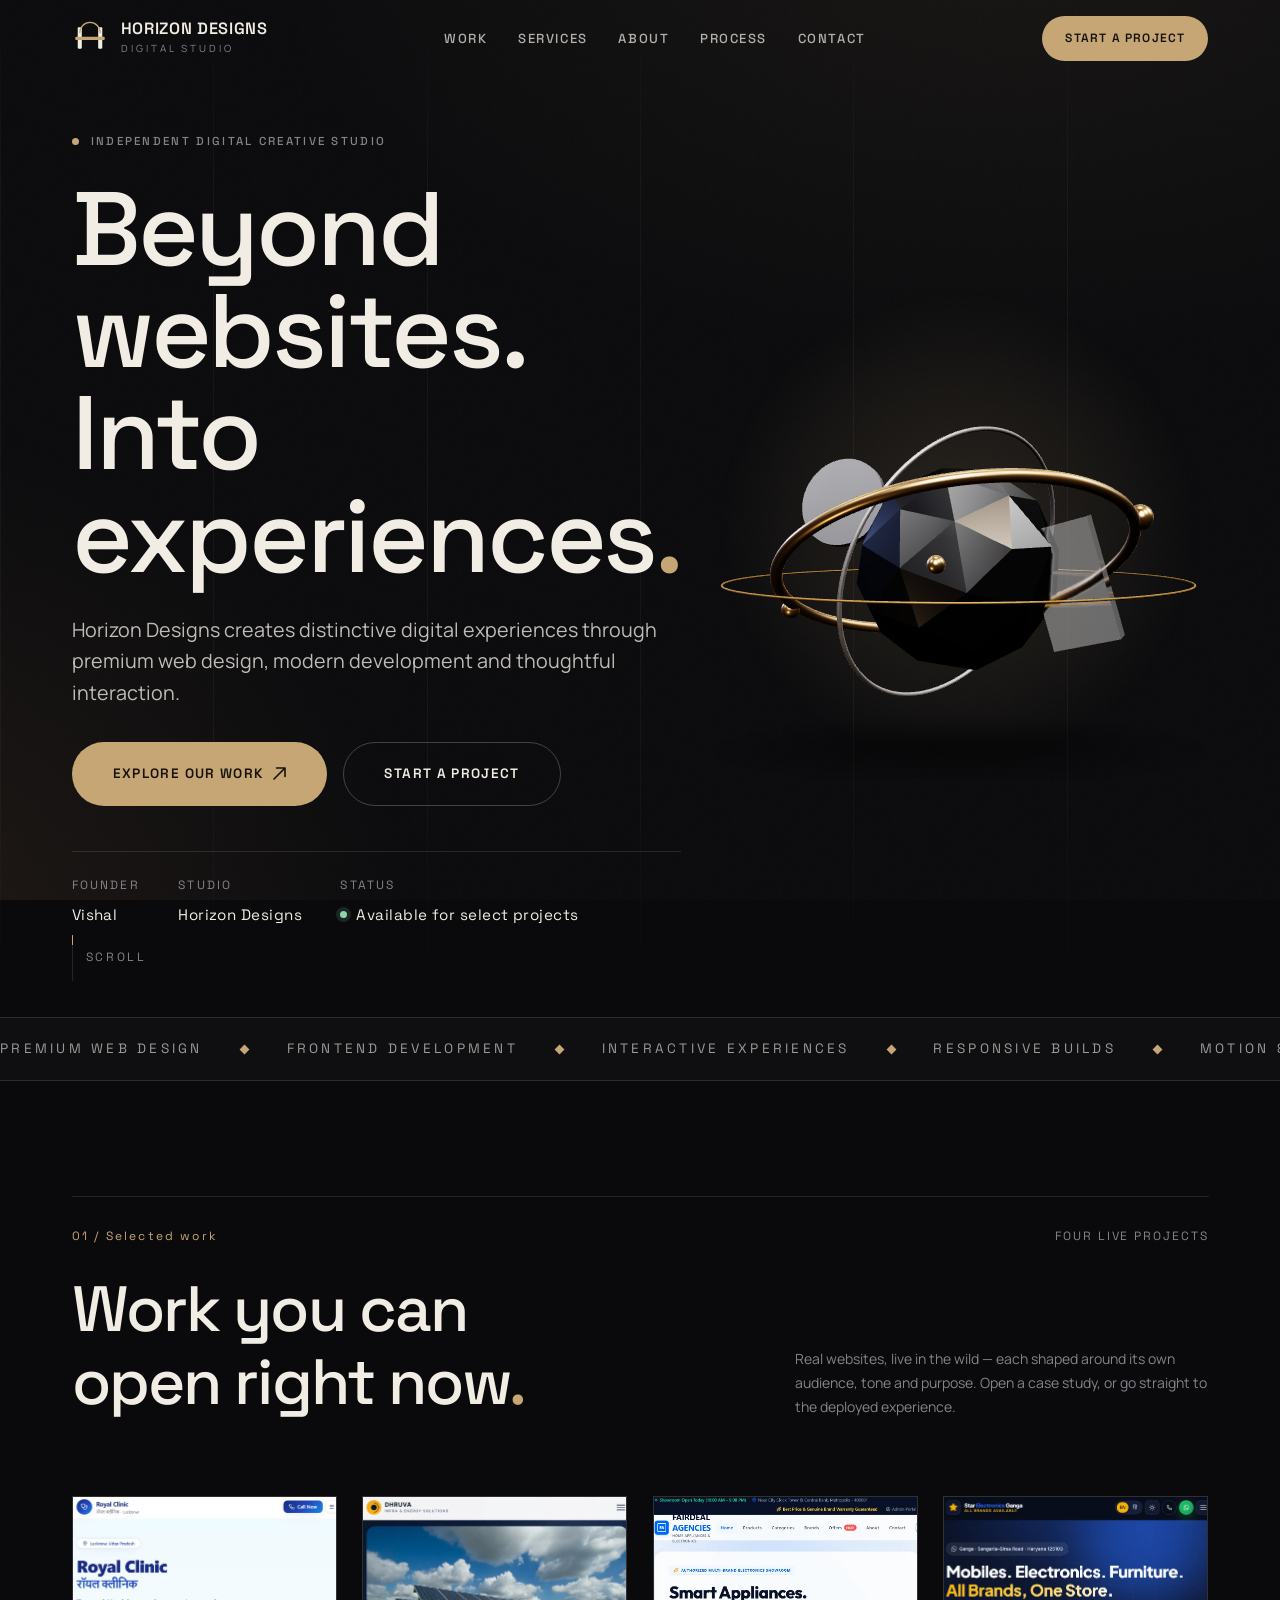
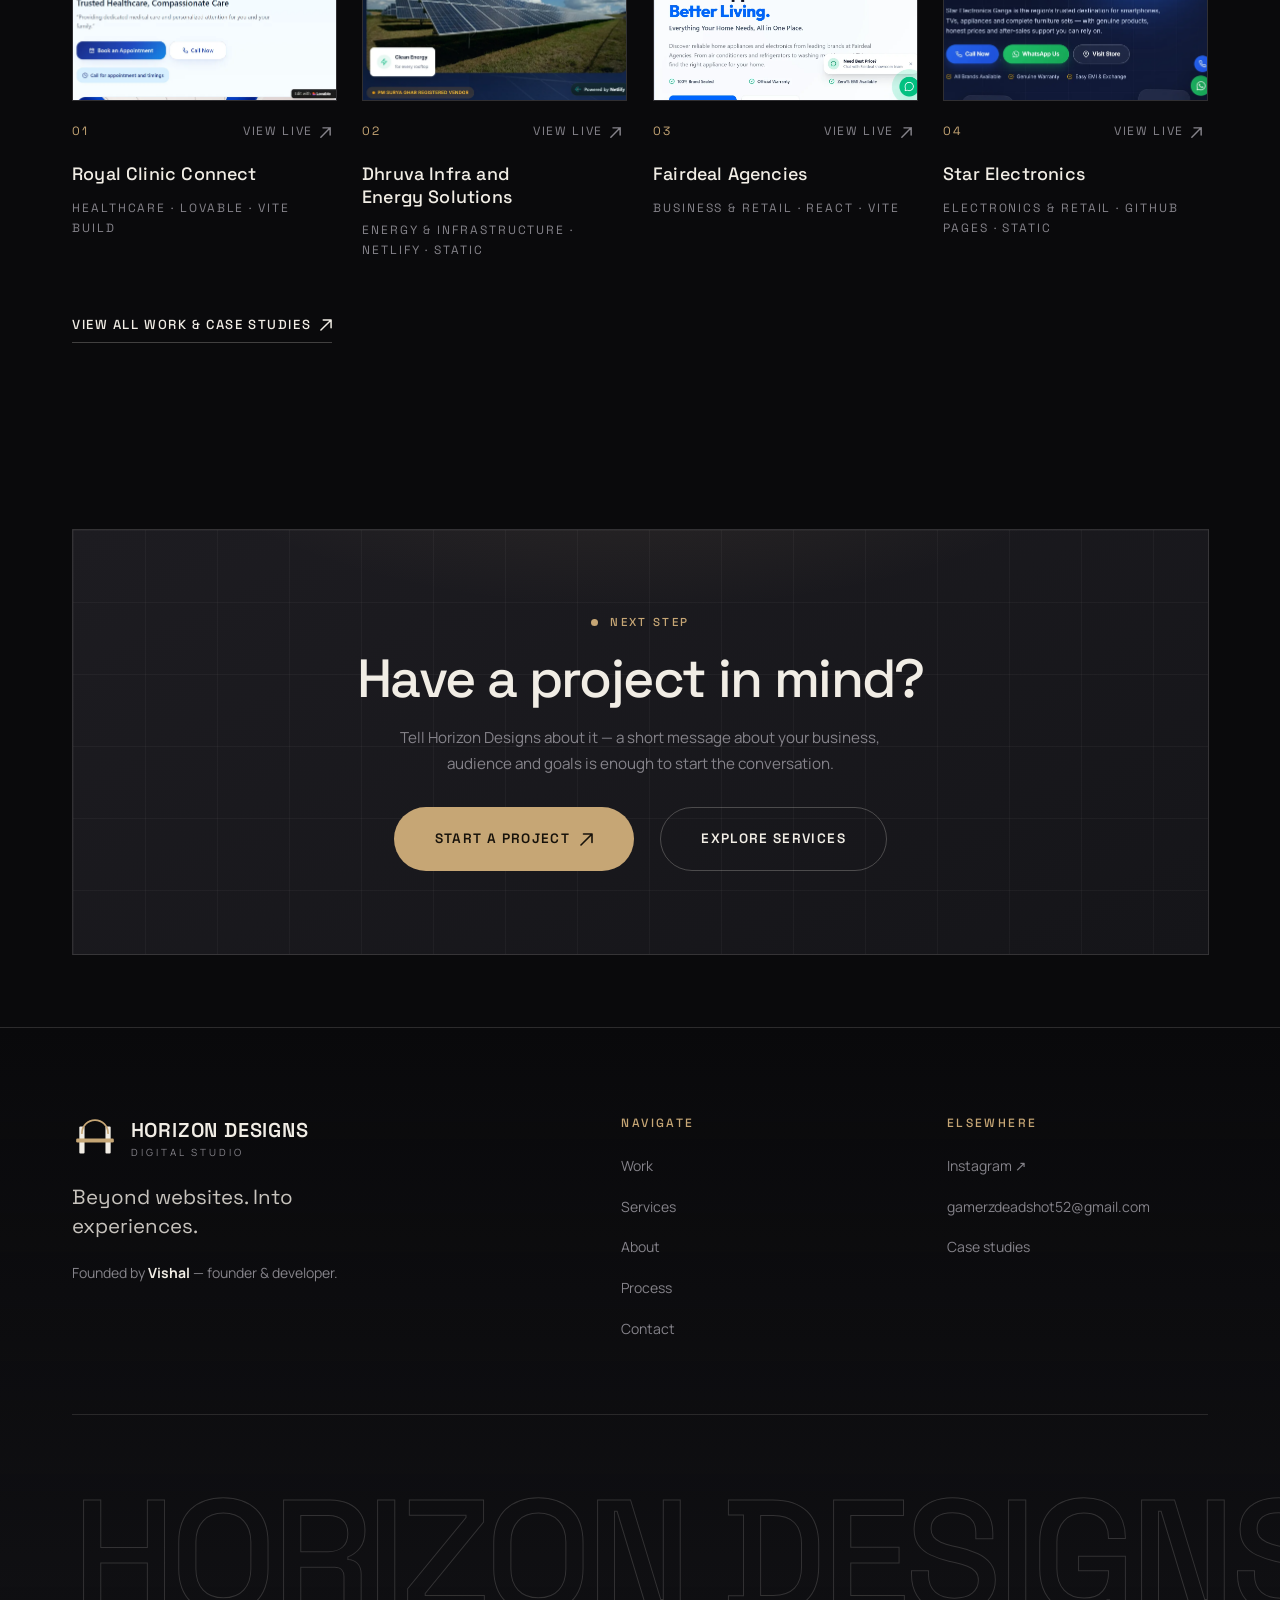
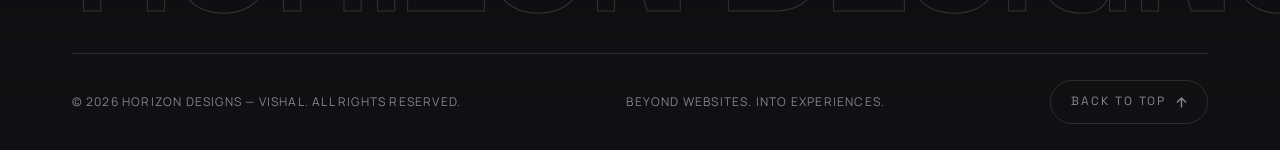
<file: portfolio web/index.html>
<!DOCTYPE html>
<html lang="en" class="no-js">
<head>
  <meta charset="UTF-8">
  <meta name="viewport" content="width=device-width, initial-scale=1">

  <!-- ============================================================
       HORIZON DESIGNS — Beyond websites. Into experiences.
       Independent digital creative studio by Vishal.
       ============================================================ -->
  <title>Horizon Designs — Beyond websites. Into experiences.</title>
  <meta name="description" content="Horizon Designs creates distinctive digital experiences through premium web design, modern development and thoughtful interaction. Founded by Vishal.">
  <meta name="author" content="Horizon Designs — Vishal">
  <meta name="theme-color" content="#0A0A0C">
  <!-- Add <link rel="canonical" href="https://your-domain.com/"> once the production domain is known. -->

  <!-- Open Graph / social sharing -->
  <meta property="og:type" content="website">
  <meta property="og:site_name" content="Horizon Designs">
  <meta property="og:title" content="Horizon Designs — Beyond websites. Into experiences.">
  <meta property="og:description" content="Premium web design, modern development and thoughtful interaction. Selected work by Horizon Designs, founded by Vishal.">
  <meta property="og:image" content="assets/images/og-cover.png">
  <meta property="og:image:alt" content="Horizon Designs — Beyond websites. Into experiences.">
  <meta name="twitter:card" content="summary_large_image">
  <meta name="twitter:title" content="Horizon Designs — Beyond websites. Into experiences.">
  <meta name="twitter:description" content="Premium web design, modern development and thoughtful interaction. Selected work by Horizon Designs.">
  <meta name="twitter:image" content="assets/images/og-cover.png">

  <!-- Icons -->
  <link rel="icon" href="assets/icons/favicon.svg" type="image/svg+xml">
  <link rel="mask-icon" href="assets/icons/favicon.svg" color="#C6A675">

  <!-- Self-hosted fonts — preloaded for fast first paint -->
  <link rel="preload" href="assets/fonts/SpaceGrotesk-var-latin.woff2" as="font" type="font/woff2" crossorigin>
  <link rel="preload" href="assets/fonts/Manrope-var-latin.woff2" as="font" type="font/woff2" crossorigin>

  <!-- Stylesheets -->
  <link rel="stylesheet" href="css/variables.css">
  <link rel="stylesheet" href="css/reset.css">
  <link rel="stylesheet" href="css/typography.css">
  <link rel="stylesheet" href="css/layout.css">
  <link rel="stylesheet" href="css/components.css">
  <link rel="stylesheet" href="css/animations.css">
  <link rel="stylesheet" href="css/responsive.css">

  <!-- Boot: swap no-js → js immediately; watchdog reverts if the bundle never boots. -->
  <script>
    (function () {
      var d = document.documentElement;
      d.classList.remove('no-js');
      setTimeout(function () {
        if (!window.__hdBooted) { d.classList.add('no-js'); d.classList.remove('js'); }
      }, 4000);
    })();
  </script>

  <!-- Three.js import map (only used by the hero, loaded lazily) -->
  <script type="importmap">
    { "imports": { "three": "./assets/vendor/three.module.min.js" } }
  </script>

  <!-- Structured data: verified information only -->
  <script type="application/ld+json">
  {
    "@context": "https://schema.org",
    "@type": "Organization",
    "name": "Horizon Designs",
    "description": "Horizon Designs creates distinctive digital experiences through premium web design, modern development and thoughtful interaction.",
    "email": "gamerzdeadshot52@gmail.com",
    "founder": { "@type": "Person", "name": "Vishal" },
    "sameAs": ["https://www.instagram.com/horizon___designs/"]
  }
  </script>
</head>

<body>
  <a class="skip-link" href="#main">Skip to content</a>

  <!-- Ambient background -->
  <div class="ambient" aria-hidden="true"></div>

  <!-- ====================================================================
       PRELOADER (home only — interior pages load instantly)
       ==================================================================== -->
  <div class="preloader" id="preloader" aria-hidden="true">
    <div class="preloader__inner">
      <svg class="preloader__mark" viewBox="0 0 44 44" fill="none" aria-hidden="true">
        <rect x="7" y="9" width="5" height="26" rx="1" fill="#F1EDE5"/>
        <rect x="32" y="9" width="5" height="26" rx="1" fill="#F1EDE5"/>
        <path d="M9.5 15.5A12.5 12.5 0 0 1 34.5 15.5" stroke="#C6A675" stroke-width="1.6" stroke-linecap="round"/>
        <rect x="4" y="20.5" width="36" height="4" rx="1.2" fill="#C6A675"/>
      </svg>
      <span class="preloader__word">Horizon Designs</span>
      <span class="preloader__bar"><span class="preloader__progress"></span></span>
    </div>
  </div>

  <!-- ====================================================================
       HEADER / NAVIGATION
       ==================================================================== -->
  <header class="site-header" id="site-header">
    <div class="container site-header__inner">
      <a class="brand" href="index.html" aria-label="Horizon Designs Digital Studio — home">
        <svg class="brand__mark" viewBox="0 0 44 44" fill="none" aria-hidden="true">
          <rect x="7" y="9" width="5" height="26" rx="1" fill="currentColor"/>
          <rect x="32" y="9" width="5" height="26" rx="1" fill="currentColor"/>
          <path d="M9.5 15.5A12.5 12.5 0 0 1 34.5 15.5" stroke="#C6A675" stroke-width="1.6" stroke-linecap="round"/>
          <rect x="4" y="20.5" width="36" height="4" rx="1.2" fill="#C6A675"/>
        </svg>
        <span>
          <span class="brand__name">Horizon Designs</span>
          <span class="brand__sub">Digital Studio</span>
        </span>
      </a>

      <nav class="nav-desktop" aria-label="Primary">
        <a class="nav-link" href="work.html">Work</a>
        <a class="nav-link" href="services.html">Services</a>
        <a class="nav-link" href="about.html">About</a>
        <a class="nav-link" href="process.html">Process</a>
        <a class="nav-link" href="contact.html">Contact</a>
      </nav>

      <div class="site-header__actions">
        <a class="btn btn--primary btn--sm" href="contact.html">Start a Project</a>
        <button class="nav-toggle" type="button" aria-expanded="false" aria-controls="mobile-menu" aria-label="Open menu">
          <span class="nav-toggle__lines" aria-hidden="true"><span></span><span></span></span>
        </button>
      </div>
    </div>

    <!-- Mobile menu -->
    <div class="mobile-menu" id="mobile-menu" aria-hidden="true">
      <nav class="container mobile-menu__inner" aria-label="Mobile">
        <ul class="mobile-menu__list">
          <li><a class="mobile-menu__link" href="work.html" style="--mm-delay: 60ms">Work</a></li>
          <li><a class="mobile-menu__link" href="services.html" style="--mm-delay: 120ms">Services</a></li>
          <li><a class="mobile-menu__link" href="about.html" style="--mm-delay: 180ms">About</a></li>
          <li><a class="mobile-menu__link" href="process.html" style="--mm-delay: 240ms">Process</a></li>
          <li><a class="mobile-menu__link" href="contact.html" style="--mm-delay: 300ms">Contact</a></li>
        </ul>
        <div class="mobile-menu__foot">
          <a class="btn btn--primary" href="contact.html" style="margin-bottom: 6px;">Start a Project</a>
          <a href="mailto:gamerzdeadshot52@gmail.com">gamerzdeadshot52@gmail.com</a>
          <a href="https://www.instagram.com/horizon___designs/" target="_blank" rel="noopener noreferrer">Instagram — horizon___designs</a>
        </div>
      </nav>
    </div>
  </header>

  <main id="main">

    <!-- ==================================================================
         HERO
         ================================================================== -->
    <section class="hero" id="top" aria-labelledby="hero-title">
      <div class="container hero__grid">

        <div class="hero__copy">
          <p class="eyebrow" data-hero-item style="--hero-delay: 900ms">Independent digital creative studio</p>

          <h1 class="hero-title" id="hero-title">
            <span class="line-mask" style="--line-delay: 760ms"><span>Beyond websites.</span></span>
            <span class="line-mask" style="--line-delay: 880ms"><span>Into experiences<span class="accent">.</span></span></span>
          </h1>

          <p class="lead hero__lead" data-hero-item style="--hero-delay: 1060ms">
            Horizon Designs creates distinctive digital experiences through premium web design,
            modern development and thoughtful interaction.
          </p>

          <div class="hero__ctas" data-hero-item style="--hero-delay: 1180ms">
            <a class="btn btn--primary btn--lg" href="work.html">
              Explore Our Work
              <span class="btn__arrow" aria-hidden="true">
                <svg width="13" height="13" viewBox="0 0 13 13" fill="none"><path d="M1 12L12 1M12 1H3.5M12 1v8.5" stroke="currentColor" stroke-width="1.6" stroke-linecap="round" stroke-linejoin="round"/></svg>
              </span>
            </a>
            <a class="btn btn--ghost btn--lg" href="contact.html">Start a Project</a>
          </div>

          <dl class="hero__meta" data-hero-item style="--hero-delay: 1300ms">
            <div class="hero__meta-item">
              <dt>Founder</dt>
              <dd>Vishal</dd>
            </div>
            <div class="hero__meta-item">
              <dt>Studio</dt>
              <dd>Horizon Designs</dd>
            </div>
            <div class="hero__meta-item">
              <dt>Status</dt>
              <dd class="availability">
                <span class="availability-dot" aria-hidden="true"></span>
                Available for select projects
              </dd>
            </div>
          </dl>
        </div>

        <div class="hero__visual" data-hero-item style="--hero-delay: 480ms">
          <div class="hero__glow" aria-hidden="true"></div>

          <!-- 3D sculpture — enhanced progressively via Three.js -->
          <canvas id="hero-canvas" aria-hidden="true"></canvas>

          <!-- CSS sculpture fallback (no WebGL / JS failure / static reveal) -->
          <div class="hero-fallback" aria-hidden="true">
            <div class="hero-fallback__stage">
              <span class="hero-fallback__ring"></span>
              <span class="hero-fallback__ring"></span>
              <span class="hero-fallback__ring"></span>
              <span class="hero-fallback__core"></span>
            </div>
          </div>

          <p class="visually-hidden">
            An abstract sculpture of brushed metal and bronze rings around a dark faceted core,
            with a translucent glass slab — the Horizon Designs visual signature.
          </p>
        </div>
      </div>

      <div class="scroll-cue" aria-hidden="true">
        <span class="scroll-cue__rail"><span class="scroll-cue__dot"></span></span>
        <span>Scroll</span>
      </div>
    </section>

    <!-- ==================================================================
         CAPABILITY MARQUEE
         ================================================================== -->
    <div class="marquee" aria-hidden="true">
      <div class="marquee__track">
        <div class="marquee__group">
          <span class="marquee__item">Premium Web Design</span>
          <span class="marquee__item">Frontend Development</span>
          <span class="marquee__item">Interactive Experiences</span>
          <span class="marquee__item">Responsive Builds</span>
          <span class="marquee__item">Motion &amp; Interaction</span>
          <span class="marquee__item">Deployment &amp; Optimization</span>
        </div>
        <div class="marquee__group">
          <span class="marquee__item">Premium Web Design</span>
          <span class="marquee__item">Frontend Development</span>
          <span class="marquee__item">Interactive Experiences</span>
          <span class="marquee__item">Responsive Builds</span>
          <span class="marquee__item">Motion &amp; Interaction</span>
          <span class="marquee__item">Deployment &amp; Optimization</span>
        </div>
      </div>
    </div>

    <!-- ==================================================================
         SELECTED WORK (teaser — full showcase on the Work page)
         ================================================================== -->
    <section class="section" id="work" aria-labelledby="work-title">
      <div class="container">
        <header class="section-head" data-reveal>
          <div class="section-head__top">
            <span class="index-label">01 / Selected work</span>
            <span class="meta-text">Four live projects</span>
          </div>
          <div class="section-head__grid">
            <h2 class="section-title" id="work-title">Work you can open right now<span class="dot-accent"></span></h2>
            <p class="section-head__intro">
              Real websites, live in the wild — each shaped around its own audience, tone and
              purpose. Open a case study, or go straight to the deployed experience.
            </p>
          </div>
        </header>

        <div class="work-teaser">

          <article class="teaser-card" data-reveal>
            <a class="teaser-card__media" href="projects/royal-clinic-connect.html"
               aria-label="Open the Royal Clinic Connect case study">
              <img src="assets/images/royal-clinic-connect.webp"
                   width="1090" height="830" decoding="async"
                   alt="Screenshot of the Royal Clinic Connect website: the Royal Clinic homepage with bilingual heading and appointment buttons">
            </a>
            <div class="teaser-card__top">
              <span class="index-label">01</span>
              <a class="teaser-card__live" href="https://royal-clinic-connect.lovable.app/" target="_blank" rel="noopener noreferrer">
                View live
                <svg width="11" height="11" viewBox="0 0 13 13" fill="none" aria-hidden="true"><path d="M1 12L12 1M12 1H3.5M12 1v8.5" stroke="currentColor" stroke-width="1.7" stroke-linecap="round" stroke-linejoin="round"/></svg>
              </a>
            </div>
            <h3 class="teaser-card__title">
              <a href="projects/royal-clinic-connect.html">Royal Clinic Connect</a>
            </h3>
            <p class="teaser-card__cat meta-text">Healthcare · Lovable · Vite build</p>
          </article>

          <article class="teaser-card" data-reveal style="--reveal-delay: 70ms">
            <a class="teaser-card__media" href="projects/dhruva-infra.html"
               aria-label="Open the Dhruva Infra and Energy Solutions case study">
              <img src="assets/images/dhruva-infra.webp" loading="lazy"
                   width="1090" height="830" decoding="async"
                   alt="Screenshot of the Dhruva Infra and Energy Solutions website homepage showing a solar panel field hero image">
            </a>
            <div class="teaser-card__top">
              <span class="index-label">02</span>
              <a class="teaser-card__live" href="https://vermillion-crepe-007be0.netlify.app/" target="_blank" rel="noopener noreferrer">
                View live
                <svg width="11" height="11" viewBox="0 0 13 13" fill="none" aria-hidden="true"><path d="M1 12L12 1M12 1H3.5M12 1v8.5" stroke="currentColor" stroke-width="1.7" stroke-linecap="round" stroke-linejoin="round"/></svg>
              </a>
            </div>
            <h3 class="teaser-card__title">
              <a href="projects/dhruva-infra.html">Dhruva Infra and Energy Solutions</a>
            </h3>
            <p class="teaser-card__cat meta-text">Energy &amp; Infrastructure · Netlify · Static</p>
          </article>

          <article class="teaser-card" data-reveal style="--reveal-delay: 140ms">
            <a class="teaser-card__media" href="projects/fairdeal-agencies.html"
               aria-label="Open the Fairdeal Agencies case study">
              <img src="assets/images/fairdeal-agencies.webp" loading="lazy"
                   width="1101" height="819" decoding="async"
                   alt="Screenshot of the Fairdeal Agencies website homepage with the headline Smart Appliances. Better Living.">
            </a>
            <div class="teaser-card__top">
              <span class="index-label">03</span>
              <a class="teaser-card__live" href="https://fairdeal-agencies.ai.studio/" target="_blank" rel="noopener noreferrer">
                View live
                <svg width="11" height="11" viewBox="0 0 13 13" fill="none" aria-hidden="true"><path d="M1 12L12 1M12 1H3.5M12 1v8.5" stroke="currentColor" stroke-width="1.7" stroke-linecap="round" stroke-linejoin="round"/></svg>
              </a>
            </div>
            <h3 class="teaser-card__title">
              <a href="projects/fairdeal-agencies.html">Fairdeal Agencies</a>
            </h3>
            <p class="teaser-card__cat meta-text">Business &amp; Retail · React · Vite</p>
          </article>

          <article class="teaser-card" data-reveal style="--reveal-delay: 210ms">
            <a class="teaser-card__media" href="projects/star-electronics.html"
               aria-label="Open the Star Electronics case study">
              <img src="assets/images/star-electronics.webp" loading="lazy"
                   width="1090" height="830" decoding="async"
                   alt="Screenshot of the Star Electronics website homepage with the headline Mobiles. Electronics. Furniture. All Brands, One Store.">
            </a>
            <div class="teaser-card__top">
              <span class="index-label">04</span>
              <a class="teaser-card__live" href="https://gamerzdeadshot52-beep.github.io/Star-electronics-4/" target="_blank" rel="noopener noreferrer">
                View live
                <svg width="11" height="11" viewBox="0 0 13 13" fill="none" aria-hidden="true"><path d="M1 12L12 1M12 1H3.5M12 1v8.5" stroke="currentColor" stroke-width="1.7" stroke-linecap="round" stroke-linejoin="round"/></svg>
              </a>
            </div>
            <h3 class="teaser-card__title">
              <a href="projects/star-electronics.html">Star Electronics</a>
            </h3>
            <p class="teaser-card__cat meta-text">Electronics &amp; Retail · GitHub Pages · Static</p>
          </article>

        </div>

        <p style="margin-top: clamp(30px, 4vw, 48px);" data-reveal>
          <a class="link-arrow" href="work.html">
            View all work &amp; case studies
            <svg width="12" height="12" viewBox="0 0 13 13" fill="none" aria-hidden="true"><path d="M1 12L12 1M12 1H3.5M12 1v8.5" stroke="currentColor" stroke-width="1.6" stroke-linecap="round" stroke-linejoin="round"/></svg>
          </a>
        </p>
      </div>
    </section>

    <!-- ==================================================================
         CTA BAND
         ================================================================== -->
    <section class="section section--tight" aria-label="Start a project">
      <div class="container">
        <div class="cta-band" data-reveal>
          <p class="eyebrow">Next step</p>
          <h2 class="cta-band__title">Have a project in mind?</h2>
          <p class="cta-band__lead">
            Tell Horizon Designs about it — a short message about your business, audience and
            goals is enough to start the conversation.
          </p>
          <div class="cta-band__actions">
            <a class="btn btn--primary btn--lg" href="contact.html">
              Start a Project
              <span class="btn__arrow" aria-hidden="true">
                <svg width="13" height="13" viewBox="0 0 13 13" fill="none"><path d="M1 12L12 1M12 1H3.5M12 1v8.5" stroke="currentColor" stroke-width="1.6" stroke-linecap="round" stroke-linejoin="round"/></svg>
              </span>
            </a>
            <a class="btn btn--ghost btn--lg" href="services.html">Explore Services</a>
          </div>
        </div>
      </div>
    </section>

  </main>

  <!-- ====================================================================
       FOOTER
       ==================================================================== -->
  <footer class="site-footer">
    <div class="container">
      <div class="footer__top">
        <div class="footer__brand">
          <a class="brand brand--footer" href="index.html" aria-label="Horizon Designs Digital Studio — home">
            <svg class="brand__mark" viewBox="0 0 44 44" fill="none" aria-hidden="true">
              <rect x="7" y="9" width="5" height="26" rx="1" fill="currentColor"/>
              <rect x="32" y="9" width="5" height="26" rx="1" fill="currentColor"/>
              <path d="M9.5 15.5A12.5 12.5 0 0 1 34.5 15.5" stroke="#C6A675" stroke-width="1.6" stroke-linecap="round"/>
              <rect x="4" y="20.5" width="36" height="4" rx="1.2" fill="#C6A675"/>
            </svg>
            <span>
              <span class="brand__name">Horizon Designs</span>
              <span class="brand__sub">Digital Studio</span>
            </span>
          </a>
          <p class="footer__tagline">Beyond websites. Into experiences.</p>
          <p class="muted" style="font-size: var(--fs-small);">
            Founded by <strong style="color: var(--c-ivory);">Vishal</strong> — founder &amp; developer.
          </p>
        </div>

        <nav aria-label="Footer">
          <h2 class="footer__col-title">Navigate</h2>
          <ul class="footer__links">
            <li><a href="work.html">Work</a></li>
            <li><a href="services.html">Services</a></li>
            <li><a href="about.html">About</a></li>
            <li><a href="process.html">Process</a></li>
            <li><a href="contact.html">Contact</a></li>
          </ul>
        </nav>

        <div>
          <h2 class="footer__col-title">Elsewhere</h2>
          <ul class="footer__links">
            <li><a href="https://www.instagram.com/horizon___designs/" target="_blank" rel="noopener noreferrer">Instagram ↗</a></li>
            <li><a href="mailto:gamerzdeadshot52@gmail.com">gamerzdeadshot52@gmail.com</a></li>
            <li><a href="work.html">Case studies</a></li>
          </ul>
        </div>
      </div>

      <p class="footer__wordmark" aria-hidden="true">Horizon Designs</p>

      <div class="footer__bottom">
        <span>© <span id="year">2026</span> Horizon Designs — Vishal. All rights reserved.</span>
        <span>Beyond websites. Into experiences.</span>
        <a class="back-to-top" href="#top">
          Back to top
          <svg width="11" height="11" viewBox="0 0 12 12" fill="none" aria-hidden="true"><path d="M6 11V1M1.5 5.5 6 1l4.5 4.5" stroke="currentColor" stroke-width="1.6" stroke-linecap="round" stroke-linejoin="round"/></svg>
        </a>
      </div>
    </div>
  </footer>

  <script type="module" src="js/main.js"></script>
</body>
</html>
</file>
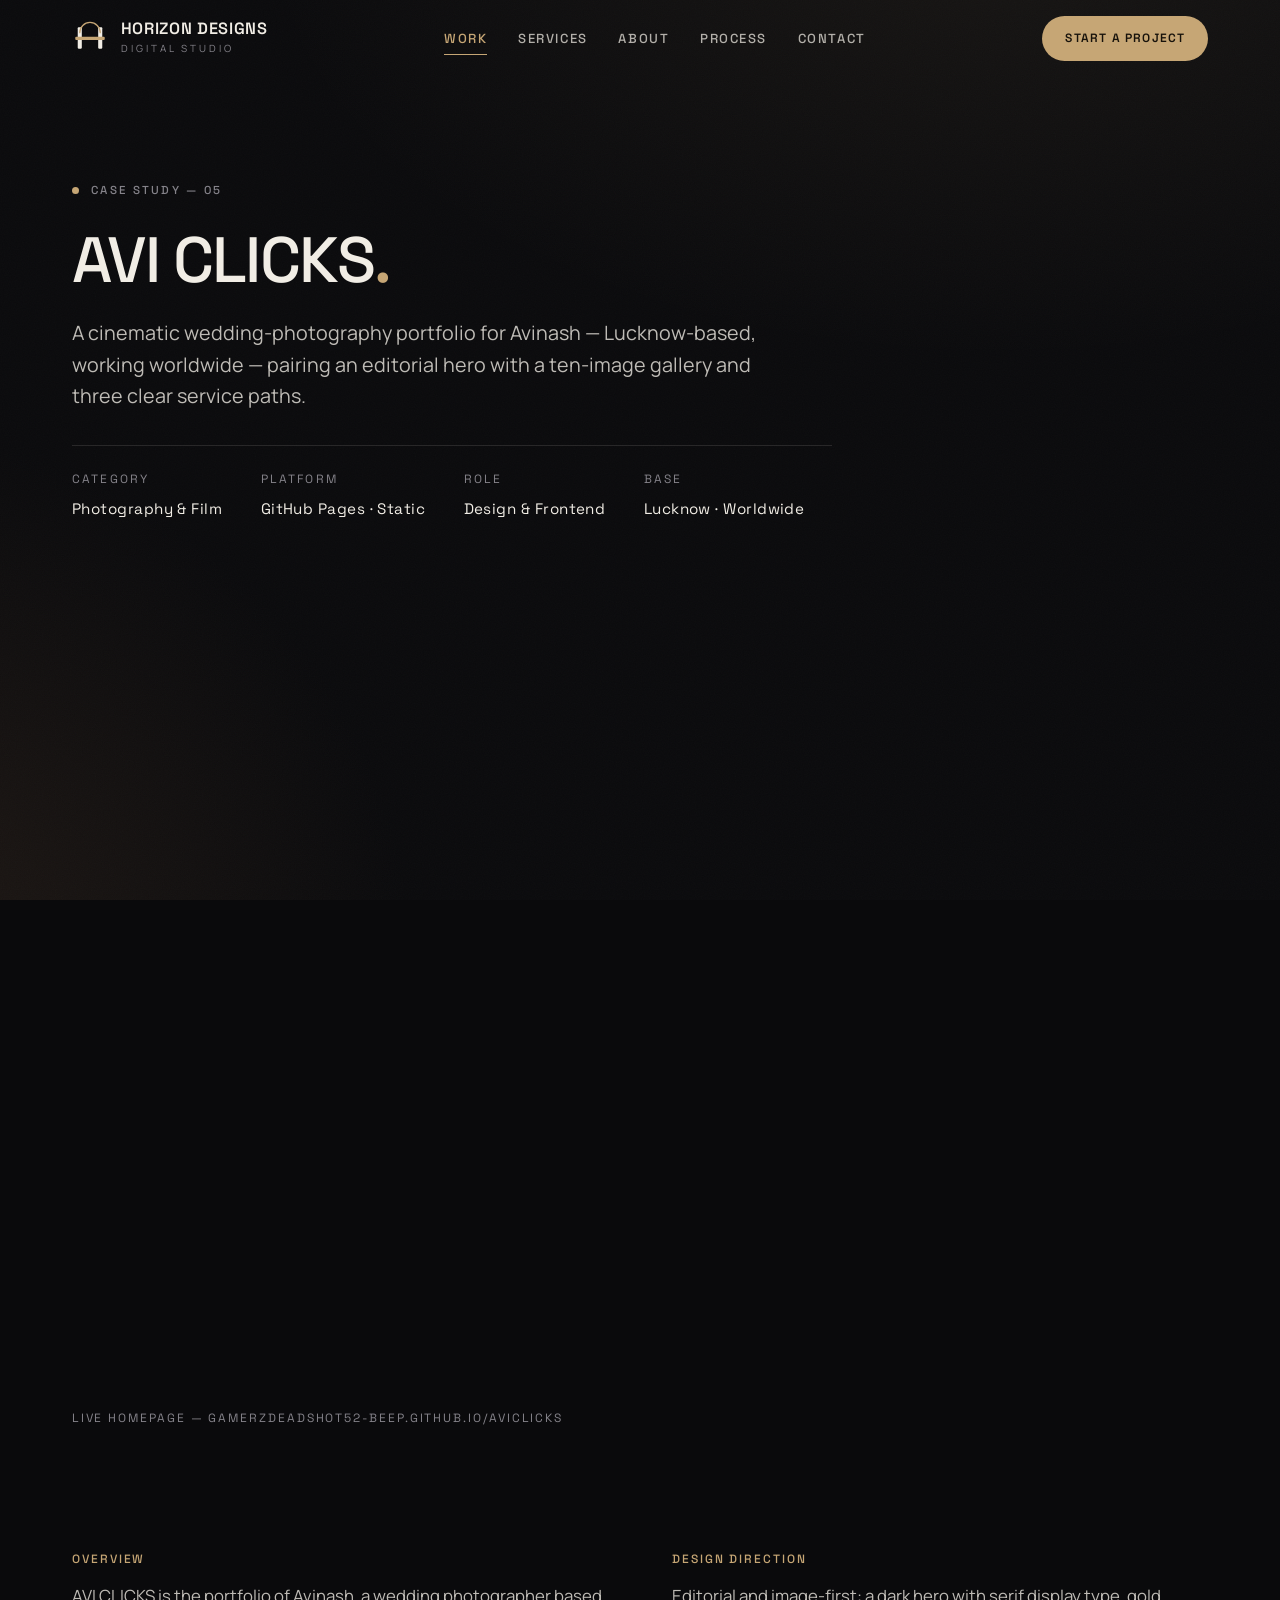
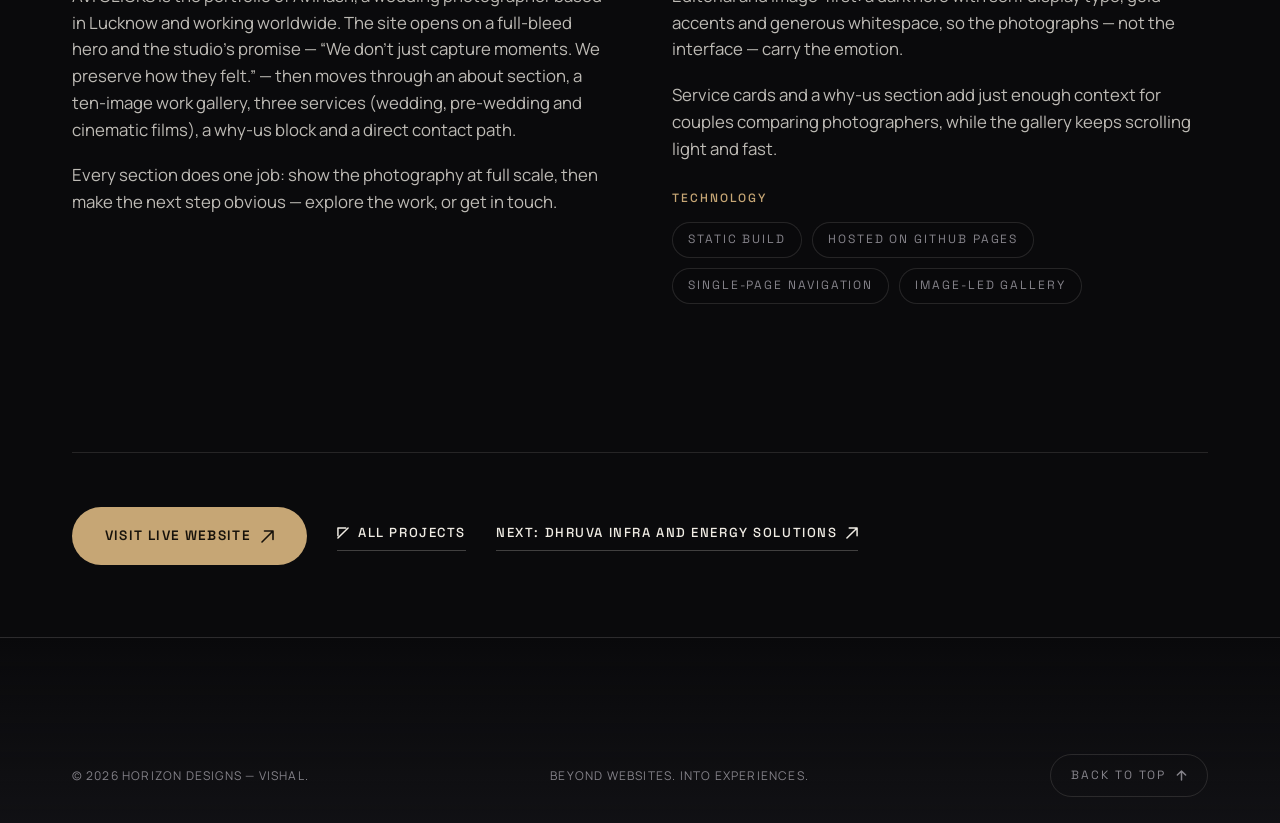
<file: aviclicks.html>
<!DOCTYPE html>
<html lang="en" class="no-js">
<head>
  <meta charset="UTF-8">
  <meta name="viewport" content="width=device-width, initial-scale=1">
  <title>AVI CLICKS — Case Study | Horizon Designs</title>
  <meta name="description" content="Case study: AVI CLICKS — a cinematic wedding-photography portfolio for Avinash in Lucknow, working worldwide, designed and built by Horizon Designs.">
  <meta name="theme-color" content="#0A0A0C">
  <meta property="og:type" content="article">
  <meta property="og:site_name" content="Horizon Designs">
  <meta property="og:title" content="AVI CLICKS — Case Study | Horizon Designs">
  <meta property="og:description" content="A cinematic wedding-photography portfolio — editorial hero, ten-image gallery and three service paths from first look to enquiry.">
  <meta property="og:image" content="../assets/images/og-cover.png">
  <meta name="twitter:card" content="summary_large_image">
  <link rel="icon" href="../assets/icons/favicon.svg" type="image/svg+xml">
  <link rel="preload" href="../assets/fonts/SpaceGrotesk-var-latin.woff2" as="font" type="font/woff2" crossorigin>
  <link rel="preload" href="../assets/fonts/Manrope-var-latin.woff2" as="font" type="font/woff2" crossorigin>
  <link rel="stylesheet" href="../css/variables.css">
  <link rel="stylesheet" href="../css/reset.css">
  <link rel="stylesheet" href="../css/typography.css">
  <link rel="stylesheet" href="../css/layout.css">
  <link rel="stylesheet" href="../css/components.css">
  <link rel="stylesheet" href="../css/animations.css">
  <link rel="stylesheet" href="../css/responsive.css">
  <script>
    (function () {
      var d = document.documentElement;
      d.classList.remove('no-js');
      setTimeout(function () {
        if (!window.__hdBooted) { d.classList.add('no-js'); d.classList.remove('js'); }
      }, 4000);
    })();
  </script>
</head>

<body>
  <a class="skip-link" href="#main">Skip to content</a>
  <div class="ambient" aria-hidden="true"></div>

  <header class="site-header is-scrolled" id="site-header">
    <div class="container site-header__inner">
      <a class="brand" href="../index.html" aria-label="Horizon Designs Digital Studio — home">
        <svg class="brand__mark" viewBox="0 0 44 44" fill="none" aria-hidden="true">
          <rect x="7" y="9" width="5" height="26" rx="1" fill="currentColor"/>
          <rect x="32" y="9" width="5" height="26" rx="1" fill="currentColor"/>
          <path d="M9.5 15.5A12.5 12.5 0 0 1 34.5 15.5" stroke="#C6A675" stroke-width="1.6" stroke-linecap="round"/>
          <rect x="4" y="20.5" width="36" height="4" rx="1.2" fill="#C6A675"/>
        </svg>
        <span>
          <span class="brand__name">Horizon Designs</span>
          <span class="brand__sub">Digital Studio</span>
        </span>
      </a>

      <nav class="nav-desktop" aria-label="Primary">
        <a class="nav-link is-active" href="../work.html">Work</a>
        <a class="nav-link" href="../services.html">Services</a>
        <a class="nav-link" href="../about.html">About</a>
        <a class="nav-link" href="../process.html">Process</a>
        <a class="nav-link" href="../contact.html">Contact</a>
      </nav>

      <div class="site-header__actions">
        <a class="btn btn--primary btn--sm" href="../contact.html">Start a Project</a>
        <button class="nav-toggle" type="button" aria-expanded="false" aria-controls="mobile-menu" aria-label="Open menu">
          <span class="nav-toggle__lines" aria-hidden="true"><span></span><span></span></span>
        </button>
      </div>
    </div>

    <div class="mobile-menu" id="mobile-menu" aria-hidden="true">
      <nav class="container mobile-menu__inner" aria-label="Mobile">
        <ul class="mobile-menu__list">
          <li><a class="mobile-menu__link" href="../work.html" style="--mm-delay: 60ms">Work</a></li>
          <li><a class="mobile-menu__link" href="../services.html" style="--mm-delay: 120ms">Services</a></li>
          <li><a class="mobile-menu__link" href="../about.html" style="--mm-delay: 180ms">About</a></li>
          <li><a class="mobile-menu__link" href="../process.html" style="--mm-delay: 240ms">Process</a></li>
          <li><a class="mobile-menu__link" href="../contact.html" style="--mm-delay: 300ms">Contact</a></li>
        </ul>
        <div class="mobile-menu__foot">
          <a class="btn btn--primary" href="../contact.html" style="margin-bottom: 6px;">Start a Project</a>
          <a href="mailto:gamerzdeadshot52@gmail.com">gamerzdeadshot52@gmail.com</a>
        </div>
      </nav>
    </div>
  </header>

  <main id="main">
    <section class="section" style="padding-top: calc(var(--header-h) + clamp(48px, 8vw, 96px));" aria-labelledby="case-title">
      <div class="container">
        <p class="eyebrow" data-reveal>Case study — 05</p>

        <h1 class="section-title" id="case-title" data-reveal style="margin-top: 22px;">
          AVI CLICKS<span class="dot-accent"></span>
        </h1>

        <p class="lead" data-reveal style="margin-top: 20px; max-width: 60ch;">
          A cinematic wedding-photography portfolio for Avinash — Lucknow-based, working
          worldwide — pairing an editorial hero with a ten-image gallery and three clear
          service paths.
        </p>

        <dl class="hero__meta" data-reveal style="margin-top: 34px; max-width: 760px;">
          <div class="hero__meta-item"><dt>Category</dt><dd>Photography &amp; Film</dd></div>
          <div class="hero__meta-item"><dt>Platform</dt><dd>GitHub Pages · Static</dd></div>
          <div class="hero__meta-item"><dt>Role</dt><dd>Design &amp; Frontend</dd></div>
          <div class="hero__meta-item"><dt>Base</dt><dd>Lucknow · Worldwide</dd></div>
        </dl>
      </div>
    </section>

    <section class="section" style="padding-block: clamp(24px, 4vw, 48px);" aria-label="Project screenshot">
      <div class="container">
        <figure class="project__media" data-reveal="mask" style="border-color: var(--c-bronze-line);">
          <img src="../assets/images/aviclicks.webp"
               width="1090" height="830" decoding="async"
               alt="Screenshot of the live AVI CLICKS website: a wedding-photography homepage with the headline AVI Clicks and the quote We don’t just capture moments. We preserve how they felt.">
        </figure>
        <figcaption class="meta-text" style="margin-top: 14px; display: block;">
          Live homepage — gamerzdeadshot52-beep.github.io/Aviclicks
        </figcaption>
      </div>
    </section>

    <section class="section" style="padding-block: clamp(40px, 6vw, 80px);" aria-label="Case study details">
      <div class="container split">
        <div data-reveal>
          <h2 class="meta-text" style="color: var(--c-bronze); margin-bottom: 16px;">Overview</h2>
          <div class="prose lead" style="font-size: var(--fs-body);">
            <p>
              AVI CLICKS is the portfolio of Avinash, a wedding photographer based in
              Lucknow and working worldwide. The site opens on a full-bleed hero and the
              studio’s promise — “We don’t just capture moments. We preserve how they
              felt.” — then moves through an about section, a ten-image work gallery,
              three services (wedding, pre-wedding and cinematic films), a why-us block
              and a direct contact path.
            </p>
            <p>
              Every section does one job: show the photography at full scale, then make
              the next step obvious — explore the work, or get in touch.
            </p>
          </div>
        </div>

        <div data-reveal style="--reveal-delay: 80ms;">
          <h2 class="meta-text" style="color: var(--c-bronze); margin-bottom: 16px;">Design direction</h2>
          <div class="prose lead" style="font-size: var(--fs-body);">
            <p>
              Editorial and image-first: a dark hero with serif display type, gold accents
              and generous whitespace, so the photographs — not the interface — carry the
              emotion.
            </p>
            <p>
              Service cards and a why-us section add just enough context for couples
              comparing photographers, while the gallery keeps scrolling light and fast.
            </p>
          </div>

          <h2 class="meta-text" style="color: var(--c-bronze); margin: 30px 0 16px;">Technology</h2>
          <div class="about__skills">
            <span class="chip">Static build</span>
            <span class="chip">Hosted on GitHub Pages</span>
            <span class="chip">Single-page navigation</span>
            <span class="chip">Image-led gallery</span>
          </div>
        </div>
      </div>
    </section>

    <section class="section section--tight" aria-label="Project links">
      <div class="container" data-reveal>
        <hr class="rule" style="margin-bottom: clamp(30px, 5vw, 54px);">
        <div style="display: flex; flex-wrap: wrap; gap: 18px 30px; align-items: center;">
          <a class="btn btn--primary" href="https://gamerzdeadshot52-beep.github.io/Aviclicks/#portfolio" target="_blank" rel="noopener noreferrer">
            Visit Live Website
            <span class="btn__arrow" aria-hidden="true">
              <svg width="13" height="13" viewBox="0 0 13 13" fill="none"><path d="M1 12L12 1M12 1H3.5M12 1v8.5" stroke="currentColor" stroke-width="1.6" stroke-linecap="round" stroke-linejoin="round"/></svg>
            </span>
          </a>
          <a class="link-arrow" href="../work.html">
            <svg width="12" height="12" viewBox="0 0 13 13" fill="none" aria-hidden="true"><path d="M12 1 1 12M1 1h8.5M1 1v8.5" stroke="currentColor" stroke-width="1.6" stroke-linecap="round" stroke-linejoin="round"/></svg>
            All projects
          </a>
          <a class="link-arrow" href="dhruva-infra.html">
            Next: Dhruva Infra and Energy Solutions
            <svg width="12" height="12" viewBox="0 0 13 13" fill="none" aria-hidden="true"><path d="M1 12L12 1M12 1H3.5M12 1v8.5" stroke="currentColor" stroke-width="1.6" stroke-linecap="round" stroke-linejoin="round"/></svg>
          </a>
        </div>
      </div>
    </section>
  </main>

  <footer class="site-footer">
    <div class="container">
      <div class="footer__bottom" style="border-top: none;">
        <span>© <span id="year">2026</span> Horizon Designs — Vishal.</span>
        <span>Beyond websites. Into experiences.</span>
        <a class="back-to-top" href="#main">
          Back to top
          <svg width="11" height="11" viewBox="0 0 12 12" fill="none" aria-hidden="true"><path d="M6 11V1M1.5 5.5 6 1l4.5 4.5" stroke="currentColor" stroke-width="1.6" stroke-linecap="round" stroke-linejoin="round"/></svg>
        </a>
      </div>
    </div>
  </footer>

  <script type="module" src="../js/main.js"></script>
</body>
</html>
</file>
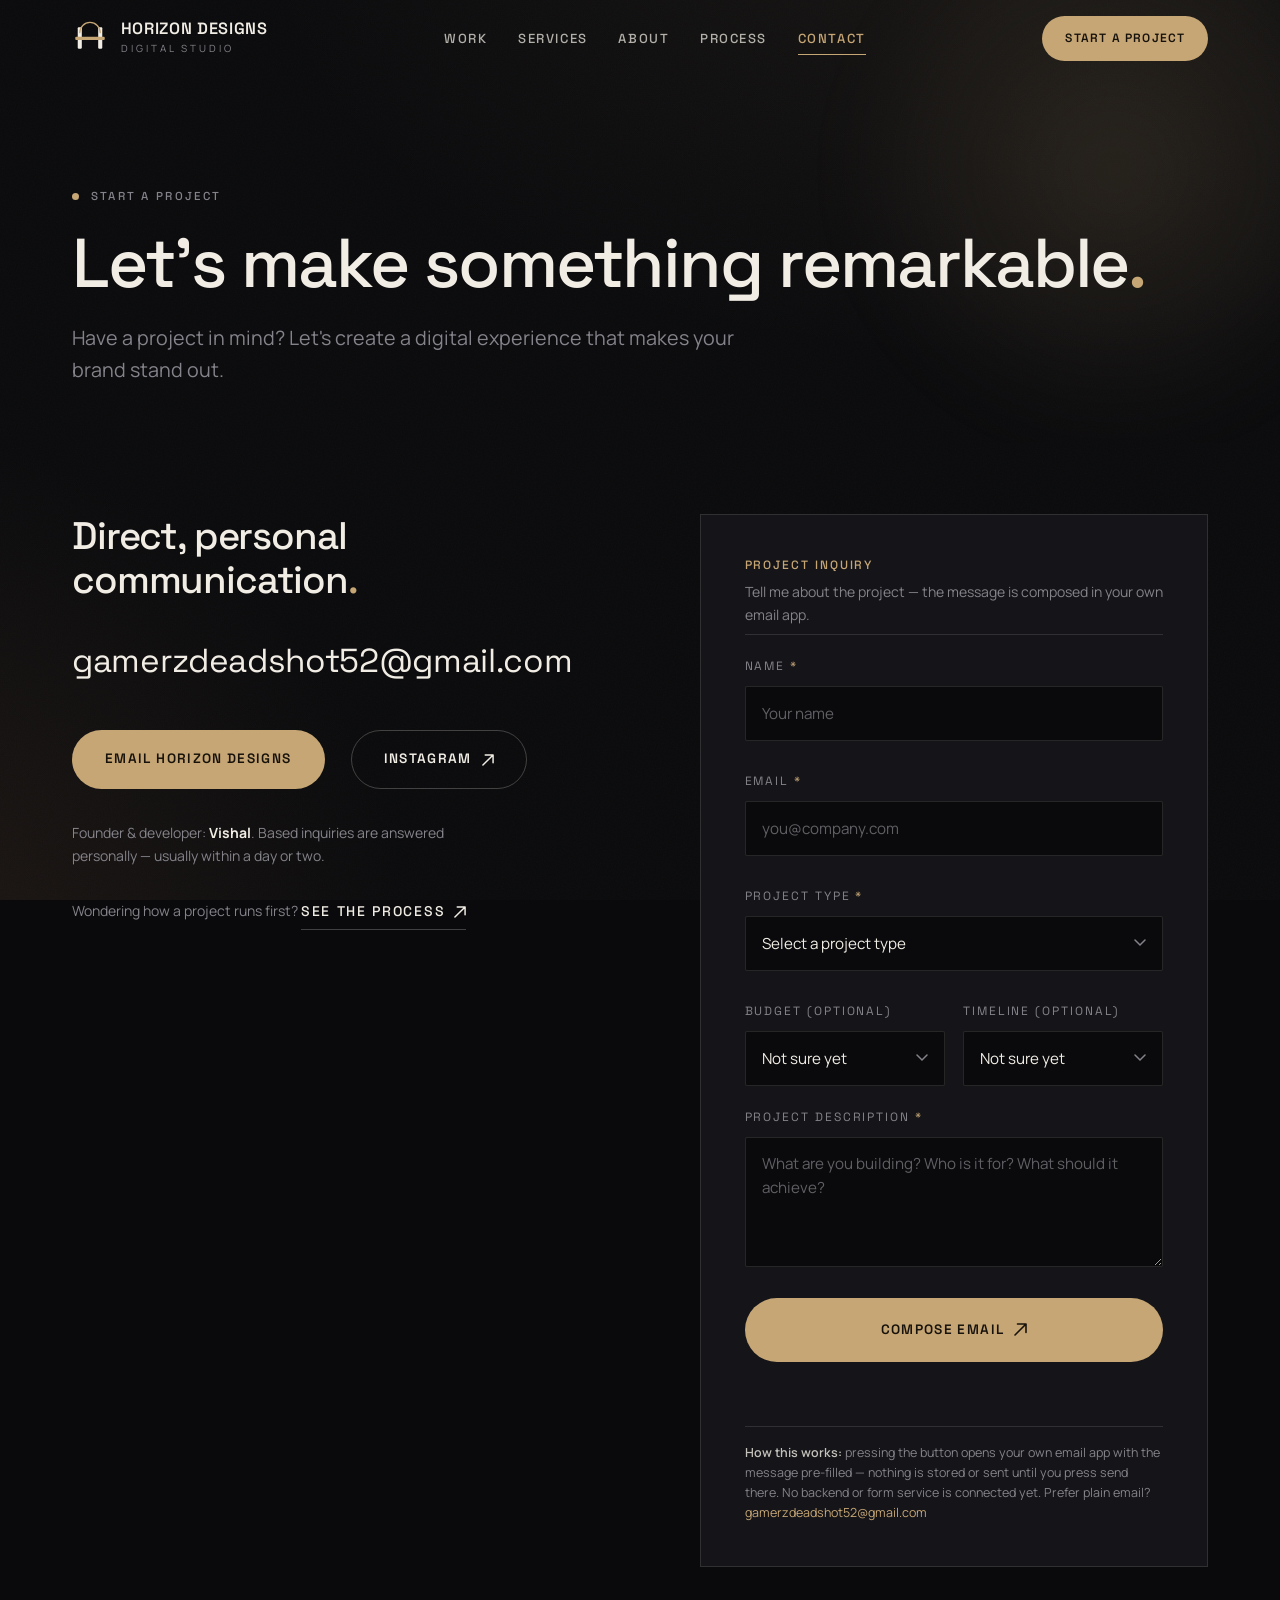
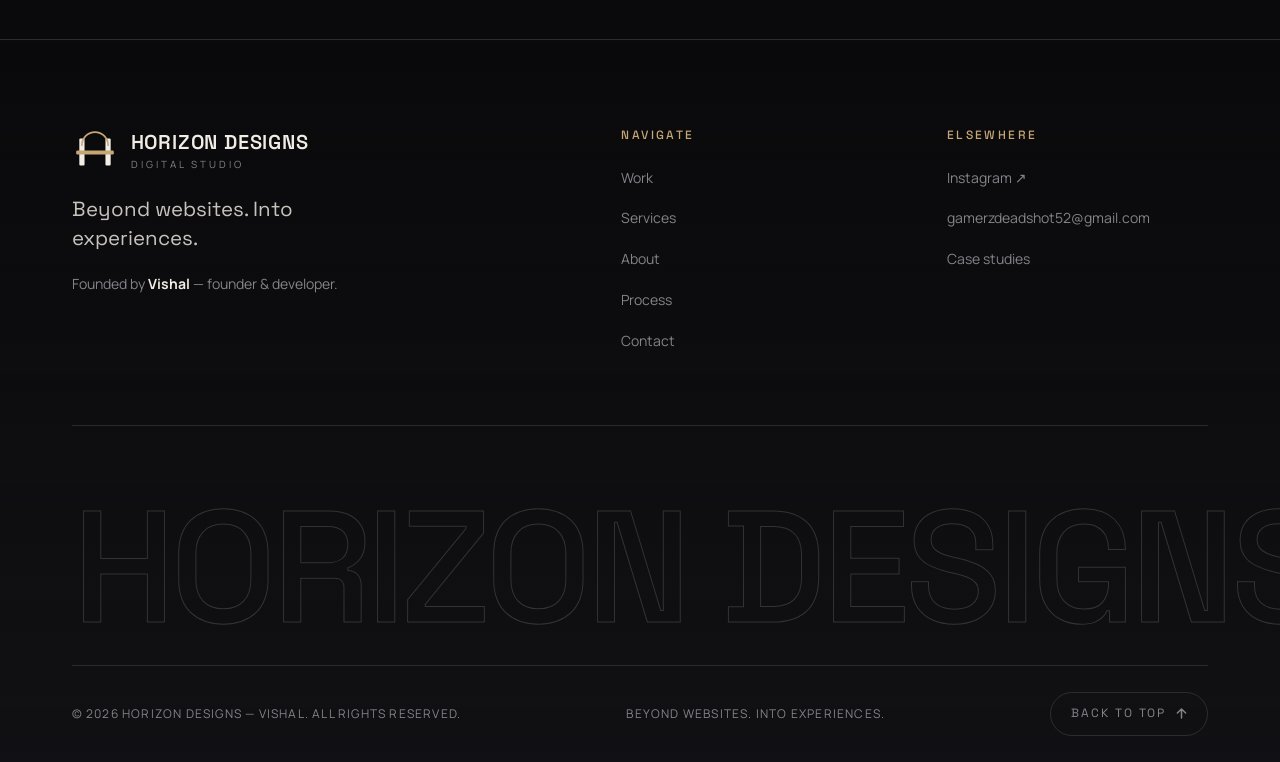
<file: contact.html>
<!DOCTYPE html>
<html lang="en" class="no-js">
<head>
  <meta charset="UTF-8">
  <meta name="viewport" content="width=device-width, initial-scale=1">
  <title>Contact — Horizon Designs</title>
  <meta name="description" content="Start a project with Horizon Designs — email gamerzdeadshot52@gmail.com or use the project inquiry form. Founder & developer: Vishal.">
  <meta name="author" content="Horizon Designs — Vishal">
  <meta name="theme-color" content="#0A0A0C">
  <!-- Add <link rel="canonical" href="https://your-domain.com/contact.html" once the production domain is known. -->

  <meta property="og:type" content="website">
  <meta property="og:site_name" content="Horizon Designs">
  <meta property="og:title" content="Contact — Horizon Designs">
  <meta property="og:description" content="Have a project in mind? Let's create a digital experience that makes your brand stand out.">
  <meta property="og:image" content="assets/images/og-cover.png">
  <meta name="twitter:card" content="summary_large_image">

  <link rel="icon" href="assets/icons/favicon.svg" type="image/svg+xml">
  <link rel="mask-icon" href="assets/icons/favicon.svg" color="#C6A675">
  <link rel="preload" href="assets/fonts/SpaceGrotesk-var-latin.woff2" as="font" type="font/woff2" crossorigin>
  <link rel="preload" href="assets/fonts/Manrope-var-latin.woff2" as="font" type="font/woff2" crossorigin>

  <link rel="stylesheet" href="css/variables.css">
  <link rel="stylesheet" href="css/reset.css">
  <link rel="stylesheet" href="css/typography.css">
  <link rel="stylesheet" href="css/layout.css">
  <link rel="stylesheet" href="css/components.css">
  <link rel="stylesheet" href="css/animations.css">
  <link rel="stylesheet" href="css/responsive.css">

  <script>
    (function () {
      var d = document.documentElement;
      d.classList.remove('no-js');
      setTimeout(function () {
        if (!window.__hdBooted) { d.classList.add('no-js'); d.classList.remove('js'); }
      }, 4000);
    })();
  </script>
</head>

<body>
  <a class="skip-link" href="#main">Skip to content</a>
  <div class="ambient" aria-hidden="true"></div>

  <!-- Header -->
  <header class="site-header" id="site-header">
    <div class="container site-header__inner">
      <a class="brand" href="index.html" aria-label="Horizon Designs Digital Studio — home">
        <svg class="brand__mark" viewBox="0 0 44 44" fill="none" aria-hidden="true">
          <rect x="7" y="9" width="5" height="26" rx="1" fill="currentColor"/>
          <rect x="32" y="9" width="5" height="26" rx="1" fill="currentColor"/>
          <path d="M9.5 15.5A12.5 12.5 0 0 1 34.5 15.5" stroke="#C6A675" stroke-width="1.6" stroke-linecap="round"/>
          <rect x="4" y="20.5" width="36" height="4" rx="1.2" fill="#C6A675"/>
        </svg>
        <span>
          <span class="brand__name">Horizon Designs</span>
          <span class="brand__sub">Digital Studio</span>
        </span>
      </a>

      <nav class="nav-desktop" aria-label="Primary">
        <a class="nav-link" href="work.html">Work</a>
        <a class="nav-link" href="services.html">Services</a>
        <a class="nav-link" href="about.html">About</a>
        <a class="nav-link" href="process.html">Process</a>
        <a class="nav-link is-active" href="contact.html" aria-current="page">Contact</a>
      </nav>

      <div class="site-header__actions">
        <a class="btn btn--primary btn--sm" href="contact.html" aria-current="page">Start a Project</a>
        <button class="nav-toggle" type="button" aria-expanded="false" aria-controls="mobile-menu" aria-label="Open menu">
          <span class="nav-toggle__lines" aria-hidden="true"><span></span><span></span></span>
        </button>
      </div>
    </div>

    <div class="mobile-menu" id="mobile-menu" aria-hidden="true">
      <nav class="container mobile-menu__inner" aria-label="Mobile">
        <ul class="mobile-menu__list">
          <li><a class="mobile-menu__link" href="work.html" style="--mm-delay: 60ms">Work</a></li>
          <li><a class="mobile-menu__link" href="services.html" style="--mm-delay: 120ms">Services</a></li>
          <li><a class="mobile-menu__link" href="about.html" style="--mm-delay: 180ms">About</a></li>
          <li><a class="mobile-menu__link" href="process.html" style="--mm-delay: 240ms">Process</a></li>
          <li><a class="mobile-menu__link" href="contact.html" style="--mm-delay: 300ms">Contact</a></li>
        </ul>
        <div class="mobile-menu__foot">
          <a class="btn btn--primary" href="contact.html" style="margin-bottom: 6px;">Start a Project</a>
          <a href="mailto:gamerzdeadshot52@gmail.com">gamerzdeadshot52@gmail.com</a>
          <a href="https://www.instagram.com/horizon___designs/" target="_blank" rel="noopener noreferrer">Instagram — horizon___designs</a>
        </div>
      </nav>
    </div>
  </header>

  <main id="main">

    <!-- Page hero -->
    <section class="page-hero" id="top" aria-labelledby="page-title">
      <div class="container">
        <p class="eyebrow" data-page-item style="--pd: 60ms">Start a project</p>
        <h1 class="page-hero__title" id="page-title" data-page-item style="--pd: 140ms">
          Let's make something remarkable<span class="dot-accent"></span>
        </h1>
        <p class="lead page-hero__lead" data-page-item style="--pd: 240ms">
          Have a project in mind? Let's create a digital experience that makes your brand
          stand out.
        </p>
      </div>
    </section>

    <!-- Contact -->
    <section class="section section--tight" aria-label="Contact details and inquiry form">
      <div class="container">
        <div class="contact__grid">
          <div class="contact__copy" data-reveal>
            <h2 class="section-title" style="font-size: clamp(1.7rem, 3vw, 2.6rem);">
              Direct, personal communication<span class="dot-accent"></span>
            </h2>

            <a class="contact__email" href="mailto:gamerzdeadshot52@gmail.com">gamerzdeadshot52@gmail.com</a>

            <div class="contact__social">
              <a class="btn btn--primary" href="mailto:gamerzdeadshot52@gmail.com">
                Email Horizon Designs
              </a>
              <a class="btn btn--ghost" href="https://www.instagram.com/horizon___designs/" target="_blank" rel="noopener noreferrer">
                Instagram
                <span class="btn__arrow" aria-hidden="true">
                  <svg width="12" height="12" viewBox="0 0 13 13" fill="none"><path d="M1 12L12 1M12 1H3.5M12 1v8.5" stroke="currentColor" stroke-width="1.6" stroke-linecap="round" stroke-linejoin="round"/></svg>
                </span>
              </a>
            </div>

            <p class="muted" style="font-size: var(--fs-small); max-width: 46ch;">
              Founder &amp; developer: <strong style="color: var(--c-ivory);">Vishal</strong>.
              Based inquiries are answered personally — usually within a day or two.
            </p>

            <p class="muted" style="font-size: var(--fs-small); max-width: 46ch;">
              Wondering how a project runs first?
              <a class="link-arrow" href="process.html" style="font-size: inherit;">
                See the process
                <svg width="12" height="12" viewBox="0 0 13 13" fill="none" aria-hidden="true"><path d="M1 12L12 1M12 1H3.5M12 1v8.5" stroke="currentColor" stroke-width="1.6" stroke-linecap="round" stroke-linejoin="round"/></svg>
              </a>
            </p>
          </div>

          <form class="inquiry-form" id="inquiry-form" data-reveal="right"
                action="mailto:gamerzdeadshot52@gmail.com" method="post" enctype="text/plain"
                novalidate>
            <div class="inquiry-form__head">
              <h3 class="meta-text" style="color: var(--c-bronze);">Project inquiry</h3>
              <p class="muted" style="font-size: var(--fs-small);">
                Tell me about the project — the message is composed in your own email app.
              </p>
            </div>

            <div class="field" data-field>
              <label for="f-name">Name <span class="req" aria-hidden="true">*</span></label>
              <input type="text" id="f-name" name="name" autocomplete="name" required
                     placeholder="Your name" aria-describedby="e-name">
              <span class="field__error" id="e-name" role="alert"></span>
            </div>

            <div class="field" data-field>
              <label for="f-email">Email <span class="req" aria-hidden="true">*</span></label>
              <input type="email" id="f-email" name="email" autocomplete="email" required
                     placeholder="you@company.com" aria-describedby="e-email">
              <span class="field__error" id="e-email" role="alert"></span>
            </div>

            <div class="field" data-field>
              <label for="f-type">Project type <span class="req" aria-hidden="true">*</span></label>
              <select id="f-type" name="projectType" required aria-describedby="e-type">
                <option value="">Select a project type</option>
                <option value="Website design &amp; UI">Website design &amp; UI</option>
                <option value="Frontend development">Frontend development</option>
                <option value="Interactive web experience">Interactive web experience</option>
                <option value="Website redesign">Website redesign</option>
                <option value="Something else">Something else</option>
              </select>
              <span class="field__error" id="e-type" role="alert"></span>
            </div>

            <div class="field-row">
              <div class="field" data-field>
                <label for="f-budget">Budget <span class="muted">(optional)</span></label>
                <select id="f-budget" name="budget">
                  <option value="">Not sure yet</option>
                  <option value="Under $1,000">Under $1,000</option>
                  <option value="$1,000 – $3,000">$1,000 – $3,000</option>
                  <option value="$3,000 – $10,000">$3,000 – $10,000</option>
                  <option value="$10,000+">$10,000+</option>
                </select>
              </div>
              <div class="field" data-field>
                <label for="f-timeline">Timeline <span class="muted">(optional)</span></label>
                <select id="f-timeline" name="timeline">
                  <option value="">Not sure yet</option>
                  <option value="ASAP">As soon as possible</option>
                  <option value="2–4 weeks">2–4 weeks</option>
                  <option value="1–2 months">1–2 months</option>
                  <option value="Exploring for later">Exploring for later</option>
                </select>
              </div>
            </div>

            <div class="field" data-field>
              <label for="f-desc">Project description <span class="req" aria-hidden="true">*</span></label>
              <textarea id="f-desc" name="description" required minlength="20"
                        placeholder="What are you building? Who is it for? What should it achieve?"
                        aria-describedby="e-desc"></textarea>
              <span class="field__error" id="e-desc" role="alert"></span>
            </div>

            <!-- Spam protection: honeypot + time trap (no backend configured) -->
            <div class="field field--hp" aria-hidden="true">
              <label for="f-website">Website</label>
              <input type="text" id="f-website" name="website" tabindex="-1" autocomplete="off">
            </div>

            <button class="btn btn--primary btn--lg" type="submit" id="form-submit">
              Compose Email
              <span class="btn__arrow" aria-hidden="true">
                <svg width="13" height="13" viewBox="0 0 13 13" fill="none"><path d="M1 12L12 1M12 1H3.5M12 1v8.5" stroke="currentColor" stroke-width="1.6" stroke-linecap="round" stroke-linejoin="round"/></svg>
              </span>
            </button>

            <p class="form-status" id="form-status" role="status" aria-live="polite"></p>

            <p class="form-note">
              <strong>How this works:</strong> pressing the button opens your own email app with
              the message pre-filled — nothing is stored or sent until you press send there.
              No backend or form service is connected yet. Prefer plain email?
              <a href="mailto:gamerzdeadshot52@gmail.com" style="color: var(--c-bronze);">gamerzdeadshot52@gmail.com</a>
            </p>
          </form>
        </div>
      </div>
    </section>

  </main>

  <!-- Footer -->
  <footer class="site-footer">
    <div class="container">
      <div class="footer__top">
        <div class="footer__brand">
          <a class="brand brand--footer" href="index.html" aria-label="Horizon Designs Digital Studio — home">
            <svg class="brand__mark" viewBox="0 0 44 44" fill="none" aria-hidden="true">
              <rect x="7" y="9" width="5" height="26" rx="1" fill="currentColor"/>
              <rect x="32" y="9" width="5" height="26" rx="1" fill="currentColor"/>
              <path d="M9.5 15.5A12.5 12.5 0 0 1 34.5 15.5" stroke="#C6A675" stroke-width="1.6" stroke-linecap="round"/>
              <rect x="4" y="20.5" width="36" height="4" rx="1.2" fill="#C6A675"/>
            </svg>
            <span>
              <span class="brand__name">Horizon Designs</span>
              <span class="brand__sub">Digital Studio</span>
            </span>
          </a>
          <p class="footer__tagline">Beyond websites. Into experiences.</p>
          <p class="muted" style="font-size: var(--fs-small);">
            Founded by <strong style="color: var(--c-ivory);">Vishal</strong> — founder &amp; developer.
          </p>
        </div>

        <nav aria-label="Footer">
          <h2 class="footer__col-title">Navigate</h2>
          <ul class="footer__links">
            <li><a href="work.html">Work</a></li>
            <li><a href="services.html">Services</a></li>
            <li><a href="about.html">About</a></li>
            <li><a href="process.html">Process</a></li>
            <li><a href="contact.html">Contact</a></li>
          </ul>
        </nav>

        <div>
          <h2 class="footer__col-title">Elsewhere</h2>
          <ul class="footer__links">
            <li><a href="https://www.instagram.com/horizon___designs/" target="_blank" rel="noopener noreferrer">Instagram ↗</a></li>
            <li><a href="mailto:gamerzdeadshot52@gmail.com">gamerzdeadshot52@gmail.com</a></li>
            <li><a href="work.html">Case studies</a></li>
          </ul>
        </div>
      </div>

      <p class="footer__wordmark" aria-hidden="true">Horizon Designs</p>

      <div class="footer__bottom">
        <span>© <span id="year">2026</span> Horizon Designs — Vishal. All rights reserved.</span>
        <span>Beyond websites. Into experiences.</span>
        <a class="back-to-top" href="#top">
          Back to top
          <svg width="11" height="11" viewBox="0 0 12 12" fill="none" aria-hidden="true"><path d="M6 11V1M1.5 5.5 6 1l4.5 4.5" stroke="currentColor" stroke-width="1.6" stroke-linecap="round" stroke-linejoin="round"/></svg>
        </a>
      </div>
    </div>
  </footer>

  <script type="module" src="js/main.js"></script>
</body>
</html>
</file>
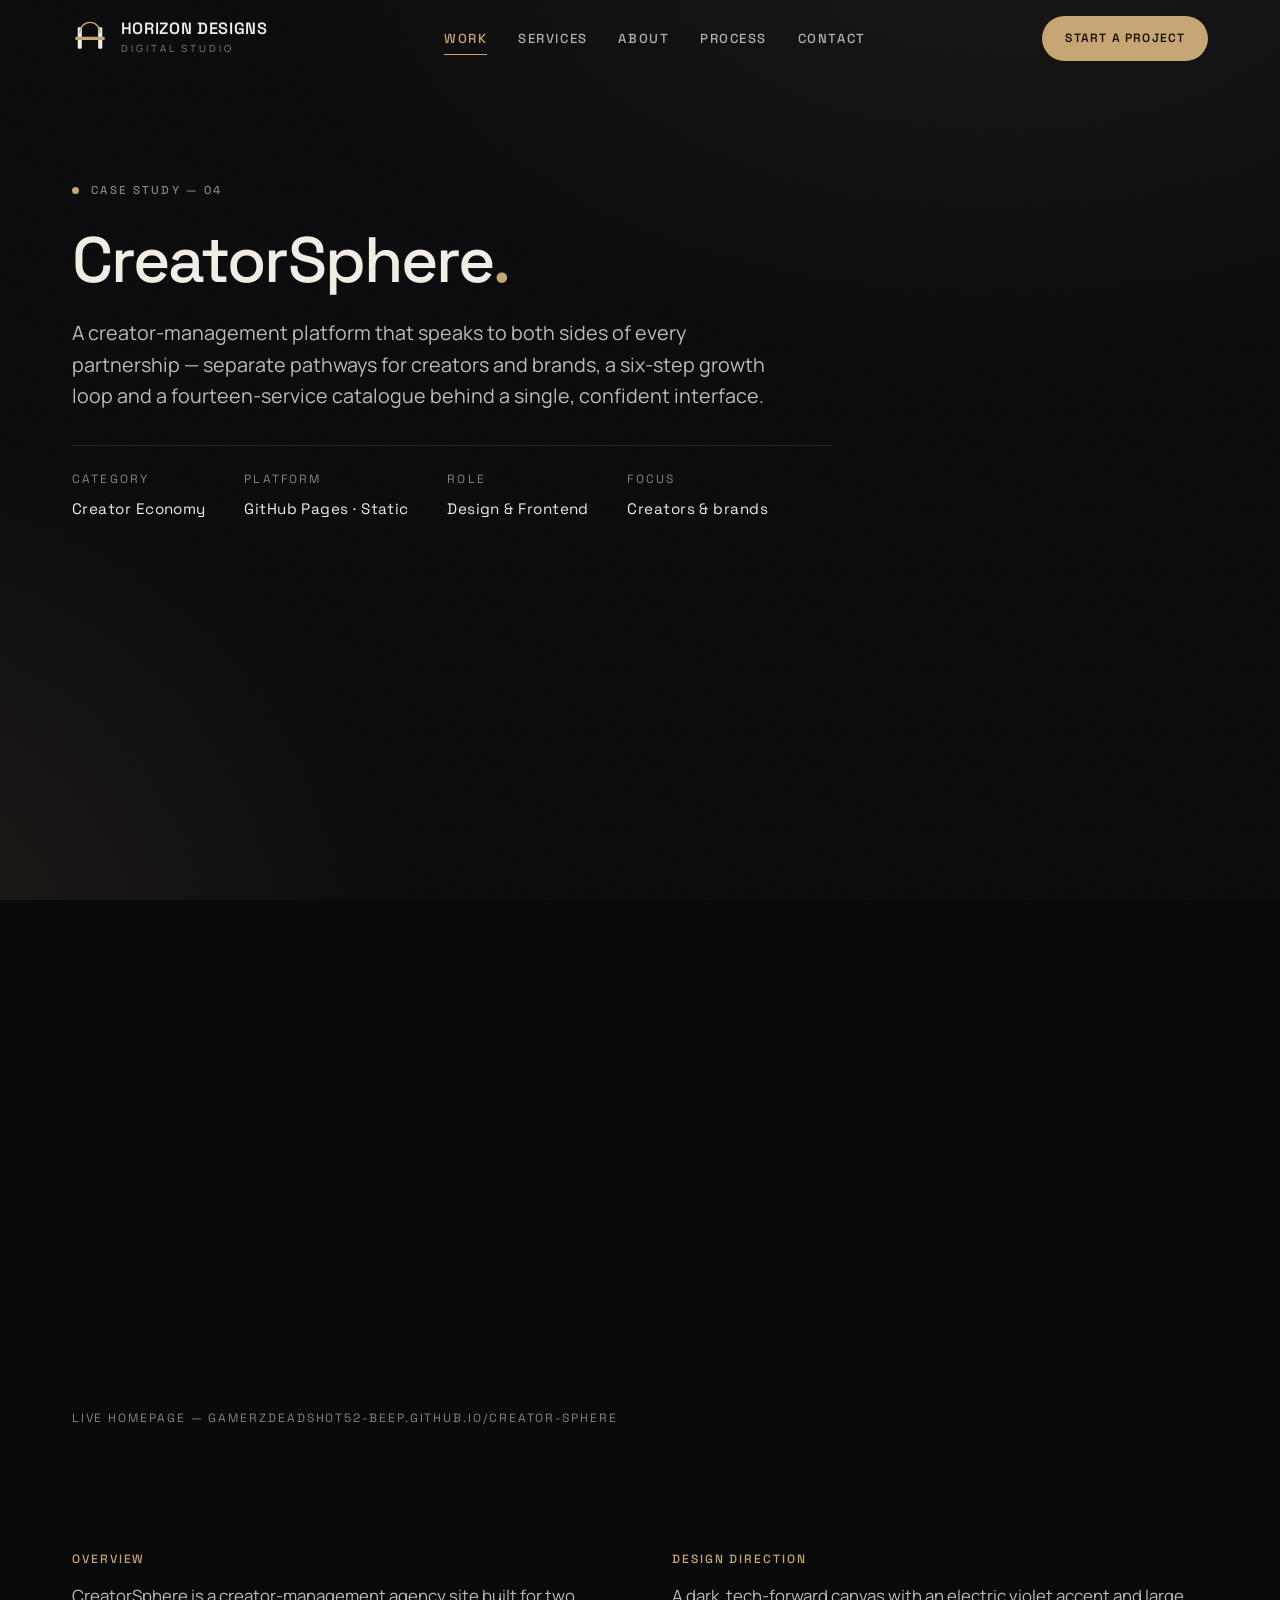
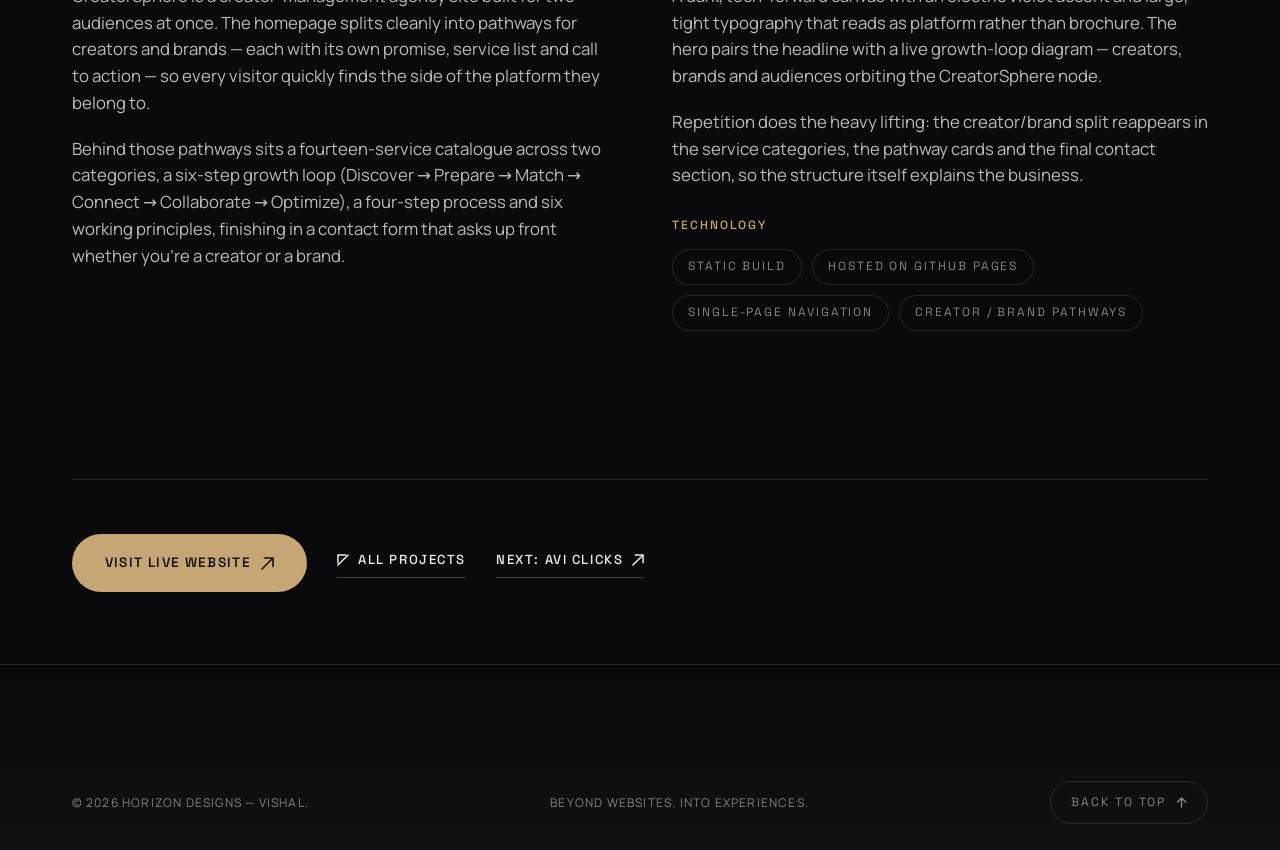
<file: creator-sphere.html>
<!DOCTYPE html>
<html lang="en" class="no-js">
<head>
  <meta charset="UTF-8">
  <meta name="viewport" content="width=device-width, initial-scale=1">
  <title>CreatorSphere — Case Study | Horizon Designs</title>
  <meta name="description" content="Case study: CreatorSphere — a creator-management and brand-partnership platform for creators and brands, designed and built by Horizon Designs.">
  <meta name="theme-color" content="#0A0A0C">
  <meta property="og:type" content="article">
  <meta property="og:site_name" content="Horizon Designs">
  <meta property="og:title" content="CreatorSphere — Case Study | Horizon Designs">
  <meta property="og:description" content="A creator-management platform — dual service tracks for creators and brands, a six-step growth loop and a fourteen-service catalogue.">
  <meta property="og:image" content="../assets/images/og-cover.png">
  <meta name="twitter:card" content="summary_large_image">
  <link rel="icon" href="../assets/icons/favicon.svg" type="image/svg+xml">
  <link rel="preload" href="../assets/fonts/SpaceGrotesk-var-latin.woff2" as="font" type="font/woff2" crossorigin>
  <link rel="preload" href="../assets/fonts/Manrope-var-latin.woff2" as="font" type="font/woff2" crossorigin>
  <link rel="stylesheet" href="../css/variables.css">
  <link rel="stylesheet" href="../css/reset.css">
  <link rel="stylesheet" href="../css/typography.css">
  <link rel="stylesheet" href="../css/layout.css">
  <link rel="stylesheet" href="../css/components.css">
  <link rel="stylesheet" href="../css/animations.css">
  <link rel="stylesheet" href="../css/responsive.css">
  <script>
    (function () {
      var d = document.documentElement;
      d.classList.remove('no-js');
      setTimeout(function () {
        if (!window.__hdBooted) { d.classList.add('no-js'); d.classList.remove('js'); }
      }, 4000);
    })();
  </script>
</head>

<body>
  <a class="skip-link" href="#main">Skip to content</a>
  <div class="ambient" aria-hidden="true"></div>

  <header class="site-header is-scrolled" id="site-header">
    <div class="container site-header__inner">
      <a class="brand" href="../index.html" aria-label="Horizon Designs Digital Studio — home">
        <svg class="brand__mark" viewBox="0 0 44 44" fill="none" aria-hidden="true">
          <rect x="7" y="9" width="5" height="26" rx="1" fill="currentColor"/>
          <rect x="32" y="9" width="5" height="26" rx="1" fill="currentColor"/>
          <path d="M9.5 15.5A12.5 12.5 0 0 1 34.5 15.5" stroke="#C6A675" stroke-width="1.6" stroke-linecap="round"/>
          <rect x="4" y="20.5" width="36" height="4" rx="1.2" fill="#C6A675"/>
        </svg>
        <span>
          <span class="brand__name">Horizon Designs</span>
          <span class="brand__sub">Digital Studio</span>
        </span>
      </a>

      <nav class="nav-desktop" aria-label="Primary">
        <a class="nav-link is-active" href="../work.html">Work</a>
        <a class="nav-link" href="../services.html">Services</a>
        <a class="nav-link" href="../about.html">About</a>
        <a class="nav-link" href="../process.html">Process</a>
        <a class="nav-link" href="../contact.html">Contact</a>
      </nav>

      <div class="site-header__actions">
        <a class="btn btn--primary btn--sm" href="../contact.html">Start a Project</a>
        <button class="nav-toggle" type="button" aria-expanded="false" aria-controls="mobile-menu" aria-label="Open menu">
          <span class="nav-toggle__lines" aria-hidden="true"><span></span><span></span></span>
        </button>
      </div>
    </div>

    <div class="mobile-menu" id="mobile-menu" aria-hidden="true">
      <nav class="container mobile-menu__inner" aria-label="Mobile">
        <ul class="mobile-menu__list">
          <li><a class="mobile-menu__link" href="../work.html" style="--mm-delay: 60ms">Work</a></li>
          <li><a class="mobile-menu__link" href="../services.html" style="--mm-delay: 120ms">Services</a></li>
          <li><a class="mobile-menu__link" href="../about.html" style="--mm-delay: 180ms">About</a></li>
          <li><a class="mobile-menu__link" href="../process.html" style="--mm-delay: 240ms">Process</a></li>
          <li><a class="mobile-menu__link" href="../contact.html" style="--mm-delay: 300ms">Contact</a></li>
        </ul>
        <div class="mobile-menu__foot">
          <a class="btn btn--primary" href="../contact.html" style="margin-bottom: 6px;">Start a Project</a>
          <a href="mailto:gamerzdeadshot52@gmail.com">gamerzdeadshot52@gmail.com</a>
        </div>
      </nav>
    </div>
  </header>

  <main id="main">
    <section class="section" style="padding-top: calc(var(--header-h) + clamp(48px, 8vw, 96px));" aria-labelledby="case-title">
      <div class="container">
        <p class="eyebrow" data-reveal>Case study — 04</p>

        <h1 class="section-title" id="case-title" data-reveal style="margin-top: 22px;">
          CreatorSphere<span class="dot-accent"></span>
        </h1>

        <p class="lead" data-reveal style="margin-top: 20px; max-width: 60ch;">
          A creator-management platform that speaks to both sides of every partnership —
          separate pathways for creators and brands, a six-step growth loop and a
          fourteen-service catalogue behind a single, confident interface.
        </p>

        <dl class="hero__meta" data-reveal style="margin-top: 34px; max-width: 760px;">
          <div class="hero__meta-item"><dt>Category</dt><dd>Creator Economy</dd></div>
          <div class="hero__meta-item"><dt>Platform</dt><dd>GitHub Pages · Static</dd></div>
          <div class="hero__meta-item"><dt>Role</dt><dd>Design &amp; Frontend</dd></div>
          <div class="hero__meta-item"><dt>Focus</dt><dd>Creators &amp; brands</dd></div>
        </dl>
      </div>
    </section>

    <section class="section" style="padding-block: clamp(24px, 4vw, 48px);" aria-label="Project screenshot">
      <div class="container">
        <figure class="project__media" data-reveal="mask" style="border-color: var(--c-bronze-line);">
          <img src="../assets/images/creator-sphere.webp"
               width="1090" height="830" decoding="async"
               alt="Screenshot of the live CreatorSphere website: a dark homepage with the headline Where Creators Grow and Brands Connect beside a creator-brand growth-loop diagram">
        </figure>
        <figcaption class="meta-text" style="margin-top: 14px; display: block;">
          Live homepage — gamerzdeadshot52-beep.github.io/Creator-sphere
        </figcaption>
      </div>
    </section>

    <section class="section" style="padding-block: clamp(40px, 6vw, 80px);" aria-label="Case study details">
      <div class="container split">
        <div data-reveal>
          <h2 class="meta-text" style="color: var(--c-bronze); margin-bottom: 16px;">Overview</h2>
          <div class="prose lead" style="font-size: var(--fs-body);">
            <p>
              CreatorSphere is a creator-management agency site built for two audiences
              at once. The homepage splits cleanly into pathways for creators and brands —
              each with its own promise, service list and call to action — so every visitor
              quickly finds the side of the platform they belong to.
            </p>
            <p>
              Behind those pathways sits a fourteen-service catalogue across two categories,
              a six-step growth loop (Discover → Prepare → Match → Connect → Collaborate →
              Optimize), a four-step process and six working principles, finishing in a
              contact form that asks up front whether you’re a creator or a brand.
            </p>
          </div>
        </div>

        <div data-reveal style="--reveal-delay: 80ms;">
          <h2 class="meta-text" style="color: var(--c-bronze); margin-bottom: 16px;">Design direction</h2>
          <div class="prose lead" style="font-size: var(--fs-body);">
            <p>
              A dark, tech-forward canvas with an electric violet accent and large, tight
              typography that reads as platform rather than brochure. The hero pairs the
              headline with a live growth-loop diagram — creators, brands and audiences
              orbiting the CreatorSphere node.
            </p>
            <p>
              Repetition does the heavy lifting: the creator/brand split reappears in the
              service categories, the pathway cards and the final contact section, so the
              structure itself explains the business.
            </p>
          </div>

          <h2 class="meta-text" style="color: var(--c-bronze); margin: 30px 0 16px;">Technology</h2>
          <div class="about__skills">
            <span class="chip">Static build</span>
            <span class="chip">Hosted on GitHub Pages</span>
            <span class="chip">Single-page navigation</span>
            <span class="chip">Creator / brand pathways</span>
          </div>
        </div>
      </div>
    </section>

    <section class="section section--tight" aria-label="Project links">
      <div class="container" data-reveal>
        <hr class="rule" style="margin-bottom: clamp(30px, 5vw, 54px);">
        <div style="display: flex; flex-wrap: wrap; gap: 18px 30px; align-items: center;">
          <a class="btn btn--primary" href="https://gamerzdeadshot52-beep.github.io/Creator-sphere/" target="_blank" rel="noopener noreferrer">
            Visit Live Website
            <span class="btn__arrow" aria-hidden="true">
              <svg width="13" height="13" viewBox="0 0 13 13" fill="none"><path d="M1 12L12 1M12 1H3.5M12 1v8.5" stroke="currentColor" stroke-width="1.6" stroke-linecap="round" stroke-linejoin="round"/></svg>
            </span>
          </a>
          <a class="link-arrow" href="../work.html">
            <svg width="12" height="12" viewBox="0 0 13 13" fill="none" aria-hidden="true"><path d="M12 1 1 12M1 1h8.5M1 1v8.5" stroke="currentColor" stroke-width="1.6" stroke-linecap="round" stroke-linejoin="round"/></svg>
            All projects
          </a>
          <a class="link-arrow" href="aviclicks.html">
            Next: AVI CLICKS
            <svg width="12" height="12" viewBox="0 0 13 13" fill="none" aria-hidden="true"><path d="M1 12L12 1M12 1H3.5M12 1v8.5" stroke="currentColor" stroke-width="1.6" stroke-linecap="round" stroke-linejoin="round"/></svg>
          </a>
        </div>
      </div>
    </section>
  </main>

  <footer class="site-footer">
    <div class="container">
      <div class="footer__bottom" style="border-top: none;">
        <span>© <span id="year">2026</span> Horizon Designs — Vishal.</span>
        <span>Beyond websites. Into experiences.</span>
        <a class="back-to-top" href="#main">
          Back to top
          <svg width="11" height="11" viewBox="0 0 12 12" fill="none" aria-hidden="true"><path d="M6 11V1M1.5 5.5 6 1l4.5 4.5" stroke="currentColor" stroke-width="1.6" stroke-linecap="round" stroke-linejoin="round"/></svg>
        </a>
      </div>
    </div>
  </footer>

  <script type="module" src="../js/main.js"></script>
</body>
</html>
</file>
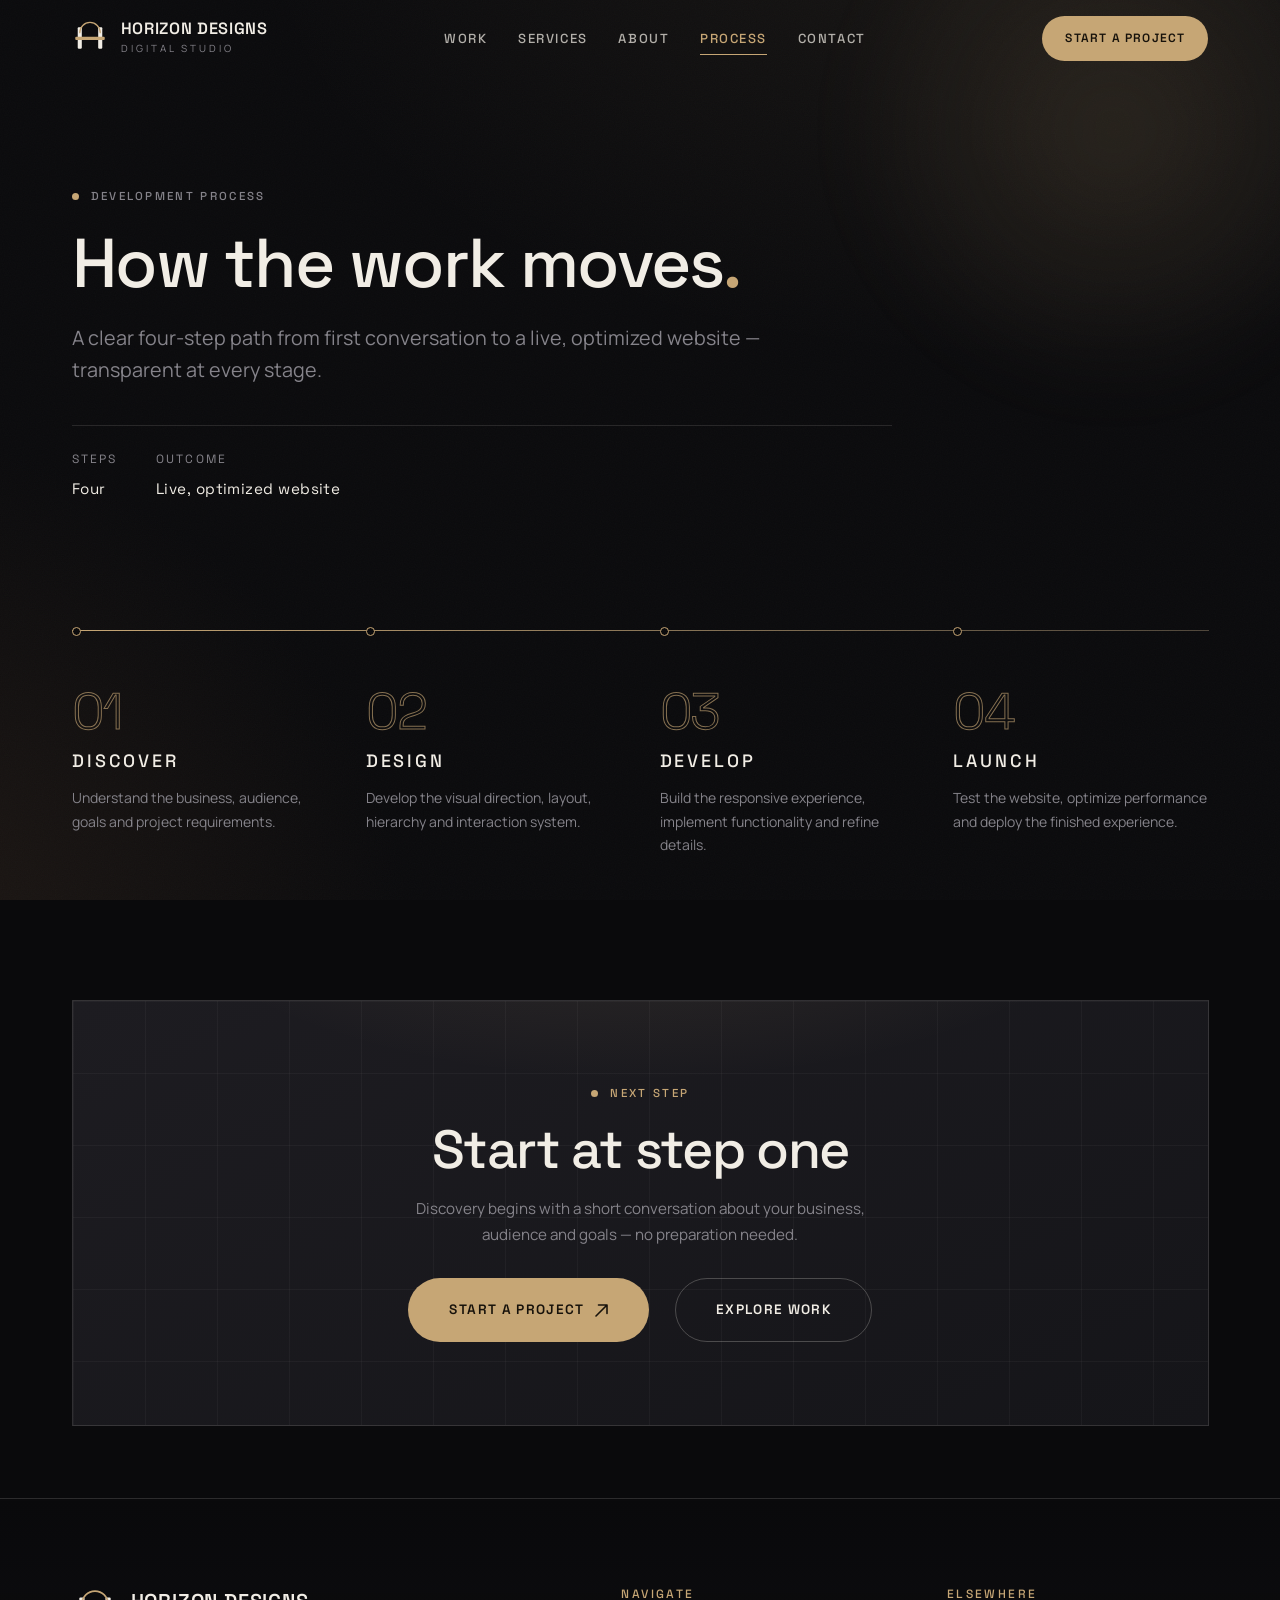
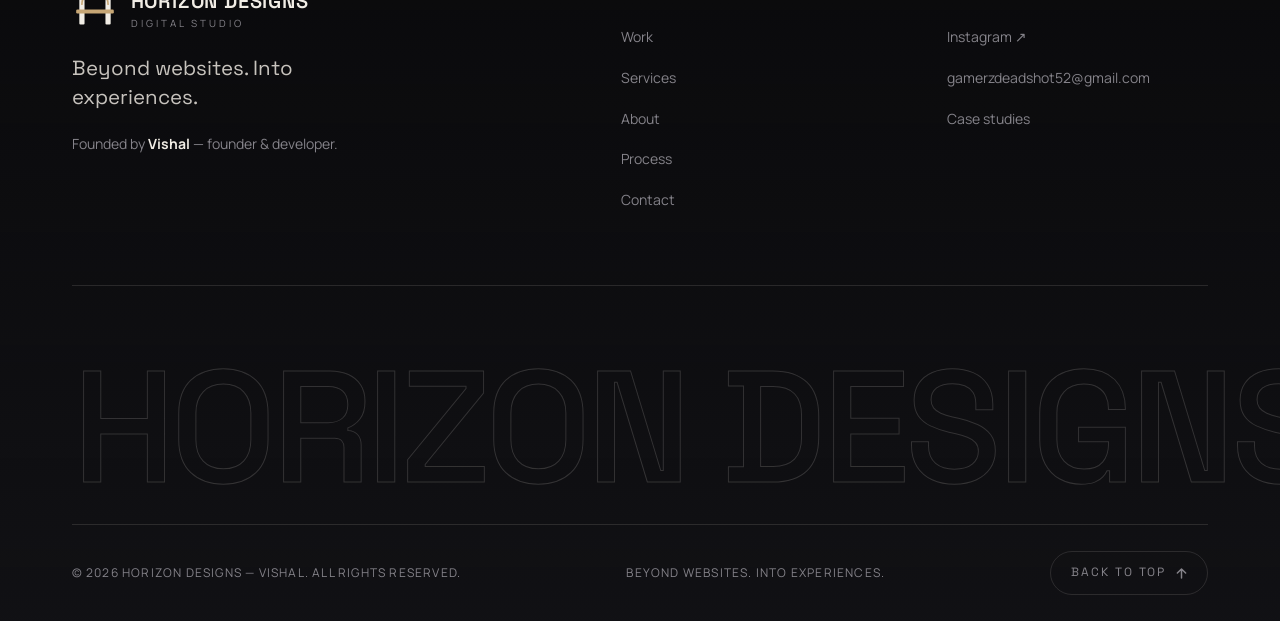
<file: process.html>
<!DOCTYPE html>
<html lang="en" class="no-js">
<head>
  <meta charset="UTF-8">
  <meta name="viewport" content="width=device-width, initial-scale=1">
  <title>Process — Horizon Designs</title>
  <meta name="description" content="How Horizon Designs works: a clear four-step path from first conversation to a live, optimized website — discover, design, develop, launch.">
  <meta name="author" content="Horizon Designs — Vishal">
  <meta name="theme-color" content="#0A0A0C">
  <!-- Add <link rel="canonical" href="https://your-domain.com/process.html" once the production domain is known. -->

  <meta property="og:type" content="website">
  <meta property="og:site_name" content="Horizon Designs">
  <meta property="og:title" content="Process — Horizon Designs">
  <meta property="og:description" content="A clear four-step path from first conversation to a live, optimized website.">
  <meta property="og:image" content="assets/images/og-cover.png">
  <meta name="twitter:card" content="summary_large_image">

  <link rel="icon" href="assets/icons/favicon.svg" type="image/svg+xml">
  <link rel="mask-icon" href="assets/icons/favicon.svg" color="#C6A675">
  <link rel="preload" href="assets/fonts/SpaceGrotesk-var-latin.woff2" as="font" type="font/woff2" crossorigin>
  <link rel="preload" href="assets/fonts/Manrope-var-latin.woff2" as="font" type="font/woff2" crossorigin>

  <link rel="stylesheet" href="css/variables.css">
  <link rel="stylesheet" href="css/reset.css">
  <link rel="stylesheet" href="css/typography.css">
  <link rel="stylesheet" href="css/layout.css">
  <link rel="stylesheet" href="css/components.css">
  <link rel="stylesheet" href="css/animations.css">
  <link rel="stylesheet" href="css/responsive.css">

  <script>
    (function () {
      var d = document.documentElement;
      d.classList.remove('no-js');
      setTimeout(function () {
        if (!window.__hdBooted) { d.classList.add('no-js'); d.classList.remove('js'); }
      }, 4000);
    })();
  </script>
</head>

<body>
  <a class="skip-link" href="#main">Skip to content</a>
  <div class="ambient" aria-hidden="true"></div>

  <!-- Header -->
  <header class="site-header" id="site-header">
    <div class="container site-header__inner">
      <a class="brand" href="index.html" aria-label="Horizon Designs Digital Studio — home">
        <svg class="brand__mark" viewBox="0 0 44 44" fill="none" aria-hidden="true">
          <rect x="7" y="9" width="5" height="26" rx="1" fill="currentColor"/>
          <rect x="32" y="9" width="5" height="26" rx="1" fill="currentColor"/>
          <path d="M9.5 15.5A12.5 12.5 0 0 1 34.5 15.5" stroke="#C6A675" stroke-width="1.6" stroke-linecap="round"/>
          <rect x="4" y="20.5" width="36" height="4" rx="1.2" fill="#C6A675"/>
        </svg>
        <span>
          <span class="brand__name">Horizon Designs</span>
          <span class="brand__sub">Digital Studio</span>
        </span>
      </a>

      <nav class="nav-desktop" aria-label="Primary">
        <a class="nav-link" href="work.html">Work</a>
        <a class="nav-link" href="services.html">Services</a>
        <a class="nav-link" href="about.html">About</a>
        <a class="nav-link is-active" href="process.html" aria-current="page">Process</a>
        <a class="nav-link" href="contact.html">Contact</a>
      </nav>

      <div class="site-header__actions">
        <a class="btn btn--primary btn--sm" href="contact.html">Start a Project</a>
        <button class="nav-toggle" type="button" aria-expanded="false" aria-controls="mobile-menu" aria-label="Open menu">
          <span class="nav-toggle__lines" aria-hidden="true"><span></span><span></span></span>
        </button>
      </div>
    </div>

    <div class="mobile-menu" id="mobile-menu" aria-hidden="true">
      <nav class="container mobile-menu__inner" aria-label="Mobile">
        <ul class="mobile-menu__list">
          <li><a class="mobile-menu__link" href="work.html" style="--mm-delay: 60ms">Work</a></li>
          <li><a class="mobile-menu__link" href="services.html" style="--mm-delay: 120ms">Services</a></li>
          <li><a class="mobile-menu__link" href="about.html" style="--mm-delay: 180ms">About</a></li>
          <li><a class="mobile-menu__link" href="process.html" style="--mm-delay: 240ms">Process</a></li>
          <li><a class="mobile-menu__link" href="contact.html" style="--mm-delay: 300ms">Contact</a></li>
        </ul>
        <div class="mobile-menu__foot">
          <a class="btn btn--primary" href="contact.html" style="margin-bottom: 6px;">Start a Project</a>
          <a href="mailto:gamerzdeadshot52@gmail.com">gamerzdeadshot52@gmail.com</a>
          <a href="https://www.instagram.com/horizon___designs/" target="_blank" rel="noopener noreferrer">Instagram — horizon___designs</a>
        </div>
      </nav>
    </div>
  </header>

  <main id="main">

    <!-- Page hero -->
    <section class="page-hero" id="top" aria-labelledby="page-title">
      <div class="container">
        <p class="eyebrow" data-page-item style="--pd: 60ms">Development process</p>
        <h1 class="page-hero__title" id="page-title" data-page-item style="--pd: 140ms">
          How the work moves<span class="dot-accent"></span>
        </h1>
        <p class="lead page-hero__lead" data-page-item style="--pd: 240ms">
          A clear four-step path from first conversation to a live, optimized website —
          transparent at every stage.
        </p>
        <dl class="hero__meta" data-page-item style="--pd: 340ms">
          <div class="hero__meta-item"><dt>Steps</dt><dd>Four</dd></div>
          <div class="hero__meta-item"><dt>Outcome</dt><dd>Live, optimized website</dd></div>
        </dl>
      </div>
    </section>

    <!-- Process steps -->
    <section class="section section--tight" aria-label="Process steps">
      <div class="container">
        <div class="process" data-reveal>
          <div class="process__rail" aria-hidden="true">
            <span class="process__line-fill"></span>
          </div>
          <ol class="process__steps">
            <li class="process-step">
              <span class="process-step__index" aria-hidden="true">01</span>
              <h2 class="process-step__title">Discover</h2>
              <p class="process-step__desc">
                Understand the business, audience, goals and project requirements.
              </p>
            </li>
            <li class="process-step">
              <span class="process-step__index" aria-hidden="true">02</span>
              <h2 class="process-step__title">Design</h2>
              <p class="process-step__desc">
                Develop the visual direction, layout, hierarchy and interaction system.
              </p>
            </li>
            <li class="process-step">
              <span class="process-step__index" aria-hidden="true">03</span>
              <h2 class="process-step__title">Develop</h2>
              <p class="process-step__desc">
                Build the responsive experience, implement functionality and refine details.
              </p>
            </li>
            <li class="process-step">
              <span class="process-step__index" aria-hidden="true">04</span>
              <h2 class="process-step__title">Launch</h2>
              <p class="process-step__desc">
                Test the website, optimize performance and deploy the finished experience.
              </p>
            </li>
          </ol>
        </div>
      </div>
    </section>

    <!-- CTA band -->
    <section class="section section--tight" aria-label="Start a project">
      <div class="container">
        <div class="cta-band" data-reveal>
          <p class="eyebrow">Next step</p>
          <h2 class="cta-band__title">Start at step one</h2>
          <p class="cta-band__lead">
            Discovery begins with a short conversation about your business, audience and goals —
            no preparation needed.
          </p>
          <div class="cta-band__actions">
            <a class="btn btn--primary btn--lg" href="contact.html">
              Start a Project
              <span class="btn__arrow" aria-hidden="true">
                <svg width="13" height="13" viewBox="0 0 13 13" fill="none"><path d="M1 12L12 1M12 1H3.5M12 1v8.5" stroke="currentColor" stroke-width="1.6" stroke-linecap="round" stroke-linejoin="round"/></svg>
              </span>
            </a>
            <a class="btn btn--ghost btn--lg" href="work.html">Explore Work</a>
          </div>
        </div>
      </div>
    </section>

  </main>

  <!-- Footer -->
  <footer class="site-footer">
    <div class="container">
      <div class="footer__top">
        <div class="footer__brand">
          <a class="brand brand--footer" href="index.html" aria-label="Horizon Designs Digital Studio — home">
            <svg class="brand__mark" viewBox="0 0 44 44" fill="none" aria-hidden="true">
              <rect x="7" y="9" width="5" height="26" rx="1" fill="currentColor"/>
              <rect x="32" y="9" width="5" height="26" rx="1" fill="currentColor"/>
              <path d="M9.5 15.5A12.5 12.5 0 0 1 34.5 15.5" stroke="#C6A675" stroke-width="1.6" stroke-linecap="round"/>
              <rect x="4" y="20.5" width="36" height="4" rx="1.2" fill="#C6A675"/>
            </svg>
            <span>
              <span class="brand__name">Horizon Designs</span>
              <span class="brand__sub">Digital Studio</span>
            </span>
          </a>
          <p class="footer__tagline">Beyond websites. Into experiences.</p>
          <p class="muted" style="font-size: var(--fs-small);">
            Founded by <strong style="color: var(--c-ivory);">Vishal</strong> — founder &amp; developer.
          </p>
        </div>

        <nav aria-label="Footer">
          <h2 class="footer__col-title">Navigate</h2>
          <ul class="footer__links">
            <li><a href="work.html">Work</a></li>
            <li><a href="services.html">Services</a></li>
            <li><a href="about.html">About</a></li>
            <li><a href="process.html">Process</a></li>
            <li><a href="contact.html">Contact</a></li>
          </ul>
        </nav>

        <div>
          <h2 class="footer__col-title">Elsewhere</h2>
          <ul class="footer__links">
            <li><a href="https://www.instagram.com/horizon___designs/" target="_blank" rel="noopener noreferrer">Instagram ↗</a></li>
            <li><a href="mailto:gamerzdeadshot52@gmail.com">gamerzdeadshot52@gmail.com</a></li>
            <li><a href="work.html">Case studies</a></li>
          </ul>
        </div>
      </div>

      <p class="footer__wordmark" aria-hidden="true">Horizon Designs</p>

      <div class="footer__bottom">
        <span>© <span id="year">2026</span> Horizon Designs — Vishal. All rights reserved.</span>
        <span>Beyond websites. Into experiences.</span>
        <a class="back-to-top" href="#top">
          Back to top
          <svg width="11" height="11" viewBox="0 0 12 12" fill="none" aria-hidden="true"><path d="M6 11V1M1.5 5.5 6 1l4.5 4.5" stroke="currentColor" stroke-width="1.6" stroke-linecap="round" stroke-linejoin="round"/></svg>
        </a>
      </div>
    </div>
  </footer>

  <script type="module" src="js/main.js"></script>
</body>
</html>
</file>
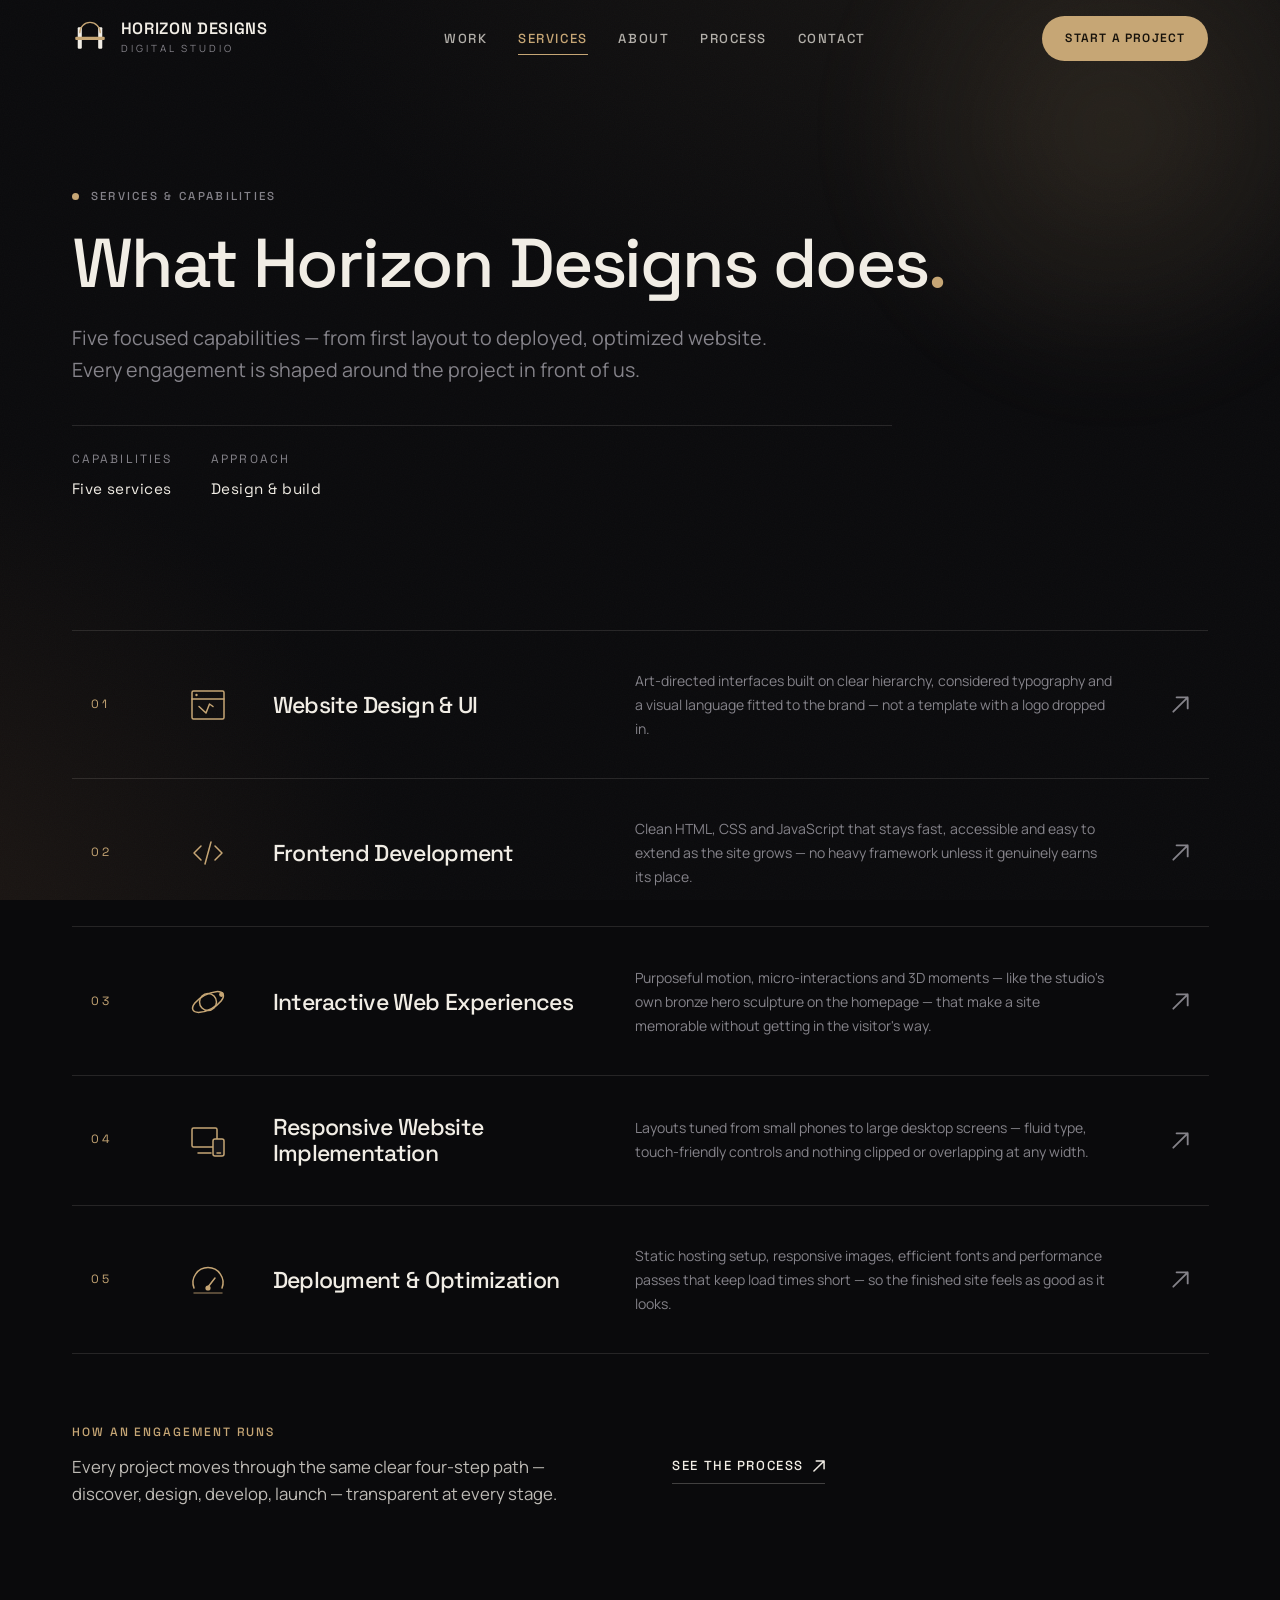
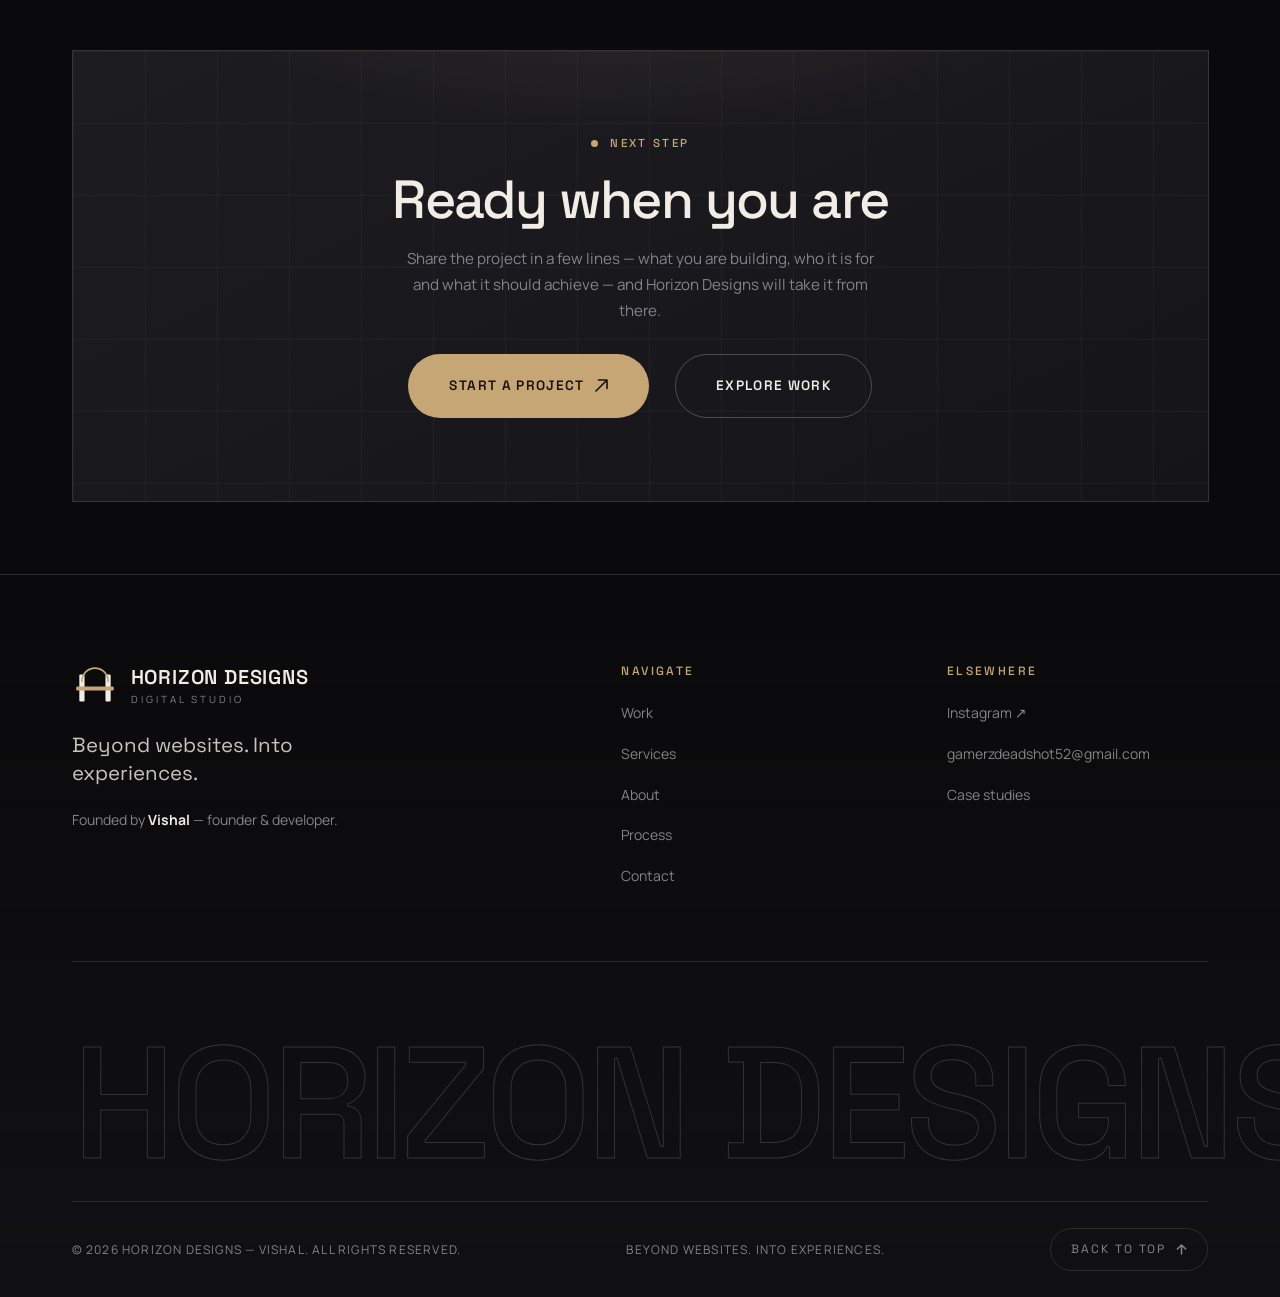
<file: services.html>
<!DOCTYPE html>
<html lang="en" class="no-js">
<head>
  <meta charset="UTF-8">
  <meta name="viewport" content="width=device-width, initial-scale=1">
  <title>Services — Horizon Designs</title>
  <meta name="description" content="Horizon Designs services: website design & UI, frontend development, interactive web experiences, responsive implementation, and deployment & optimization.">
  <meta name="author" content="Horizon Designs — Vishal">
  <meta name="theme-color" content="#0A0A0C">
  <!-- Add <link rel="canonical" href="https://your-domain.com/services.html" once the production domain is known. -->

  <meta property="og:type" content="website">
  <meta property="og:site_name" content="Horizon Designs">
  <meta property="og:title" content="Services — Horizon Designs">
  <meta property="og:description" content="Five focused capabilities — from first layout to deployed, optimized website.">
  <meta property="og:image" content="assets/images/og-cover.png">
  <meta name="twitter:card" content="summary_large_image">

  <link rel="icon" href="assets/icons/favicon.svg" type="image/svg+xml">
  <link rel="mask-icon" href="assets/icons/favicon.svg" color="#C6A675">
  <link rel="preload" href="assets/fonts/SpaceGrotesk-var-latin.woff2" as="font" type="font/woff2" crossorigin>
  <link rel="preload" href="assets/fonts/Manrope-var-latin.woff2" as="font" type="font/woff2" crossorigin>

  <link rel="stylesheet" href="css/variables.css">
  <link rel="stylesheet" href="css/reset.css">
  <link rel="stylesheet" href="css/typography.css">
  <link rel="stylesheet" href="css/layout.css">
  <link rel="stylesheet" href="css/components.css">
  <link rel="stylesheet" href="css/animations.css">
  <link rel="stylesheet" href="css/responsive.css">

  <script>
    (function () {
      var d = document.documentElement;
      d.classList.remove('no-js');
      setTimeout(function () {
        if (!window.__hdBooted) { d.classList.add('no-js'); d.classList.remove('js'); }
      }, 4000);
    })();
  </script>
</head>

<body>
  <a class="skip-link" href="#main">Skip to content</a>
  <div class="ambient" aria-hidden="true"></div>

  <!-- Header -->
  <header class="site-header" id="site-header">
    <div class="container site-header__inner">
      <a class="brand" href="index.html" aria-label="Horizon Designs Digital Studio — home">
        <svg class="brand__mark" viewBox="0 0 44 44" fill="none" aria-hidden="true">
          <rect x="7" y="9" width="5" height="26" rx="1" fill="currentColor"/>
          <rect x="32" y="9" width="5" height="26" rx="1" fill="currentColor"/>
          <path d="M9.5 15.5A12.5 12.5 0 0 1 34.5 15.5" stroke="#C6A675" stroke-width="1.6" stroke-linecap="round"/>
          <rect x="4" y="20.5" width="36" height="4" rx="1.2" fill="#C6A675"/>
        </svg>
        <span>
          <span class="brand__name">Horizon Designs</span>
          <span class="brand__sub">Digital Studio</span>
        </span>
      </a>

      <nav class="nav-desktop" aria-label="Primary">
        <a class="nav-link" href="work.html">Work</a>
        <a class="nav-link is-active" href="services.html" aria-current="page">Services</a>
        <a class="nav-link" href="about.html">About</a>
        <a class="nav-link" href="process.html">Process</a>
        <a class="nav-link" href="contact.html">Contact</a>
      </nav>

      <div class="site-header__actions">
        <a class="btn btn--primary btn--sm" href="contact.html">Start a Project</a>
        <button class="nav-toggle" type="button" aria-expanded="false" aria-controls="mobile-menu" aria-label="Open menu">
          <span class="nav-toggle__lines" aria-hidden="true"><span></span><span></span></span>
        </button>
      </div>
    </div>

    <div class="mobile-menu" id="mobile-menu" aria-hidden="true">
      <nav class="container mobile-menu__inner" aria-label="Mobile">
        <ul class="mobile-menu__list">
          <li><a class="mobile-menu__link" href="work.html" style="--mm-delay: 60ms">Work</a></li>
          <li><a class="mobile-menu__link" href="services.html" style="--mm-delay: 120ms">Services</a></li>
          <li><a class="mobile-menu__link" href="about.html" style="--mm-delay: 180ms">About</a></li>
          <li><a class="mobile-menu__link" href="process.html" style="--mm-delay: 240ms">Process</a></li>
          <li><a class="mobile-menu__link" href="contact.html" style="--mm-delay: 300ms">Contact</a></li>
        </ul>
        <div class="mobile-menu__foot">
          <a class="btn btn--primary" href="contact.html" style="margin-bottom: 6px;">Start a Project</a>
          <a href="mailto:gamerzdeadshot52@gmail.com">gamerzdeadshot52@gmail.com</a>
          <a href="https://www.instagram.com/horizon___designs/" target="_blank" rel="noopener noreferrer">Instagram — horizon___designs</a>
        </div>
      </nav>
    </div>
  </header>

  <main id="main">

    <!-- Page hero -->
    <section class="page-hero" id="top" aria-labelledby="page-title">
      <div class="container">
        <p class="eyebrow" data-page-item style="--pd: 60ms">Services &amp; capabilities</p>
        <h1 class="page-hero__title" id="page-title" data-page-item style="--pd: 140ms">
          What Horizon Designs does<span class="dot-accent"></span>
        </h1>
        <p class="lead page-hero__lead" data-page-item style="--pd: 240ms">
          Five focused capabilities — from first layout to deployed, optimized website.
          Every engagement is shaped around the project in front of us.
        </p>
        <dl class="hero__meta" data-page-item style="--pd: 340ms">
          <div class="hero__meta-item"><dt>Capabilities</dt><dd>Five services</dd></div>
          <div class="hero__meta-item"><dt>Approach</dt><dd>Design &amp; build</dd></div>
        </dl>
      </div>
    </section>

    <!-- Services list -->
    <section class="section section--tight" aria-label="Service details">
      <div class="container">
        <div class="service-list">

          <article class="service-row" data-reveal>
            <span class="service-row__index">01</span>
            <svg class="service-row__icon" viewBox="0 0 44 44" fill="none" stroke="currentColor" stroke-width="1.5" aria-hidden="true">
              <rect x="6" y="8" width="32" height="28" rx="1.5"/>
              <path d="M6 16h32" stroke-linecap="round"/>
              <path d="M13 23.5 20 30l3.5-9L27 23.5" stroke-linecap="round" stroke-linejoin="round"/>
              <circle cx="10.5" cy="12" r="1.2" fill="currentColor" stroke="none"/>
            </svg>
            <h2 class="service-row__title">Website Design &amp; UI</h2>
            <p class="service-row__desc">
              Art-directed interfaces built on clear hierarchy, considered typography and a visual
              language fitted to the brand — not a template with a logo dropped in.
            </p>
            <span class="service-row__arrow" aria-hidden="true">
              <svg width="17" height="17" viewBox="0 0 13 13" fill="none"><path d="M1 12L12 1M12 1H3.5M12 1v8.5" stroke="currentColor" stroke-width="1.4" stroke-linecap="round" stroke-linejoin="round"/></svg>
            </span>
          </article>

          <article class="service-row" data-reveal style="--reveal-delay: 60ms">
            <span class="service-row__index">02</span>
            <svg class="service-row__icon" viewBox="0 0 44 44" fill="none" stroke="currentColor" stroke-width="1.5" aria-hidden="true">
              <path d="M15 15 8 22l7 7M29 15l7 7-7 7" stroke-linecap="round" stroke-linejoin="round"/>
              <path d="M25 11l-6 22" stroke-linecap="round"/>
            </svg>
            <h2 class="service-row__title">Frontend Development</h2>
            <p class="service-row__desc">
              Clean HTML, CSS and JavaScript that stays fast, accessible and easy to extend as the
              site grows — no heavy framework unless it genuinely earns its place.
            </p>
            <span class="service-row__arrow" aria-hidden="true">
              <svg width="17" height="17" viewBox="0 0 13 13" fill="none"><path d="M1 12L12 1M12 1H3.5M12 1v8.5" stroke="currentColor" stroke-width="1.4" stroke-linecap="round" stroke-linejoin="round"/></svg>
            </span>
          </article>

          <article class="service-row" data-reveal style="--reveal-delay: 120ms">
            <span class="service-row__index">03</span>
            <svg class="service-row__icon" viewBox="0 0 44 44" fill="none" stroke="currentColor" stroke-width="1.5" aria-hidden="true">
              <circle cx="22" cy="22" r="8.5"/>
              <ellipse cx="22" cy="22" rx="17" ry="7.5" transform="rotate(-28 22 22)"/>
              <circle cx="35.5" cy="14.5" r="2.4" fill="currentColor" stroke="none"/>
            </svg>
            <h2 class="service-row__title">Interactive Web Experiences</h2>
            <p class="service-row__desc">
              Purposeful motion, micro-interactions and 3D moments — like the studio's own bronze
              hero sculpture on the homepage — that make a site memorable without getting in the
              visitor's way.
            </p>
            <span class="service-row__arrow" aria-hidden="true">
              <svg width="17" height="17" viewBox="0 0 13 13" fill="none"><path d="M1 12L12 1M12 1H3.5M12 1v8.5" stroke="currentColor" stroke-width="1.4" stroke-linecap="round" stroke-linejoin="round"/></svg>
            </span>
          </article>

          <article class="service-row" data-reveal style="--reveal-delay: 180ms">
            <span class="service-row__index">04</span>
            <svg class="service-row__icon" viewBox="0 0 44 44" fill="none" stroke="currentColor" stroke-width="1.5" aria-hidden="true">
              <rect x="6" y="10" width="25" height="19" rx="1.5"/>
              <path d="M12 35h13" stroke-linecap="round"/>
              <rect x="27" y="21" width="11" height="17" rx="2" fill="var(--c-graphite)"/>
              <path d="M31 35h3.5" stroke-linecap="round"/>
            </svg>
            <h2 class="service-row__title">Responsive Website Implementation</h2>
            <p class="service-row__desc">
              Layouts tuned from small phones to large desktop screens — fluid type, touch-friendly
              controls and nothing clipped or overlapping at any width.
            </p>
            <span class="service-row__arrow" aria-hidden="true">
              <svg width="17" height="17" viewBox="0 0 13 13" fill="none"><path d="M1 12L12 1M12 1H3.5M12 1v8.5" stroke="currentColor" stroke-width="1.4" stroke-linecap="round" stroke-linejoin="round"/></svg>
            </span>
          </article>

          <article class="service-row" data-reveal style="--reveal-delay: 240ms">
            <span class="service-row__index">05</span>
            <svg class="service-row__icon" viewBox="0 0 44 44" fill="none" stroke="currentColor" stroke-width="1.5" aria-hidden="true">
              <path d="M8 30a15 15 0 1 1 28 0" stroke-linecap="round"/>
              <path d="M22 29l7-9" stroke-linecap="round"/>
              <circle cx="22" cy="30" r="2.6" fill="currentColor" stroke="none"/>
              <path d="M8 35h28" stroke-linecap="round" opacity=".55"/>
            </svg>
            <h2 class="service-row__title">Deployment &amp; Optimization</h2>
            <p class="service-row__desc">
              Static hosting setup, responsive images, efficient fonts and performance passes that
              keep load times short — so the finished site feels as good as it looks.
            </p>
            <span class="service-row__arrow" aria-hidden="true">
              <svg width="17" height="17" viewBox="0 0 13 13" fill="none"><path d="M1 12L12 1M12 1H3.5M12 1v8.5" stroke="currentColor" stroke-width="1.4" stroke-linecap="round" stroke-linejoin="round"/></svg>
            </span>
          </article>

        </div>

        <!-- Bridge to process -->
        <div class="split" style="margin-top: clamp(40px, 6vw, 72px);" data-reveal>
          <div>
            <h2 class="meta-text" style="color: var(--c-bronze); margin-bottom: 14px;">How an engagement runs</h2>
            <p class="lead" style="font-size: var(--fs-body); max-width: 52ch;">
              Every project moves through the same clear four-step path — discover, design,
              develop, launch — transparent at every stage.
            </p>
          </div>
          <div style="align-self: center;">
            <a class="link-arrow" href="process.html">
              See the process
              <svg width="12" height="12" viewBox="0 0 13 13" fill="none" aria-hidden="true"><path d="M1 12L12 1M12 1H3.5M12 1v8.5" stroke="currentColor" stroke-width="1.6" stroke-linecap="round" stroke-linejoin="round"/></svg>
            </a>
          </div>
        </div>
      </div>
    </section>

    <!-- CTA band -->
    <section class="section section--tight" aria-label="Start a project">
      <div class="container">
        <div class="cta-band" data-reveal>
          <p class="eyebrow">Next step</p>
          <h2 class="cta-band__title">Ready when you are</h2>
          <p class="cta-band__lead">
            Share the project in a few lines — what you are building, who it is for and what it
            should achieve — and Horizon Designs will take it from there.
          </p>
          <div class="cta-band__actions">
            <a class="btn btn--primary btn--lg" href="contact.html">
              Start a Project
              <span class="btn__arrow" aria-hidden="true">
                <svg width="13" height="13" viewBox="0 0 13 13" fill="none"><path d="M1 12L12 1M12 1H3.5M12 1v8.5" stroke="currentColor" stroke-width="1.6" stroke-linecap="round" stroke-linejoin="round"/></svg>
              </span>
            </a>
            <a class="btn btn--ghost btn--lg" href="work.html">Explore Work</a>
          </div>
        </div>
      </div>
    </section>

  </main>

  <!-- Footer -->
  <footer class="site-footer">
    <div class="container">
      <div class="footer__top">
        <div class="footer__brand">
          <a class="brand brand--footer" href="index.html" aria-label="Horizon Designs Digital Studio — home">
            <svg class="brand__mark" viewBox="0 0 44 44" fill="none" aria-hidden="true">
              <rect x="7" y="9" width="5" height="26" rx="1" fill="currentColor"/>
              <rect x="32" y="9" width="5" height="26" rx="1" fill="currentColor"/>
              <path d="M9.5 15.5A12.5 12.5 0 0 1 34.5 15.5" stroke="#C6A675" stroke-width="1.6" stroke-linecap="round"/>
              <rect x="4" y="20.5" width="36" height="4" rx="1.2" fill="#C6A675"/>
            </svg>
            <span>
              <span class="brand__name">Horizon Designs</span>
              <span class="brand__sub">Digital Studio</span>
            </span>
          </a>
          <p class="footer__tagline">Beyond websites. Into experiences.</p>
          <p class="muted" style="font-size: var(--fs-small);">
            Founded by <strong style="color: var(--c-ivory);">Vishal</strong> — founder &amp; developer.
          </p>
        </div>

        <nav aria-label="Footer">
          <h2 class="footer__col-title">Navigate</h2>
          <ul class="footer__links">
            <li><a href="work.html">Work</a></li>
            <li><a href="services.html">Services</a></li>
            <li><a href="about.html">About</a></li>
            <li><a href="process.html">Process</a></li>
            <li><a href="contact.html">Contact</a></li>
          </ul>
        </nav>

        <div>
          <h2 class="footer__col-title">Elsewhere</h2>
          <ul class="footer__links">
            <li><a href="https://www.instagram.com/horizon___designs/" target="_blank" rel="noopener noreferrer">Instagram ↗</a></li>
            <li><a href="mailto:gamerzdeadshot52@gmail.com">gamerzdeadshot52@gmail.com</a></li>
            <li><a href="work.html">Case studies</a></li>
          </ul>
        </div>
      </div>

      <p class="footer__wordmark" aria-hidden="true">Horizon Designs</p>

      <div class="footer__bottom">
        <span>© <span id="year">2026</span> Horizon Designs — Vishal. All rights reserved.</span>
        <span>Beyond websites. Into experiences.</span>
        <a class="back-to-top" href="#top">
          Back to top
          <svg width="11" height="11" viewBox="0 0 12 12" fill="none" aria-hidden="true"><path d="M6 11V1M1.5 5.5 6 1l4.5 4.5" stroke="currentColor" stroke-width="1.6" stroke-linecap="round" stroke-linejoin="round"/></svg>
        </a>
      </div>
    </div>
  </footer>

  <script type="module" src="js/main.js"></script>
</body>
</html>
</file>
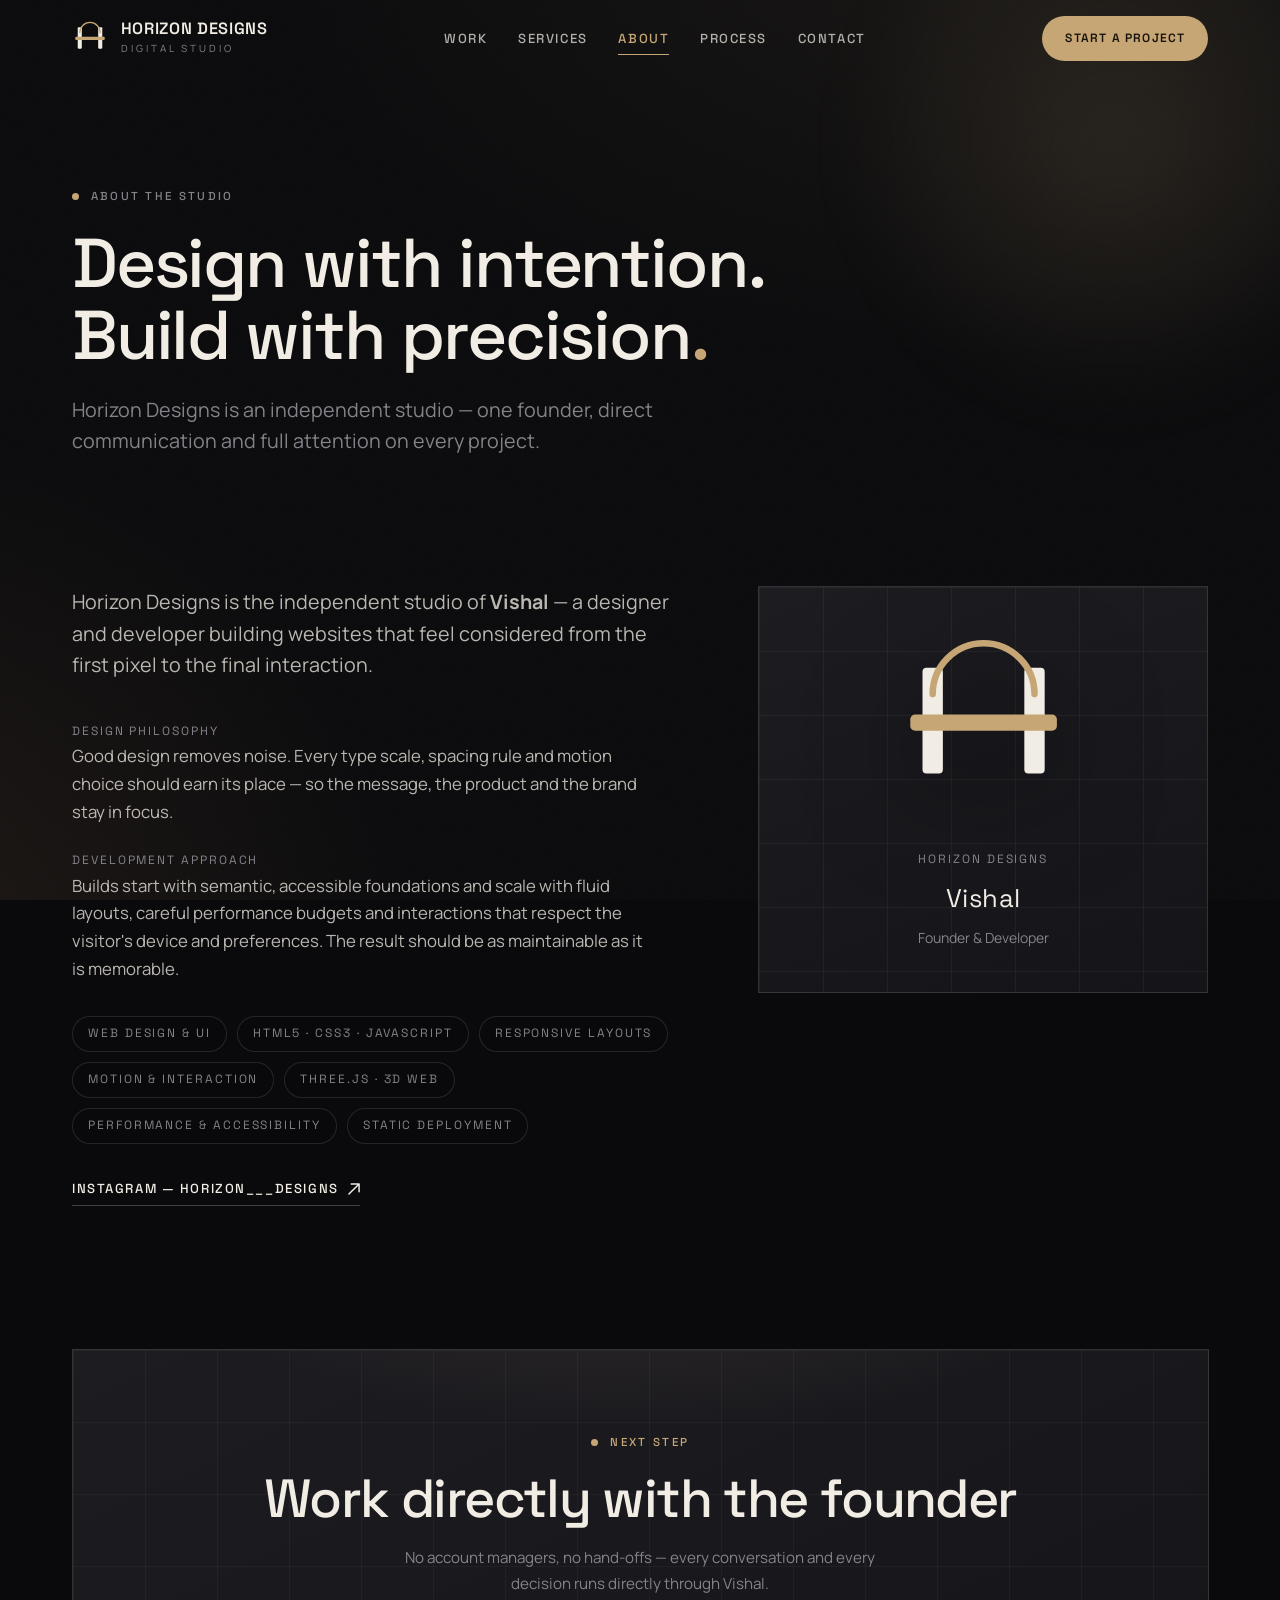
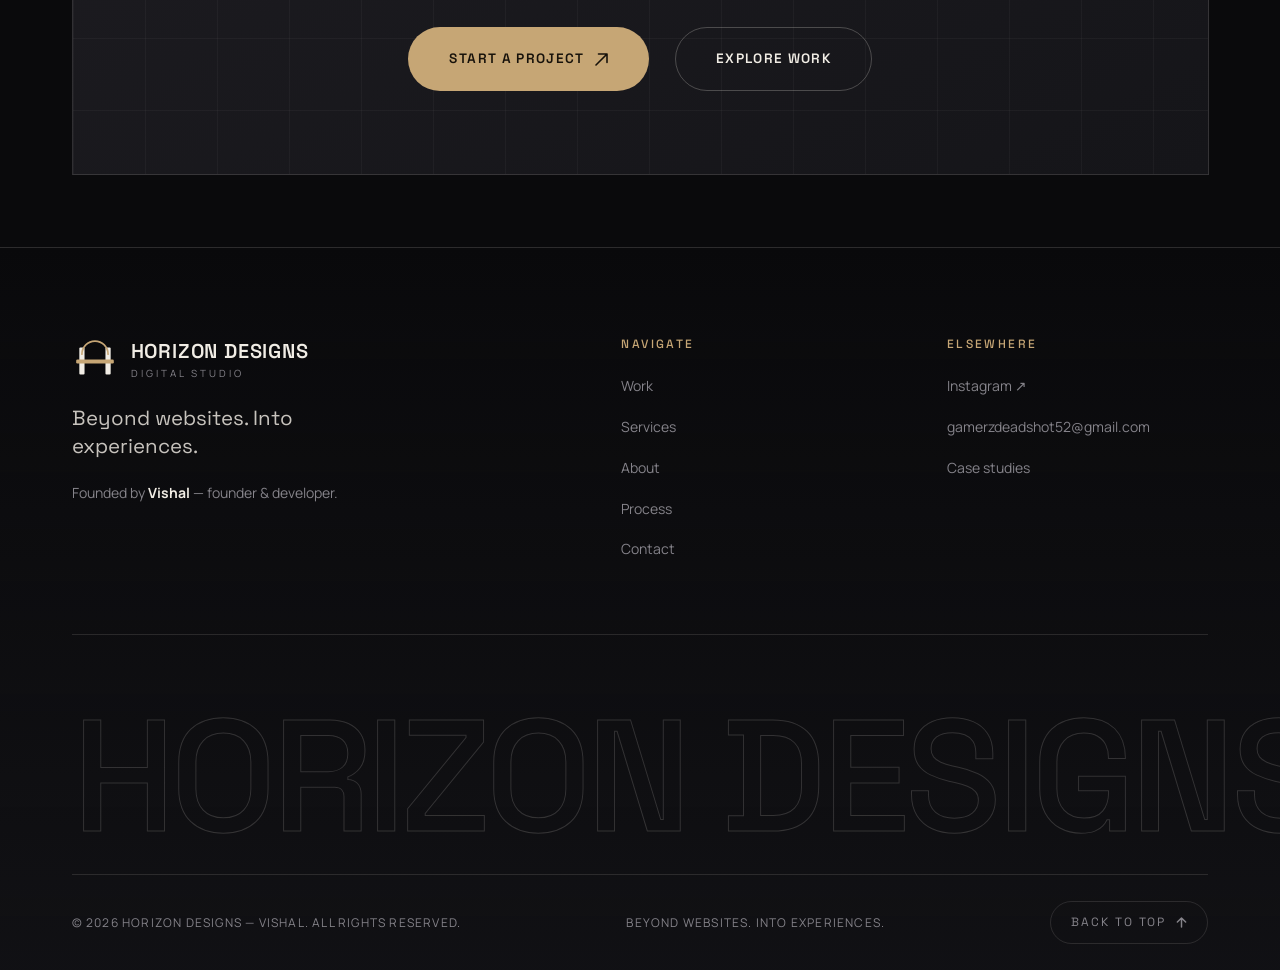
<file: portfolio web/about.html>
<!DOCTYPE html>
<html lang="en" class="no-js">
<head>
  <meta charset="UTF-8">
  <meta name="viewport" content="width=device-width, initial-scale=1">
  <title>About — Horizon Designs</title>
  <meta name="description" content="Horizon Designs is the independent studio of Vishal — a designer and developer building websites that feel considered from the first pixel to the final interaction.">
  <meta name="author" content="Horizon Designs — Vishal">
  <meta name="theme-color" content="#0A0A0C">
  <!-- Add <link rel="canonical" href="https://your-domain.com/about.html" once the production domain is known. -->

  <meta property="og:type" content="website">
  <meta property="og:site_name" content="Horizon Designs">
  <meta property="og:title" content="About — Horizon Designs">
  <meta property="og:description" content="Design with intention. Build with precision. The independent studio of Vishal.">
  <meta property="og:image" content="assets/images/og-cover.png">
  <meta name="twitter:card" content="summary_large_image">

  <link rel="icon" href="assets/icons/favicon.svg" type="image/svg+xml">
  <link rel="mask-icon" href="assets/icons/favicon.svg" color="#C6A675">
  <link rel="preload" href="assets/fonts/SpaceGrotesk-var-latin.woff2" as="font" type="font/woff2" crossorigin>
  <link rel="preload" href="assets/fonts/Manrope-var-latin.woff2" as="font" type="font/woff2" crossorigin>

  <link rel="stylesheet" href="css/variables.css">
  <link rel="stylesheet" href="css/reset.css">
  <link rel="stylesheet" href="css/typography.css">
  <link rel="stylesheet" href="css/layout.css">
  <link rel="stylesheet" href="css/components.css">
  <link rel="stylesheet" href="css/animations.css">
  <link rel="stylesheet" href="css/responsive.css">

  <script>
    (function () {
      var d = document.documentElement;
      d.classList.remove('no-js');
      setTimeout(function () {
        if (!window.__hdBooted) { d.classList.add('no-js'); d.classList.remove('js'); }
      }, 4000);
    })();
  </script>
</head>

<body>
  <a class="skip-link" href="#main">Skip to content</a>
  <div class="ambient" aria-hidden="true"></div>

  <!-- Header -->
  <header class="site-header" id="site-header">
    <div class="container site-header__inner">
      <a class="brand" href="index.html" aria-label="Horizon Designs Digital Studio — home">
        <svg class="brand__mark" viewBox="0 0 44 44" fill="none" aria-hidden="true">
          <rect x="7" y="9" width="5" height="26" rx="1" fill="currentColor"/>
          <rect x="32" y="9" width="5" height="26" rx="1" fill="currentColor"/>
          <path d="M9.5 15.5A12.5 12.5 0 0 1 34.5 15.5" stroke="#C6A675" stroke-width="1.6" stroke-linecap="round"/>
          <rect x="4" y="20.5" width="36" height="4" rx="1.2" fill="#C6A675"/>
        </svg>
        <span>
          <span class="brand__name">Horizon Designs</span>
          <span class="brand__sub">Digital Studio</span>
        </span>
      </a>

      <nav class="nav-desktop" aria-label="Primary">
        <a class="nav-link" href="work.html">Work</a>
        <a class="nav-link" href="services.html">Services</a>
        <a class="nav-link is-active" href="about.html" aria-current="page">About</a>
        <a class="nav-link" href="process.html">Process</a>
        <a class="nav-link" href="contact.html">Contact</a>
      </nav>

      <div class="site-header__actions">
        <a class="btn btn--primary btn--sm" href="contact.html">Start a Project</a>
        <button class="nav-toggle" type="button" aria-expanded="false" aria-controls="mobile-menu" aria-label="Open menu">
          <span class="nav-toggle__lines" aria-hidden="true"><span></span><span></span></span>
        </button>
      </div>
    </div>

    <div class="mobile-menu" id="mobile-menu" aria-hidden="true">
      <nav class="container mobile-menu__inner" aria-label="Mobile">
        <ul class="mobile-menu__list">
          <li><a class="mobile-menu__link" href="work.html" style="--mm-delay: 60ms">Work</a></li>
          <li><a class="mobile-menu__link" href="services.html" style="--mm-delay: 120ms">Services</a></li>
          <li><a class="mobile-menu__link" href="about.html" style="--mm-delay: 180ms">About</a></li>
          <li><a class="mobile-menu__link" href="process.html" style="--mm-delay: 240ms">Process</a></li>
          <li><a class="mobile-menu__link" href="contact.html" style="--mm-delay: 300ms">Contact</a></li>
        </ul>
        <div class="mobile-menu__foot">
          <a class="btn btn--primary" href="contact.html" style="margin-bottom: 6px;">Start a Project</a>
          <a href="mailto:gamerzdeadshot52@gmail.com">gamerzdeadshot52@gmail.com</a>
          <a href="https://www.instagram.com/horizon___designs/" target="_blank" rel="noopener noreferrer">Instagram — horizon___designs</a>
        </div>
      </nav>
    </div>
  </header>

  <main id="main">

    <!-- Page hero -->
    <section class="page-hero" id="top" aria-labelledby="page-title">
      <div class="container">
        <p class="eyebrow" data-page-item style="--pd: 60ms">About the studio</p>
        <h1 class="page-hero__title" id="page-title" data-page-item style="--pd: 140ms">
          Design with intention. Build with precision<span class="dot-accent"></span>
        </h1>
        <p class="lead page-hero__lead" data-page-item style="--pd: 240ms">
          Horizon Designs is an independent studio — one founder, direct communication and
          full attention on every project.
        </p>
      </div>
    </section>

    <!-- About content -->
    <section class="section section--tight" aria-label="About Horizon Designs">
      <div class="container">
        <div class="about__grid">
          <div class="about__copy" data-reveal>
            <p class="about__prose lead">
              Horizon Designs is the independent studio of <strong>Vishal</strong> — a designer and
              developer building websites that feel considered from the first pixel to the final
              interaction.
            </p>

            <div class="prose about__prose">
              <p>
                <span class="meta-text">Design philosophy</span><br>
                Good design removes noise. Every type scale, spacing rule and motion choice should
                earn its place — so the message, the product and the brand stay in focus.
              </p>
              <p>
                <span class="meta-text">Development approach</span><br>
                Builds start with semantic, accessible foundations and scale with fluid layouts,
                careful performance budgets and interactions that respect the visitor's device and
                preferences. The result should be as maintainable as it is memorable.
              </p>
            </div>

            <div class="about__skills" aria-label="Capabilities">
              <span class="chip">Web Design &amp; UI</span>
              <span class="chip">HTML5 · CSS3 · JavaScript</span>
              <span class="chip">Responsive Layouts</span>
              <span class="chip">Motion &amp; Interaction</span>
              <span class="chip">Three.js · 3D Web</span>
              <span class="chip">Performance &amp; Accessibility</span>
              <span class="chip">Static Deployment</span>
            </div>

            <a class="link-arrow" href="https://www.instagram.com/horizon___designs/" target="_blank" rel="noopener noreferrer">
              Instagram — horizon___designs
              <svg width="12" height="12" viewBox="0 0 13 13" fill="none" aria-hidden="true"><path d="M1 12L12 1M12 1H3.5M12 1v8.5" stroke="currentColor" stroke-width="1.6" stroke-linecap="round" stroke-linejoin="round"/></svg>
            </a>
          </div>

          <aside class="about__panel" data-reveal="right" aria-label="About the founder">
            <svg class="about__panel-mark" viewBox="0 0 44 44" fill="none" aria-hidden="true" style="color: #F1EDE5;">
              <rect x="7" y="9" width="5" height="26" rx="1" fill="currentColor"/>
              <rect x="32" y="9" width="5" height="26" rx="1" fill="currentColor"/>
              <path d="M9.5 15.5A12.5 12.5 0 0 1 34.5 15.5" stroke="#C6A675" stroke-width="1.6" stroke-linecap="round"/>
              <rect x="4" y="20.5" width="36" height="4" rx="1.2" fill="#C6A675"/>
            </svg>
            <div class="about__panel-caption">
              <span class="meta-text">Horizon Designs</span>
              <span class="about__panel-name">Vishal</span>
              <span class="muted" style="font-size: var(--fs-small);">Founder &amp; Developer</span>
            </div>
          </aside>
        </div>
      </div>
    </section>

    <!-- CTA band -->
    <section class="section section--tight" aria-label="Start a project">
      <div class="container">
        <div class="cta-band" data-reveal>
          <p class="eyebrow">Next step</p>
          <h2 class="cta-band__title">Work directly with the founder</h2>
          <p class="cta-band__lead">
            No account managers, no hand-offs — every conversation and every decision runs
            directly through Vishal.
          </p>
          <div class="cta-band__actions">
            <a class="btn btn--primary btn--lg" href="contact.html">
              Start a Project
              <span class="btn__arrow" aria-hidden="true">
                <svg width="13" height="13" viewBox="0 0 13 13" fill="none"><path d="M1 12L12 1M12 1H3.5M12 1v8.5" stroke="currentColor" stroke-width="1.6" stroke-linecap="round" stroke-linejoin="round"/></svg>
              </span>
            </a>
            <a class="btn btn--ghost btn--lg" href="work.html">Explore Work</a>
          </div>
        </div>
      </div>
    </section>

  </main>

  <!-- Footer -->
  <footer class="site-footer">
    <div class="container">
      <div class="footer__top">
        <div class="footer__brand">
          <a class="brand brand--footer" href="index.html" aria-label="Horizon Designs Digital Studio — home">
            <svg class="brand__mark" viewBox="0 0 44 44" fill="none" aria-hidden="true">
              <rect x="7" y="9" width="5" height="26" rx="1" fill="currentColor"/>
              <rect x="32" y="9" width="5" height="26" rx="1" fill="currentColor"/>
              <path d="M9.5 15.5A12.5 12.5 0 0 1 34.5 15.5" stroke="#C6A675" stroke-width="1.6" stroke-linecap="round"/>
              <rect x="4" y="20.5" width="36" height="4" rx="1.2" fill="#C6A675"/>
            </svg>
            <span>
              <span class="brand__name">Horizon Designs</span>
              <span class="brand__sub">Digital Studio</span>
            </span>
          </a>
          <p class="footer__tagline">Beyond websites. Into experiences.</p>
          <p class="muted" style="font-size: var(--fs-small);">
            Founded by <strong style="color: var(--c-ivory);">Vishal</strong> — founder &amp; developer.
          </p>
        </div>

        <nav aria-label="Footer">
          <h2 class="footer__col-title">Navigate</h2>
          <ul class="footer__links">
            <li><a href="work.html">Work</a></li>
            <li><a href="services.html">Services</a></li>
            <li><a href="about.html">About</a></li>
            <li><a href="process.html">Process</a></li>
            <li><a href="contact.html">Contact</a></li>
          </ul>
        </nav>

        <div>
          <h2 class="footer__col-title">Elsewhere</h2>
          <ul class="footer__links">
            <li><a href="https://www.instagram.com/horizon___designs/" target="_blank" rel="noopener noreferrer">Instagram ↗</a></li>
            <li><a href="mailto:gamerzdeadshot52@gmail.com">gamerzdeadshot52@gmail.com</a></li>
            <li><a href="work.html">Case studies</a></li>
          </ul>
        </div>
      </div>

      <p class="footer__wordmark" aria-hidden="true">Horizon Designs</p>

      <div class="footer__bottom">
        <span>© <span id="year">2026</span> Horizon Designs — Vishal. All rights reserved.</span>
        <span>Beyond websites. Into experiences.</span>
        <a class="back-to-top" href="#top">
          Back to top
          <svg width="11" height="11" viewBox="0 0 12 12" fill="none" aria-hidden="true"><path d="M6 11V1M1.5 5.5 6 1l4.5 4.5" stroke="currentColor" stroke-width="1.6" stroke-linecap="round" stroke-linejoin="round"/></svg>
        </a>
      </div>
    </div>
  </footer>

  <script type="module" src="js/main.js"></script>
</body>
</html>
</file>
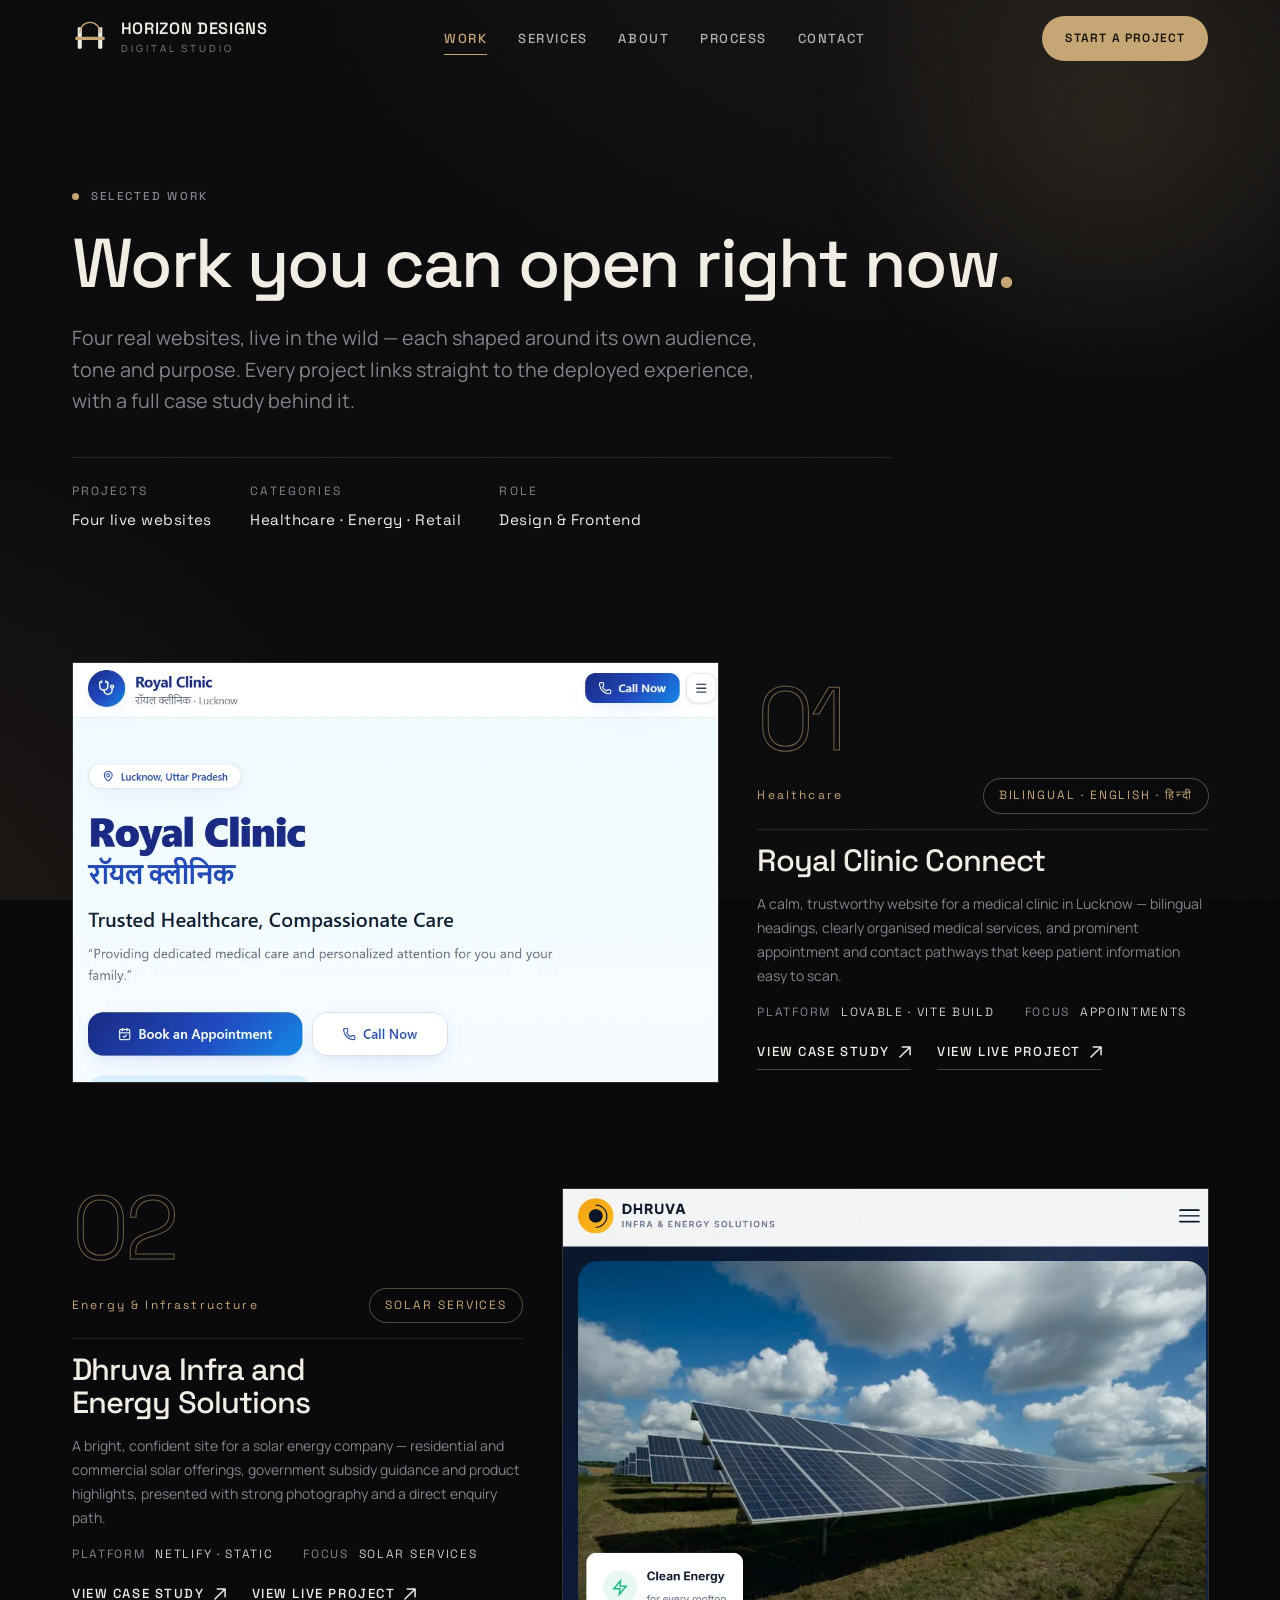
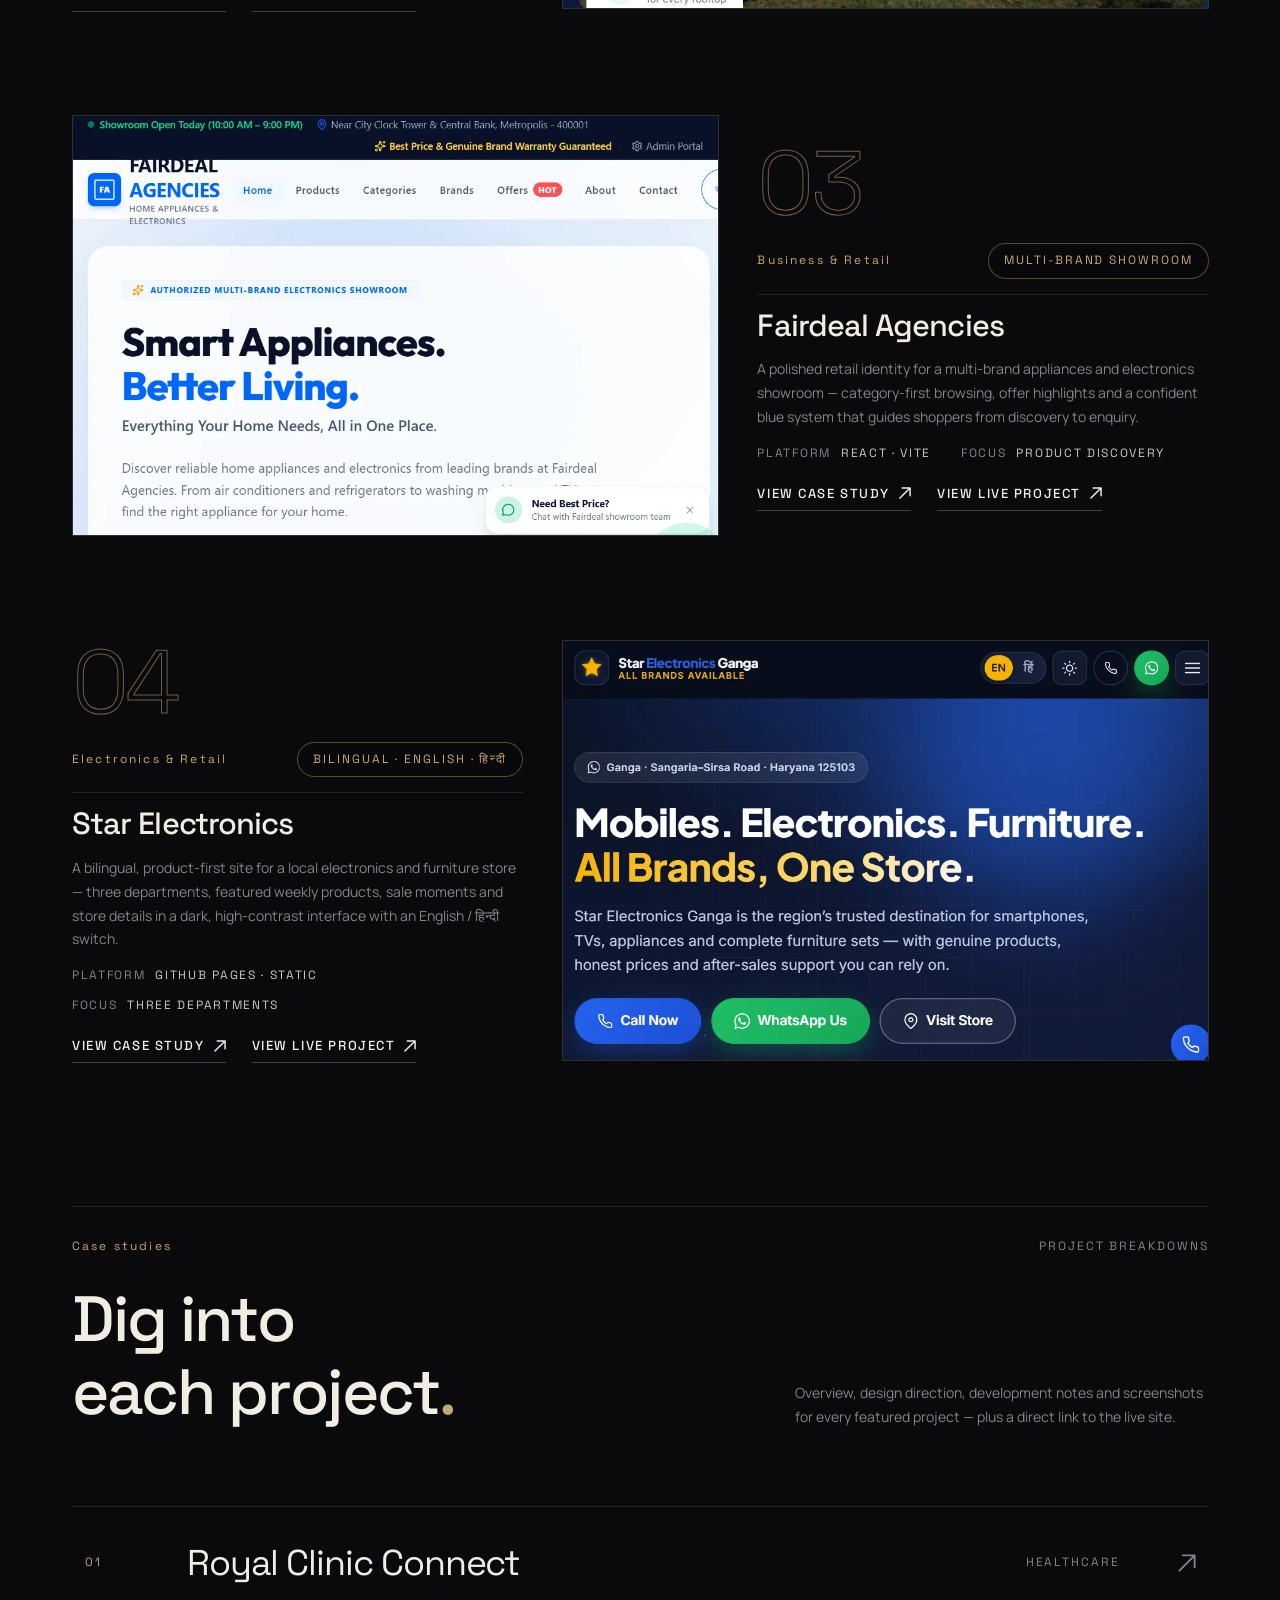
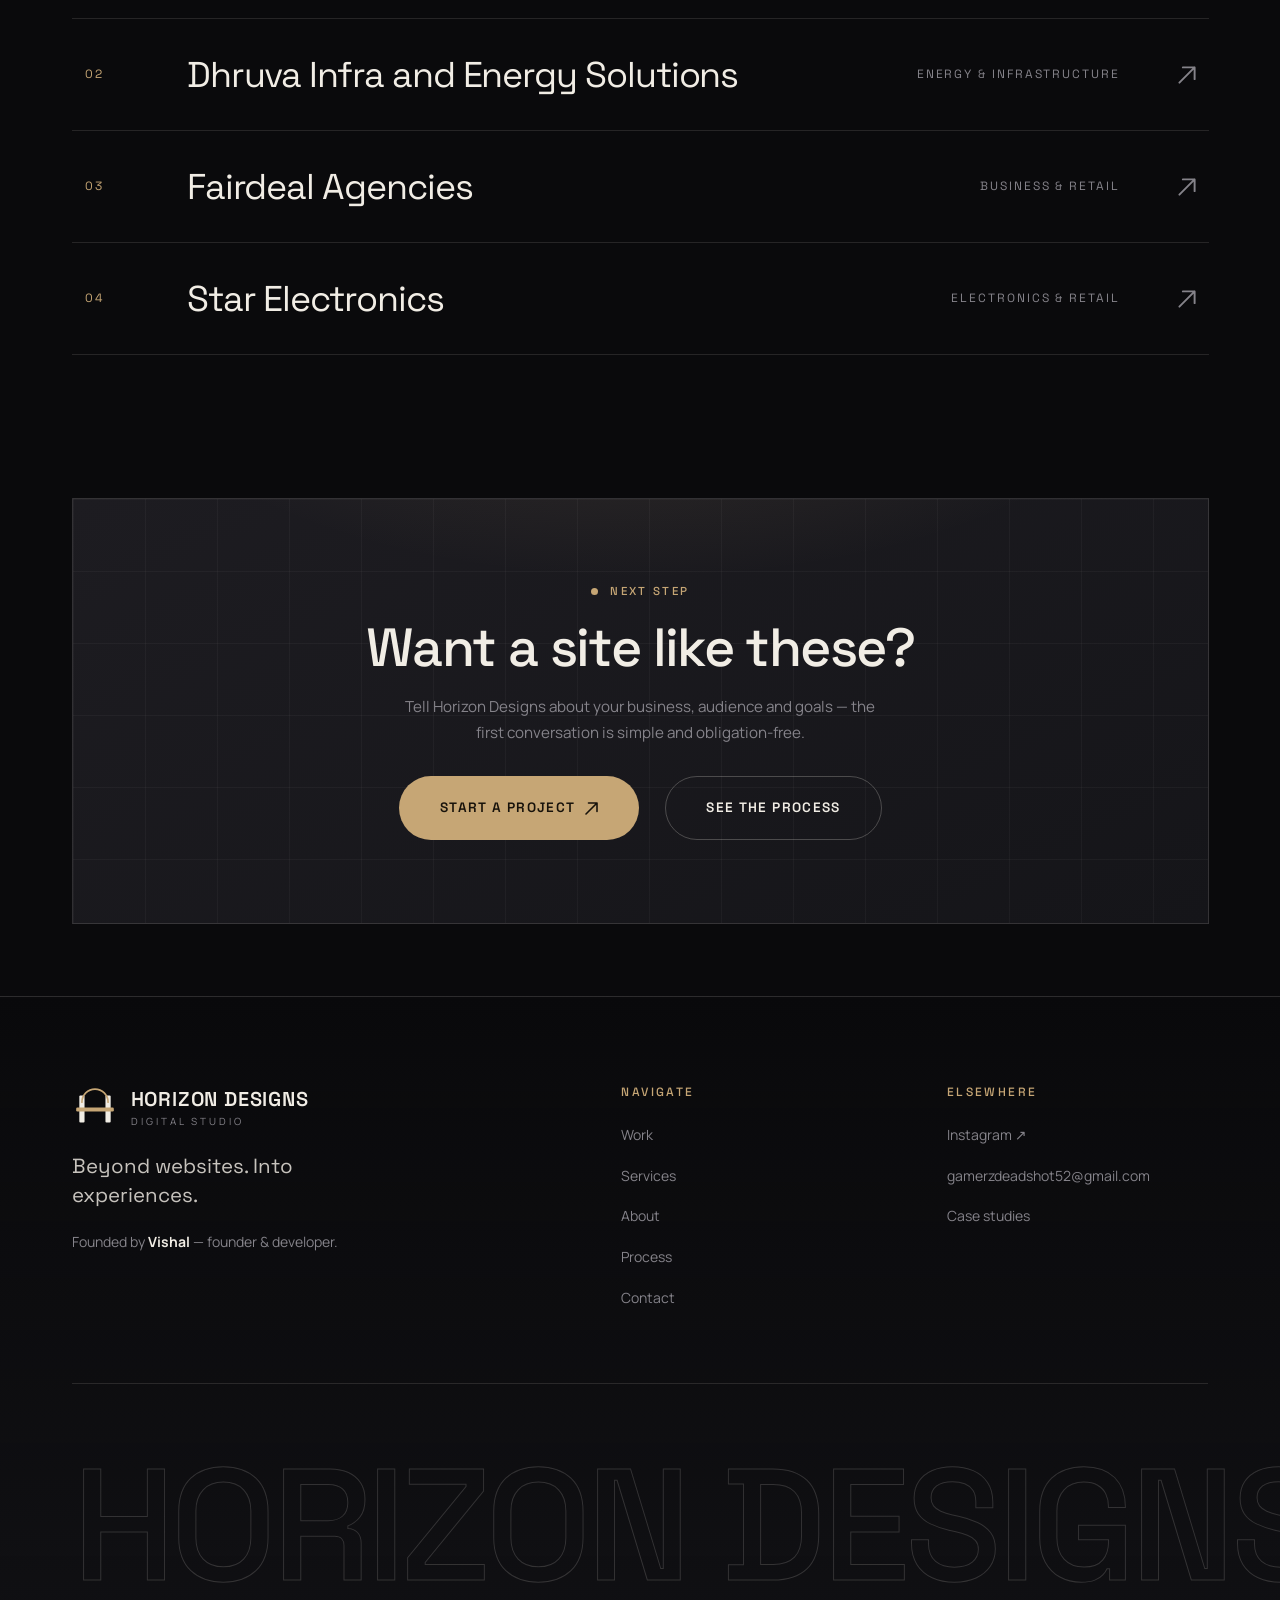
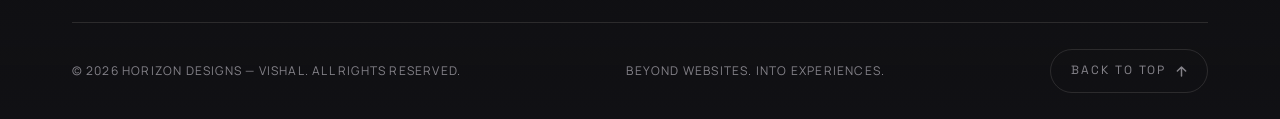
<file: portfolio web/work.html>
<!DOCTYPE html>
<html lang="en" class="no-js">
<head>
  <meta charset="UTF-8">
  <meta name="viewport" content="width=device-width, initial-scale=1">
  <title>Work — Horizon Designs</title>
  <meta name="description" content="Four live websites by Horizon Designs — Royal Clinic Connect, Dhruva Infra and Energy Solutions, Fairdeal Agencies and Star Electronics. Open each deployed experience or read the full case study.">
  <meta name="author" content="Horizon Designs — Vishal">
  <meta name="theme-color" content="#0A0A0C">
  <!-- Add <link rel="canonical" href="https://your-domain.com/work.html" once the production domain is known. -->

  <meta property="og:type" content="website">
  <meta property="og:site_name" content="Horizon Designs">
  <meta property="og:title" content="Work — Horizon Designs">
  <meta property="og:description" content="Four live websites, each shaped around its own audience and purpose. Open the deployed experience or read the case study.">
  <meta property="og:image" content="assets/images/og-cover.png">
  <meta name="twitter:card" content="summary_large_image">

  <link rel="icon" href="assets/icons/favicon.svg" type="image/svg+xml">
  <link rel="mask-icon" href="assets/icons/favicon.svg" color="#C6A675">
  <link rel="preload" href="assets/fonts/SpaceGrotesk-var-latin.woff2" as="font" type="font/woff2" crossorigin>
  <link rel="preload" href="assets/fonts/Manrope-var-latin.woff2" as="font" type="font/woff2" crossorigin>

  <link rel="stylesheet" href="css/variables.css">
  <link rel="stylesheet" href="css/reset.css">
  <link rel="stylesheet" href="css/typography.css">
  <link rel="stylesheet" href="css/layout.css">
  <link rel="stylesheet" href="css/components.css">
  <link rel="stylesheet" href="css/animations.css">
  <link rel="stylesheet" href="css/responsive.css">

  <script>
    (function () {
      var d = document.documentElement;
      d.classList.remove('no-js');
      setTimeout(function () {
        if (!window.__hdBooted) { d.classList.add('no-js'); d.classList.remove('js'); }
      }, 4000);
    })();
  </script>
</head>

<body>
  <a class="skip-link" href="#main">Skip to content</a>
  <div class="ambient" aria-hidden="true"></div>

  <!-- Header -->
  <header class="site-header" id="site-header">
    <div class="container site-header__inner">
      <a class="brand" href="index.html" aria-label="Horizon Designs Digital Studio — home">
        <svg class="brand__mark" viewBox="0 0 44 44" fill="none" aria-hidden="true">
          <rect x="7" y="9" width="5" height="26" rx="1" fill="currentColor"/>
          <rect x="32" y="9" width="5" height="26" rx="1" fill="currentColor"/>
          <path d="M9.5 15.5A12.5 12.5 0 0 1 34.5 15.5" stroke="#C6A675" stroke-width="1.6" stroke-linecap="round"/>
          <rect x="4" y="20.5" width="36" height="4" rx="1.2" fill="#C6A675"/>
        </svg>
        <span>
          <span class="brand__name">Horizon Designs</span>
          <span class="brand__sub">Digital Studio</span>
        </span>
      </a>

      <nav class="nav-desktop" aria-label="Primary">
        <a class="nav-link is-active" href="work.html" aria-current="page">Work</a>
        <a class="nav-link" href="services.html">Services</a>
        <a class="nav-link" href="about.html">About</a>
        <a class="nav-link" href="process.html">Process</a>
        <a class="nav-link" href="contact.html">Contact</a>
      </nav>

      <div class="site-header__actions">
        <a class="btn btn--primary btn--sm" href="contact.html">Start a Project</a>
        <button class="nav-toggle" type="button" aria-expanded="false" aria-controls="mobile-menu" aria-label="Open menu">
          <span class="nav-toggle__lines" aria-hidden="true"><span></span><span></span></span>
        </button>
      </div>
    </div>

    <div class="mobile-menu" id="mobile-menu" aria-hidden="true">
      <nav class="container mobile-menu__inner" aria-label="Mobile">
        <ul class="mobile-menu__list">
          <li><a class="mobile-menu__link" href="work.html" style="--mm-delay: 60ms">Work</a></li>
          <li><a class="mobile-menu__link" href="services.html" style="--mm-delay: 120ms">Services</a></li>
          <li><a class="mobile-menu__link" href="about.html" style="--mm-delay: 180ms">About</a></li>
          <li><a class="mobile-menu__link" href="process.html" style="--mm-delay: 240ms">Process</a></li>
          <li><a class="mobile-menu__link" href="contact.html" style="--mm-delay: 300ms">Contact</a></li>
        </ul>
        <div class="mobile-menu__foot">
          <a class="btn btn--primary" href="contact.html" style="margin-bottom: 6px;">Start a Project</a>
          <a href="mailto:gamerzdeadshot52@gmail.com">gamerzdeadshot52@gmail.com</a>
          <a href="https://www.instagram.com/horizon___designs/" target="_blank" rel="noopener noreferrer">Instagram — horizon___designs</a>
        </div>
      </nav>
    </div>
  </header>

  <main id="main">

    <!-- Page hero -->
    <section class="page-hero" id="top" aria-labelledby="page-title">
      <div class="container">
        <p class="eyebrow" data-page-item style="--pd: 60ms">Selected work</p>
        <h1 class="page-hero__title" id="page-title" data-page-item style="--pd: 140ms">
          Work you can open right now<span class="dot-accent"></span>
        </h1>
        <p class="lead page-hero__lead" data-page-item style="--pd: 240ms">
          Four real websites, live in the wild — each shaped around its own audience, tone and
          purpose. Every project links straight to the deployed experience, with a full case
          study behind it.
        </p>
        <dl class="hero__meta" data-page-item style="--pd: 340ms">
          <div class="hero__meta-item"><dt>Projects</dt><dd>Four live websites</dd></div>
          <div class="hero__meta-item"><dt>Categories</dt><dd>Healthcare · Energy · Retail</dd></div>
          <div class="hero__meta-item"><dt>Role</dt><dd>Design &amp; Frontend</dd></div>
        </dl>
      </div>
    </section>

    <!-- ==================================================================
         FULL SHOWCASE — one large editorial row per project
         ================================================================== -->
    <section class="section section--tight" aria-label="Projects">
      <div class="container">
        <div class="showcase">

          <!-- 01 — ROYAL CLINIC CONNECT -->
          <article class="showcase__row" data-reveal>
            <div class="showcase__media-col">
              <a class="showcase__media" data-tilt
                 href="https://royal-clinic-connect.lovable.app/"
                 target="_blank" rel="noopener noreferrer"
                 aria-label="View the Royal Clinic Connect live website (opens in a new tab)">
                <img src="assets/images/royal-clinic-connect.webp"
                     width="1090" height="830" decoding="async"
                     alt="Screenshot of the Royal Clinic Connect website: the Royal Clinic homepage with bilingual heading and appointment buttons">
                <span class="project__veil" aria-hidden="true"></span>
                <span class="project__hint" aria-hidden="true">
                  View live
                  <svg width="11" height="11" viewBox="0 0 13 13" fill="none"><path d="M1 12L12 1M12 1H3.5M12 1v8.5" stroke="currentColor" stroke-width="1.7" stroke-linecap="round" stroke-linejoin="round"/></svg>
                </span>
              </a>
            </div>
            <div class="showcase__body-col">
              <span class="showcase__index" aria-hidden="true">01</span>
              <div class="showcase__body">
                <div class="project__top">
                  <span class="index-label">Healthcare</span>
                  <span class="chip chip--bronze">Bilingual · English · हिन्दी</span>
                </div>
                <h2 class="project__title">
                  <a href="https://royal-clinic-connect.lovable.app/" target="_blank" rel="noopener noreferrer">
                    Royal Clinic Connect
                  </a>
                </h2>
                <p class="project__desc">
                  A calm, trustworthy website for a medical clinic in Lucknow — bilingual headings,
                  clearly organised medical services, and prominent appointment and contact pathways
                  that keep patient information easy to scan.
                </p>
                <dl class="project__facts">
                  <div class="project__fact"><dt>Platform</dt><dd>Lovable · Vite build</dd></div>
                  <div class="project__fact"><dt>Focus</dt><dd>Appointments</dd></div>
                </dl>
                <div class="project__links">
                  <a class="link-arrow" href="projects/royal-clinic-connect.html">
                    View Case Study
                    <svg width="12" height="12" viewBox="0 0 13 13" fill="none" aria-hidden="true"><path d="M1 12L12 1M12 1H3.5M12 1v8.5" stroke="currentColor" stroke-width="1.6" stroke-linecap="round" stroke-linejoin="round"/></svg>
                  </a>
                  <a class="link-arrow" href="https://royal-clinic-connect.lovable.app/" target="_blank" rel="noopener noreferrer">
                    View Live Project
                    <svg width="12" height="12" viewBox="0 0 13 13" fill="none" aria-hidden="true"><path d="M1 12L12 1M12 1H3.5M12 1v8.5" stroke="currentColor" stroke-width="1.6" stroke-linecap="round" stroke-linejoin="round"/></svg>
                  </a>
                </div>
              </div>
            </div>
          </article>

          <!-- 02 — DHRUVA INFRA AND ENERGY SOLUTIONS -->
          <article class="showcase__row" data-reveal>
            <div class="showcase__media-col">
              <a class="showcase__media" data-tilt
                 href="https://vermillion-crepe-007be0.netlify.app/"
                 target="_blank" rel="noopener noreferrer"
                 aria-label="View the Dhruva Infra and Energy Solutions live website (opens in a new tab)">
                <img src="assets/images/dhruva-infra.webp" loading="lazy"
                     width="1090" height="830" decoding="async"
                     alt="Screenshot of the Dhruva Infra and Energy Solutions website homepage showing a solar panel field hero image">
                <span class="project__veil" aria-hidden="true"></span>
                <span class="project__hint" aria-hidden="true">
                  View live
                  <svg width="11" height="11" viewBox="0 0 13 13" fill="none"><path d="M1 12L12 1M12 1H3.5M12 1v8.5" stroke="currentColor" stroke-width="1.7" stroke-linecap="round" stroke-linejoin="round"/></svg>
                </span>
              </a>
            </div>
            <div class="showcase__body-col">
              <span class="showcase__index" aria-hidden="true">02</span>
              <div class="showcase__body">
                <div class="project__top">
                  <span class="index-label">Energy &amp; Infrastructure</span>
                  <span class="chip chip--bronze">Solar services</span>
                </div>
                <h2 class="project__title">
                  <a href="https://vermillion-crepe-007be0.netlify.app/" target="_blank" rel="noopener noreferrer">
                    Dhruva Infra and Energy Solutions
                  </a>
                </h2>
                <p class="project__desc">
                  A bright, confident site for a solar energy company — residential and commercial
                  solar offerings, government subsidy guidance and product highlights, presented
                  with strong photography and a direct enquiry path.
                </p>
                <dl class="project__facts">
                  <div class="project__fact"><dt>Platform</dt><dd>Netlify · Static</dd></div>
                  <div class="project__fact"><dt>Focus</dt><dd>Solar services</dd></div>
                </dl>
                <div class="project__links">
                  <a class="link-arrow" href="projects/dhruva-infra.html">
                    View Case Study
                    <svg width="12" height="12" viewBox="0 0 13 13" fill="none" aria-hidden="true"><path d="M1 12L12 1M12 1H3.5M12 1v8.5" stroke="currentColor" stroke-width="1.6" stroke-linecap="round" stroke-linejoin="round"/></svg>
                  </a>
                  <a class="link-arrow" href="https://vermillion-crepe-007be0.netlify.app/" target="_blank" rel="noopener noreferrer">
                    View Live Project
                    <svg width="12" height="12" viewBox="0 0 13 13" fill="none" aria-hidden="true"><path d="M1 12L12 1M12 1H3.5M12 1v8.5" stroke="currentColor" stroke-width="1.6" stroke-linecap="round" stroke-linejoin="round"/></svg>
                  </a>
                </div>
              </div>
            </div>
          </article>

          <!-- 03 — FAIRDEAL AGENCIES -->
          <article class="showcase__row" data-reveal>
            <div class="showcase__media-col">
              <a class="showcase__media" data-tilt
                 href="https://fairdeal-agencies.ai.studio/"
                 target="_blank" rel="noopener noreferrer"
                 aria-label="View the Fairdeal Agencies live website (opens in a new tab)">
                <img src="assets/images/fairdeal-agencies.webp" loading="lazy"
                     width="1101" height="819" decoding="async"
                     alt="Screenshot of the Fairdeal Agencies website homepage with the headline Smart Appliances. Better Living.">
                <span class="project__veil" aria-hidden="true"></span>
                <span class="project__hint" aria-hidden="true">
                  View live
                  <svg width="11" height="11" viewBox="0 0 13 13" fill="none"><path d="M1 12L12 1M12 1H3.5M12 1v8.5" stroke="currentColor" stroke-width="1.7" stroke-linecap="round" stroke-linejoin="round"/></svg>
                </span>
              </a>
            </div>
            <div class="showcase__body-col">
              <span class="showcase__index" aria-hidden="true">03</span>
              <div class="showcase__body">
                <div class="project__top">
                  <span class="index-label">Business &amp; Retail</span>
                  <span class="chip chip--bronze">Multi-brand showroom</span>
                </div>
                <h2 class="project__title">
                  <a href="https://fairdeal-agencies.ai.studio/" target="_blank" rel="noopener noreferrer">
                    Fairdeal Agencies
                  </a>
                </h2>
                <p class="project__desc">
                  A polished retail identity for a multi-brand appliances and electronics showroom —
                  category-first browsing, offer highlights and a confident blue system that guides
                  shoppers from discovery to enquiry.
                </p>
                <dl class="project__facts">
                  <div class="project__fact"><dt>Platform</dt><dd>React · Vite</dd></div>
                  <div class="project__fact"><dt>Focus</dt><dd>Product discovery</dd></div>
                </dl>
                <div class="project__links">
                  <a class="link-arrow" href="projects/fairdeal-agencies.html">
                    View Case Study
                    <svg width="12" height="12" viewBox="0 0 13 13" fill="none" aria-hidden="true"><path d="M1 12L12 1M12 1H3.5M12 1v8.5" stroke="currentColor" stroke-width="1.6" stroke-linecap="round" stroke-linejoin="round"/></svg>
                  </a>
                  <a class="link-arrow" href="https://fairdeal-agencies.ai.studio/" target="_blank" rel="noopener noreferrer">
                    View Live Project
                    <svg width="12" height="12" viewBox="0 0 13 13" fill="none" aria-hidden="true"><path d="M1 12L12 1M12 1H3.5M12 1v8.5" stroke="currentColor" stroke-width="1.6" stroke-linecap="round" stroke-linejoin="round"/></svg>
                  </a>
                </div>
              </div>
            </div>
          </article>

          <!-- 04 — STAR ELECTRONICS -->
          <article class="showcase__row" data-reveal>
            <div class="showcase__media-col">
              <a class="showcase__media" data-tilt
                 href="https://gamerzdeadshot52-beep.github.io/Star-electronics-4/"
                 target="_blank" rel="noopener noreferrer"
                 aria-label="View the Star Electronics live website (opens in a new tab)">
                <img src="assets/images/star-electronics.webp" loading="lazy"
                     width="1090" height="830" decoding="async"
                     alt="Screenshot of the Star Electronics website homepage with the headline Mobiles. Electronics. Furniture. All Brands, One Store.">
                <span class="project__veil" aria-hidden="true"></span>
                <span class="project__hint" aria-hidden="true">
                  View live
                  <svg width="11" height="11" viewBox="0 0 13 13" fill="none"><path d="M1 12L12 1M12 1H3.5M12 1v8.5" stroke="currentColor" stroke-width="1.7" stroke-linecap="round" stroke-linejoin="round"/></svg>
                </span>
              </a>
            </div>
            <div class="showcase__body-col">
              <span class="showcase__index" aria-hidden="true">04</span>
              <div class="showcase__body">
                <div class="project__top">
                  <span class="index-label">Electronics &amp; Retail</span>
                  <span class="chip chip--bronze">Bilingual · English · हिन्दी</span>
                </div>
                <h2 class="project__title">
                  <a href="https://gamerzdeadshot52-beep.github.io/Star-electronics-4/" target="_blank" rel="noopener noreferrer">
                    Star Electronics
                  </a>
                </h2>
                <p class="project__desc">
                  A bilingual, product-first site for a local electronics and furniture store —
                  three departments, featured weekly products, sale moments and store details in a
                  dark, high-contrast interface with an English / हिन्दी switch.
                </p>
                <dl class="project__facts">
                  <div class="project__fact"><dt>Platform</dt><dd>GitHub Pages · Static</dd></div>
                  <div class="project__fact"><dt>Focus</dt><dd>Three departments</dd></div>
                </dl>
                <div class="project__links">
                  <a class="link-arrow" href="projects/star-electronics.html">
                    View Case Study
                    <svg width="12" height="12" viewBox="0 0 13 13" fill="none" aria-hidden="true"><path d="M1 12L12 1M12 1H3.5M12 1v8.5" stroke="currentColor" stroke-width="1.6" stroke-linecap="round" stroke-linejoin="round"/></svg>
                  </a>
                  <a class="link-arrow" href="https://gamerzdeadshot52-beep.github.io/Star-electronics-4/" target="_blank" rel="noopener noreferrer">
                    View Live Project
                    <svg width="12" height="12" viewBox="0 0 13 13" fill="none" aria-hidden="true"><path d="M1 12L12 1M12 1H3.5M12 1v8.5" stroke="currentColor" stroke-width="1.6" stroke-linecap="round" stroke-linejoin="round"/></svg>
                  </a>
                </div>
              </div>
            </div>
          </article>

        </div>
      </div>
    </section>

    <!-- ==================================================================
         CASE STUDY INDEX
         ================================================================== -->
    <section class="section section--tight" id="case-studies" aria-labelledby="cases-title">
      <div class="container">
        <header class="section-head" data-reveal>
          <div class="section-head__top">
            <span class="index-label">Case studies</span>
            <span class="meta-text">Project breakdowns</span>
          </div>
          <div class="section-head__grid">
            <h2 class="section-title" id="cases-title">Dig into each project<span class="dot-accent"></span></h2>
            <p class="section-head__intro">
              Overview, design direction, development notes and screenshots for every featured
              project — plus a direct link to the live site.
            </p>
          </div>
        </header>

        <div class="case-list" data-reveal>
          <a class="case-row" href="projects/royal-clinic-connect.html">
            <span class="case-row__index">01</span>
            <span class="case-row__title">Royal Clinic Connect</span>
            <span class="case-row__cat">Healthcare</span>
            <span class="case-row__arrow" aria-hidden="true">
              <svg width="18" height="18" viewBox="0 0 13 13" fill="none"><path d="M1 12L12 1M12 1H3.5M12 1v8.5" stroke="currentColor" stroke-width="1.4" stroke-linecap="round" stroke-linejoin="round"/></svg>
            </span>
          </a>
          <a class="case-row" href="projects/dhruva-infra.html">
            <span class="case-row__index">02</span>
            <span class="case-row__title">Dhruva Infra and Energy Solutions</span>
            <span class="case-row__cat">Energy &amp; Infrastructure</span>
            <span class="case-row__arrow" aria-hidden="true">
              <svg width="18" height="18" viewBox="0 0 13 13" fill="none"><path d="M1 12L12 1M12 1H3.5M12 1v8.5" stroke="currentColor" stroke-width="1.4" stroke-linecap="round" stroke-linejoin="round"/></svg>
            </span>
          </a>
          <a class="case-row" href="projects/fairdeal-agencies.html">
            <span class="case-row__index">03</span>
            <span class="case-row__title">Fairdeal Agencies</span>
            <span class="case-row__cat">Business &amp; Retail</span>
            <span class="case-row__arrow" aria-hidden="true">
              <svg width="18" height="18" viewBox="0 0 13 13" fill="none"><path d="M1 12L12 1M12 1H3.5M12 1v8.5" stroke="currentColor" stroke-width="1.4" stroke-linecap="round" stroke-linejoin="round"/></svg>
            </span>
          </a>
          <a class="case-row" href="projects/star-electronics.html">
            <span class="case-row__index">04</span>
            <span class="case-row__title">Star Electronics</span>
            <span class="case-row__cat">Electronics &amp; Retail</span>
            <span class="case-row__arrow" aria-hidden="true">
              <svg width="18" height="18" viewBox="0 0 13 13" fill="none"><path d="M1 12L12 1M12 1H3.5M12 1v8.5" stroke="currentColor" stroke-width="1.4" stroke-linecap="round" stroke-linejoin="round"/></svg>
            </span>
          </a>
        </div>
      </div>
    </section>

    <!-- CTA band -->
    <section class="section section--tight" aria-label="Start a project">
      <div class="container">
        <div class="cta-band" data-reveal>
          <p class="eyebrow">Next step</p>
          <h2 class="cta-band__title">Want a site like these?</h2>
          <p class="cta-band__lead">
            Tell Horizon Designs about your business, audience and goals — the first conversation
            is simple and obligation-free.
          </p>
          <div class="cta-band__actions">
            <a class="btn btn--primary btn--lg" href="contact.html">
              Start a Project
              <span class="btn__arrow" aria-hidden="true">
                <svg width="13" height="13" viewBox="0 0 13 13" fill="none"><path d="M1 12L12 1M12 1H3.5M12 1v8.5" stroke="currentColor" stroke-width="1.6" stroke-linecap="round" stroke-linejoin="round"/></svg>
              </span>
            </a>
            <a class="btn btn--ghost btn--lg" href="process.html">See the Process</a>
          </div>
        </div>
      </div>
    </section>

  </main>

  <!-- Footer -->
  <footer class="site-footer">
    <div class="container">
      <div class="footer__top">
        <div class="footer__brand">
          <a class="brand brand--footer" href="index.html" aria-label="Horizon Designs Digital Studio — home">
            <svg class="brand__mark" viewBox="0 0 44 44" fill="none" aria-hidden="true">
              <rect x="7" y="9" width="5" height="26" rx="1" fill="currentColor"/>
              <rect x="32" y="9" width="5" height="26" rx="1" fill="currentColor"/>
              <path d="M9.5 15.5A12.5 12.5 0 0 1 34.5 15.5" stroke="#C6A675" stroke-width="1.6" stroke-linecap="round"/>
              <rect x="4" y="20.5" width="36" height="4" rx="1.2" fill="#C6A675"/>
            </svg>
            <span>
              <span class="brand__name">Horizon Designs</span>
              <span class="brand__sub">Digital Studio</span>
            </span>
          </a>
          <p class="footer__tagline">Beyond websites. Into experiences.</p>
          <p class="muted" style="font-size: var(--fs-small);">
            Founded by <strong style="color: var(--c-ivory);">Vishal</strong> — founder &amp; developer.
          </p>
        </div>

        <nav aria-label="Footer">
          <h2 class="footer__col-title">Navigate</h2>
          <ul class="footer__links">
            <li><a href="work.html">Work</a></li>
            <li><a href="services.html">Services</a></li>
            <li><a href="about.html">About</a></li>
            <li><a href="process.html">Process</a></li>
            <li><a href="contact.html">Contact</a></li>
          </ul>
        </nav>

        <div>
          <h2 class="footer__col-title">Elsewhere</h2>
          <ul class="footer__links">
            <li><a href="https://www.instagram.com/horizon___designs/" target="_blank" rel="noopener noreferrer">Instagram ↗</a></li>
            <li><a href="mailto:gamerzdeadshot52@gmail.com">gamerzdeadshot52@gmail.com</a></li>
            <li><a href="work.html">Case studies</a></li>
          </ul>
        </div>
      </div>

      <p class="footer__wordmark" aria-hidden="true">Horizon Designs</p>

      <div class="footer__bottom">
        <span>© <span id="year">2026</span> Horizon Designs — Vishal. All rights reserved.</span>
        <span>Beyond websites. Into experiences.</span>
        <a class="back-to-top" href="#top">
          Back to top
          <svg width="11" height="11" viewBox="0 0 12 12" fill="none" aria-hidden="true"><path d="M6 11V1M1.5 5.5 6 1l4.5 4.5" stroke="currentColor" stroke-width="1.6" stroke-linecap="round" stroke-linejoin="round"/></svg>
        </a>
      </div>
    </div>
  </footer>

  <script type="module" src="js/main.js"></script>
</body>
</html>
</file>
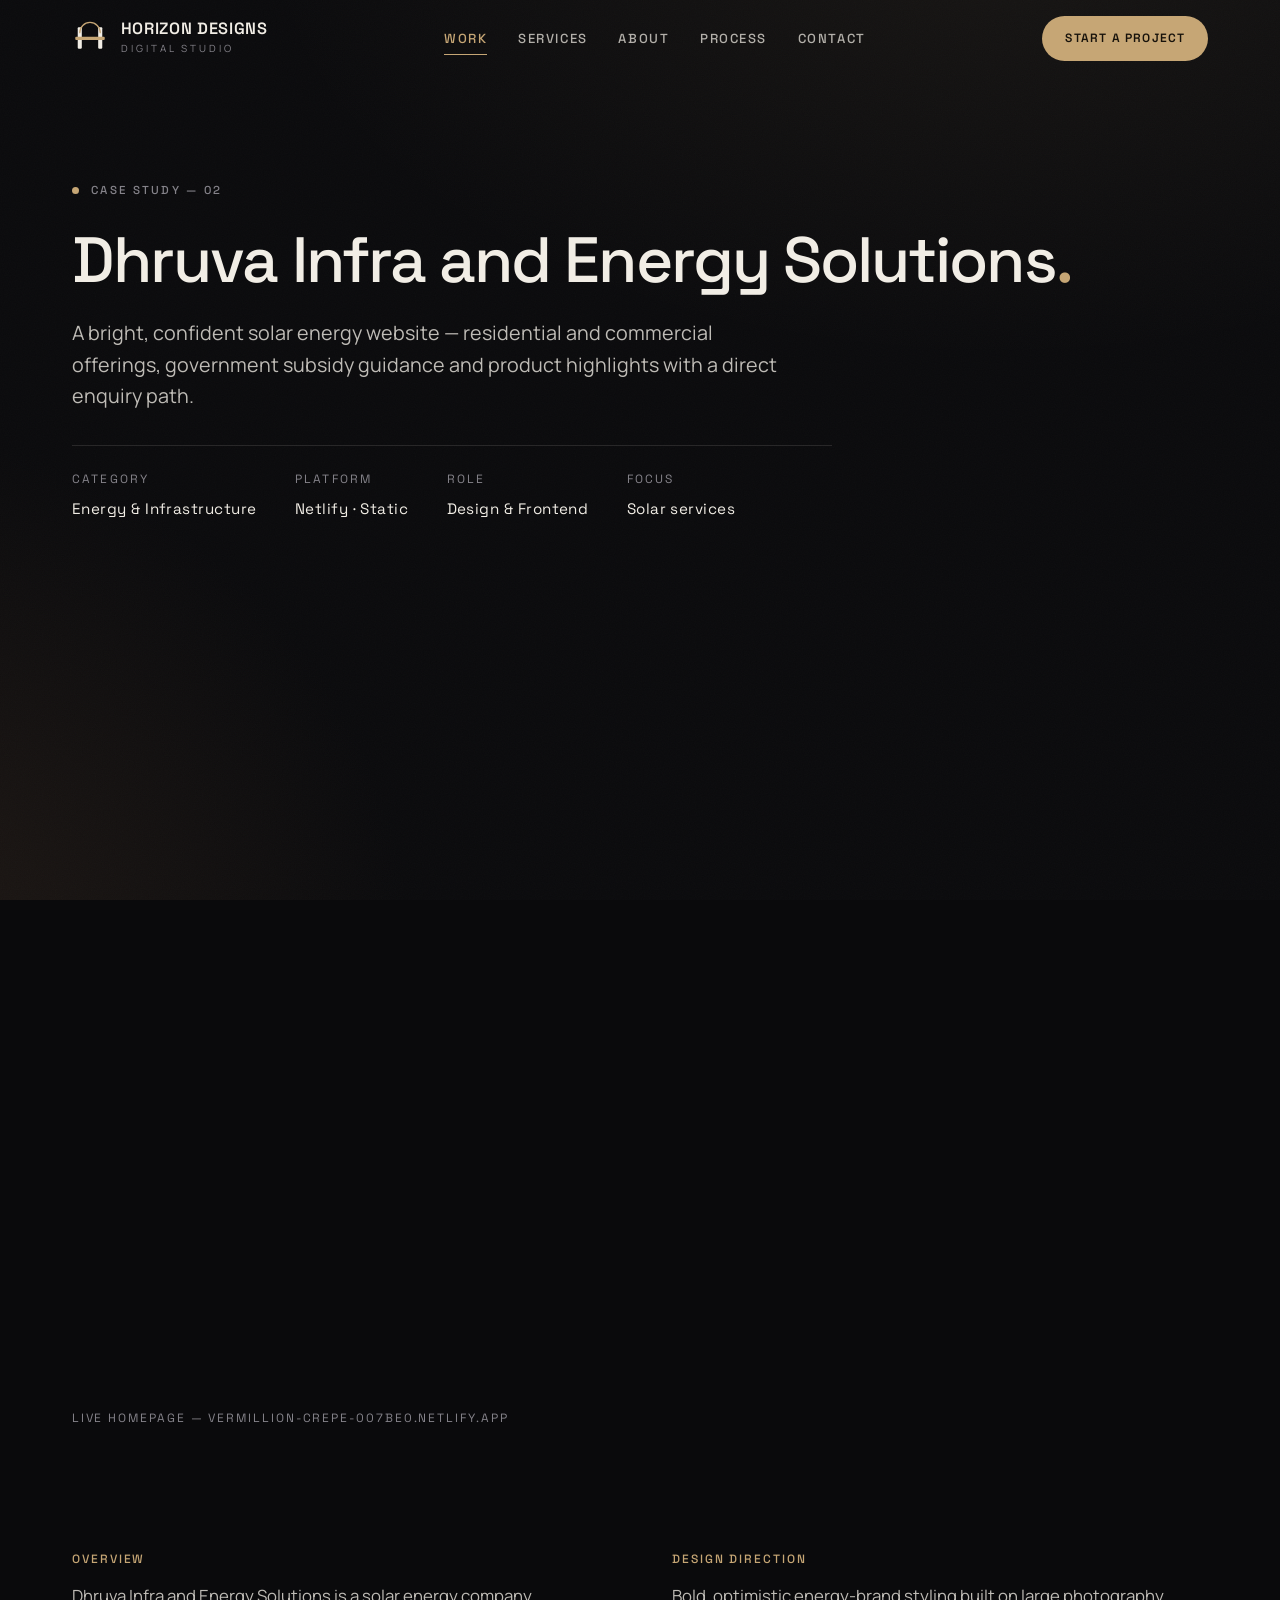
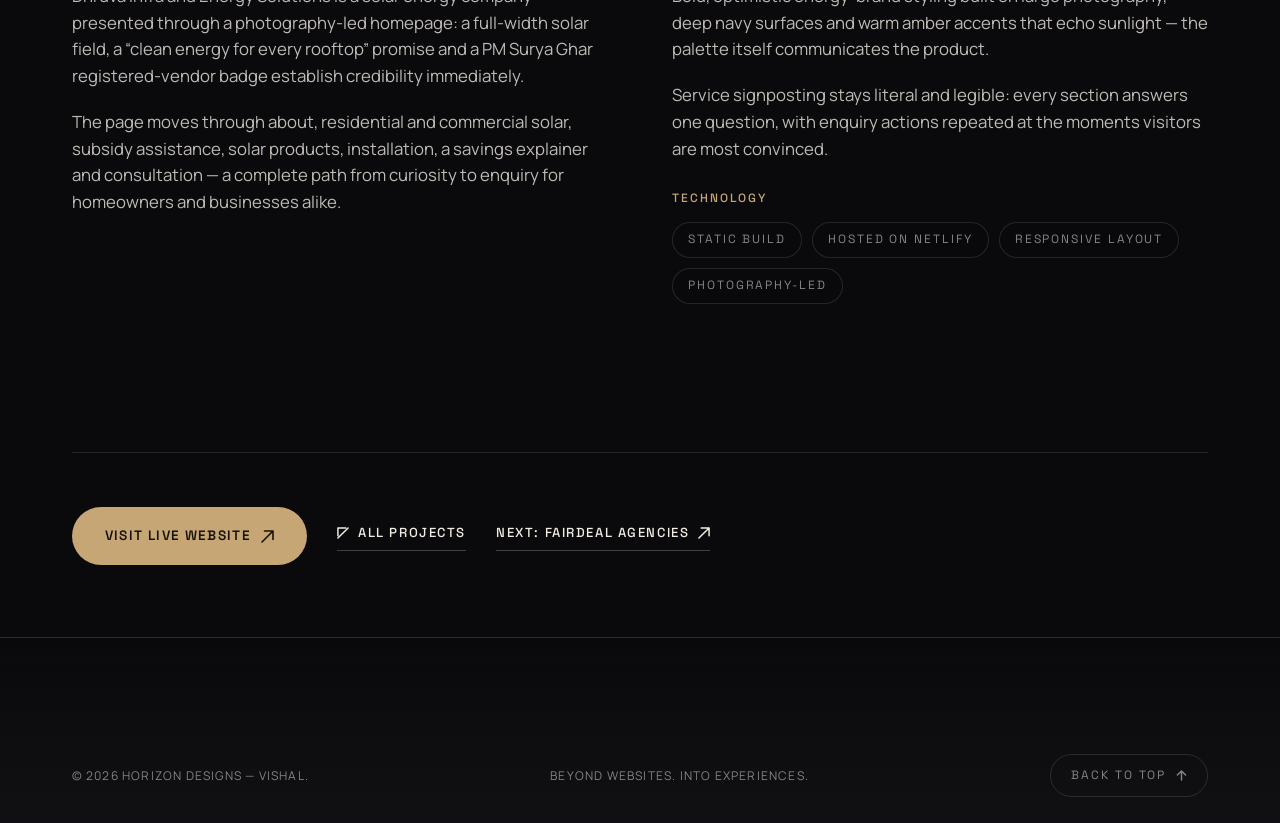
<file: portfolio web/projects/dhruva-infra.html>
<!DOCTYPE html>
<html lang="en" class="no-js">
<head>
  <meta charset="UTF-8">
  <meta name="viewport" content="width=device-width, initial-scale=1">
  <title>Dhruva Infra and Energy Solutions — Case Study | Horizon Designs</title>
  <meta name="description" content="Case study: Dhruva Infra and Energy Solutions — a bright, confident solar energy website with subsidy guidance and service highlights, built by Horizon Designs.">
  <meta name="theme-color" content="#0A0A0C">
  <meta property="og:type" content="article">
  <meta property="og:site_name" content="Horizon Designs">
  <meta property="og:title" content="Dhruva Infra and Energy Solutions — Case Study | Horizon Designs">
  <meta property="og:description" content="A bright, confident solar energy website — services, subsidy guidance and product highlights with a direct enquiry path.">
  <meta property="og:image" content="../assets/images/og-cover.png">
  <meta name="twitter:card" content="summary_large_image">
  <link rel="icon" href="../assets/icons/favicon.svg" type="image/svg+xml">
  <link rel="preload" href="../assets/fonts/SpaceGrotesk-var-latin.woff2" as="font" type="font/woff2" crossorigin>
  <link rel="preload" href="../assets/fonts/Manrope-var-latin.woff2" as="font" type="font/woff2" crossorigin>
  <link rel="stylesheet" href="../css/variables.css">
  <link rel="stylesheet" href="../css/reset.css">
  <link rel="stylesheet" href="../css/typography.css">
  <link rel="stylesheet" href="../css/layout.css">
  <link rel="stylesheet" href="../css/components.css">
  <link rel="stylesheet" href="../css/animations.css">
  <link rel="stylesheet" href="../css/responsive.css">
  <script>
    (function () {
      var d = document.documentElement;
      d.classList.remove('no-js');
      setTimeout(function () {
        if (!window.__hdBooted) { d.classList.add('no-js'); d.classList.remove('js'); }
      }, 4000);
    })();
  </script>
</head>

<body>
  <a class="skip-link" href="#main">Skip to content</a>
  <div class="ambient" aria-hidden="true"></div>

  <header class="site-header is-scrolled" id="site-header">
    <div class="container site-header__inner">
      <a class="brand" href="../index.html" aria-label="Horizon Designs Digital Studio — home">
        <svg class="brand__mark" viewBox="0 0 44 44" fill="none" aria-hidden="true">
          <rect x="7" y="9" width="5" height="26" rx="1" fill="currentColor"/>
          <rect x="32" y="9" width="5" height="26" rx="1" fill="currentColor"/>
          <path d="M9.5 15.5A12.5 12.5 0 0 1 34.5 15.5" stroke="#C6A675" stroke-width="1.6" stroke-linecap="round"/>
          <rect x="4" y="20.5" width="36" height="4" rx="1.2" fill="#C6A675"/>
        </svg>
        <span>
          <span class="brand__name">Horizon Designs</span>
          <span class="brand__sub">Digital Studio</span>
        </span>
      </a>

      <nav class="nav-desktop" aria-label="Primary">
        <a class="nav-link is-active" href="../work.html">Work</a>
        <a class="nav-link" href="../services.html">Services</a>
        <a class="nav-link" href="../about.html">About</a>
        <a class="nav-link" href="../process.html">Process</a>
        <a class="nav-link" href="../contact.html">Contact</a>
      </nav>

      <div class="site-header__actions">
        <a class="btn btn--primary btn--sm" href="../contact.html">Start a Project</a>
        <button class="nav-toggle" type="button" aria-expanded="false" aria-controls="mobile-menu" aria-label="Open menu">
          <span class="nav-toggle__lines" aria-hidden="true"><span></span><span></span></span>
        </button>
      </div>
    </div>

    <div class="mobile-menu" id="mobile-menu" aria-hidden="true">
      <nav class="container mobile-menu__inner" aria-label="Mobile">
        <ul class="mobile-menu__list">
          <li><a class="mobile-menu__link" href="../work.html" style="--mm-delay: 60ms">Work</a></li>
          <li><a class="mobile-menu__link" href="../services.html" style="--mm-delay: 120ms">Services</a></li>
          <li><a class="mobile-menu__link" href="../about.html" style="--mm-delay: 180ms">About</a></li>
          <li><a class="mobile-menu__link" href="../process.html" style="--mm-delay: 240ms">Process</a></li>
          <li><a class="mobile-menu__link" href="../contact.html" style="--mm-delay: 300ms">Contact</a></li>
        </ul>
        <div class="mobile-menu__foot">
          <a class="btn btn--primary" href="../contact.html" style="margin-bottom: 6px;">Start a Project</a>
          <a href="mailto:gamerzdeadshot52@gmail.com">gamerzdeadshot52@gmail.com</a>
        </div>
      </nav>
    </div>
  </header>

  <main id="main">
    <section class="section" style="padding-top: calc(var(--header-h) + clamp(48px, 8vw, 96px));" aria-labelledby="case-title">
      <div class="container">
        <p class="eyebrow" data-reveal>Case study — 02</p>

        <h1 class="section-title" id="case-title" data-reveal style="margin-top: 22px;">
          Dhruva Infra and Energy Solutions<span class="dot-accent"></span>
        </h1>

        <p class="lead" data-reveal style="margin-top: 20px; max-width: 60ch;">
          A bright, confident solar energy website — residential and commercial offerings,
          government subsidy guidance and product highlights with a direct enquiry path.
        </p>

        <dl class="hero__meta" data-reveal style="margin-top: 34px; max-width: 760px;">
          <div class="hero__meta-item"><dt>Category</dt><dd>Energy &amp; Infrastructure</dd></div>
          <div class="hero__meta-item"><dt>Platform</dt><dd>Netlify · Static</dd></div>
          <div class="hero__meta-item"><dt>Role</dt><dd>Design &amp; Frontend</dd></div>
          <div class="hero__meta-item"><dt>Focus</dt><dd>Solar services</dd></div>
        </dl>
      </div>
    </section>

    <section class="section" style="padding-block: clamp(24px, 4vw, 48px);" aria-label="Project screenshot">
      <div class="container">
        <figure class="project__media" data-reveal="mask" style="border-color: var(--c-bronze-line);">
          <img src="../assets/images/dhruva-infra.webp"
               width="1090" height="830" decoding="async"
               alt="Screenshot of the live Dhruva Infra and Energy Solutions website homepage with a solar panel field hero and PM Surya Ghar vendor badge">
        </figure>
        <figcaption class="meta-text" style="margin-top: 14px; display: block;">
          Live homepage — vermillion-crepe-007be0.netlify.app
        </figcaption>
      </div>
    </section>

    <section class="section" style="padding-block: clamp(40px, 6vw, 80px);" aria-label="Case study details">
      <div class="container split">
        <div data-reveal>
          <h2 class="meta-text" style="color: var(--c-bronze); margin-bottom: 16px;">Overview</h2>
          <div class="prose lead" style="font-size: var(--fs-body);">
            <p>
              Dhruva Infra and Energy Solutions is a solar energy company presented through a
              photography-led homepage: a full-width solar field, a “clean energy for every
              rooftop” promise and a PM Surya Ghar registered-vendor badge establish credibility
              immediately.
            </p>
            <p>
              The page moves through about, residential and commercial solar, subsidy assistance,
              solar products, installation, a savings explainer and consultation — a complete
              path from curiosity to enquiry for homeowners and businesses alike.
            </p>
          </div>
        </div>

        <div data-reveal style="--reveal-delay: 80ms;">
          <h2 class="meta-text" style="color: var(--c-bronze); margin-bottom: 16px;">Design direction</h2>
          <div class="prose lead" style="font-size: var(--fs-body);">
            <p>
              Bold, optimistic energy-brand styling built on large photography, deep navy surfaces
              and warm amber accents that echo sunlight — the palette itself communicates the
              product.
            </p>
            <p>
              Service signposting stays literal and legible: every section answers one question,
              with enquiry actions repeated at the moments visitors are most convinced.
            </p>
          </div>

          <h2 class="meta-text" style="color: var(--c-bronze); margin: 30px 0 16px;">Technology</h2>
          <div class="about__skills">
            <span class="chip">Static build</span>
            <span class="chip">Hosted on Netlify</span>
            <span class="chip">Responsive layout</span>
            <span class="chip">Photography-led</span>
          </div>
        </div>
      </div>
    </section>

    <section class="section section--tight" aria-label="Project links">
      <div class="container" data-reveal>
        <hr class="rule" style="margin-bottom: clamp(30px, 5vw, 54px);">
        <div style="display: flex; flex-wrap: wrap; gap: 18px 30px; align-items: center;">
          <a class="btn btn--primary" href="https://vermillion-crepe-007be0.netlify.app/" target="_blank" rel="noopener noreferrer">
            Visit Live Website
            <span class="btn__arrow" aria-hidden="true">
              <svg width="13" height="13" viewBox="0 0 13 13" fill="none"><path d="M1 12L12 1M12 1H3.5M12 1v8.5" stroke="currentColor" stroke-width="1.6" stroke-linecap="round" stroke-linejoin="round"/></svg>
            </span>
          </a>
          <a class="link-arrow" href="../work.html">
            <svg width="12" height="12" viewBox="0 0 13 13" fill="none" aria-hidden="true"><path d="M12 1 1 12M1 1h8.5M1 1v8.5" stroke="currentColor" stroke-width="1.6" stroke-linecap="round" stroke-linejoin="round"/></svg>
            All projects
          </a>
          <a class="link-arrow" href="fairdeal-agencies.html">
            Next: Fairdeal Agencies
            <svg width="12" height="12" viewBox="0 0 13 13" fill="none" aria-hidden="true"><path d="M1 12L12 1M12 1H3.5M12 1v8.5" stroke="currentColor" stroke-width="1.6" stroke-linecap="round" stroke-linejoin="round"/></svg>
          </a>
        </div>
      </div>
    </section>
  </main>

  <footer class="site-footer">
    <div class="container">
      <div class="footer__bottom" style="border-top: none;">
        <span>© <span id="year">2026</span> Horizon Designs — Vishal.</span>
        <span>Beyond websites. Into experiences.</span>
        <a class="back-to-top" href="#main">
          Back to top
          <svg width="11" height="11" viewBox="0 0 12 12" fill="none" aria-hidden="true"><path d="M6 11V1M1.5 5.5 6 1l4.5 4.5" stroke="currentColor" stroke-width="1.6" stroke-linecap="round" stroke-linejoin="round"/></svg>
        </a>
      </div>
    </div>
  </footer>

  <script type="module" src="../js/main.js"></script>
</body>
</html>
</file>
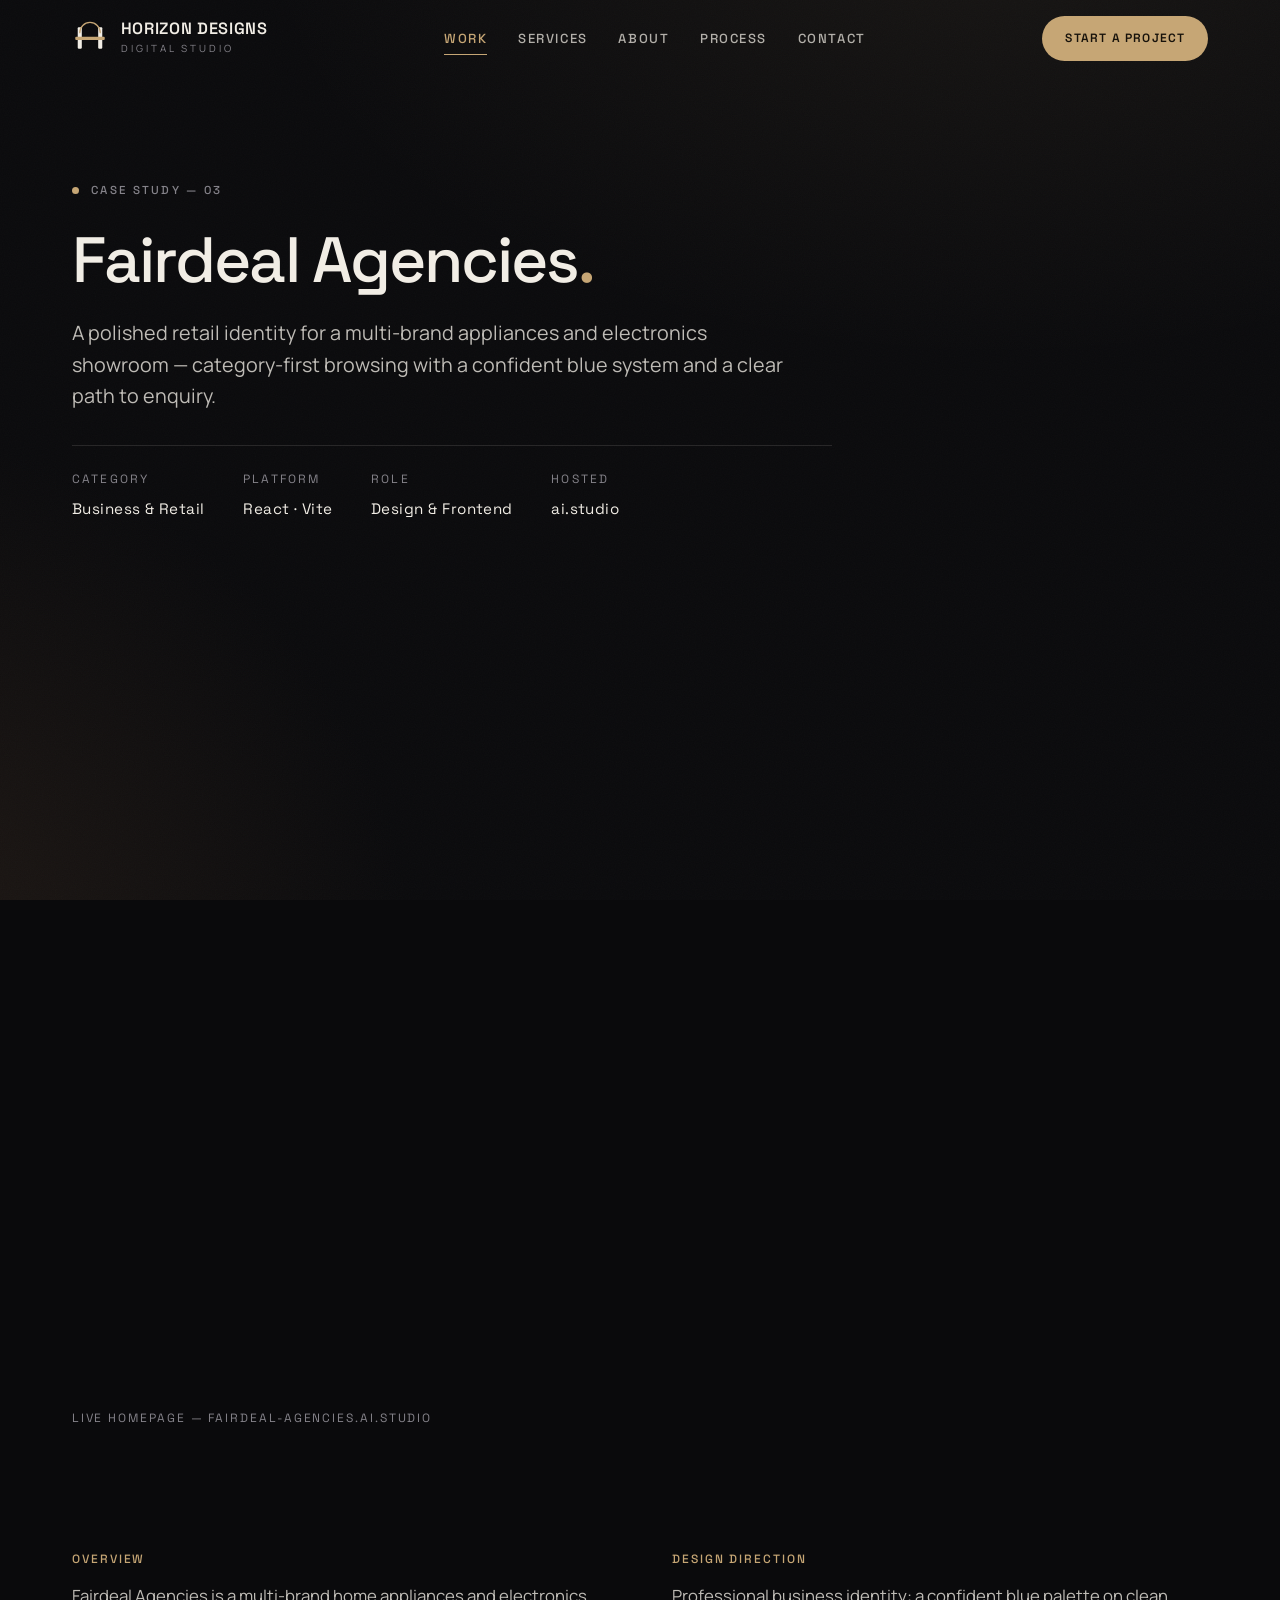
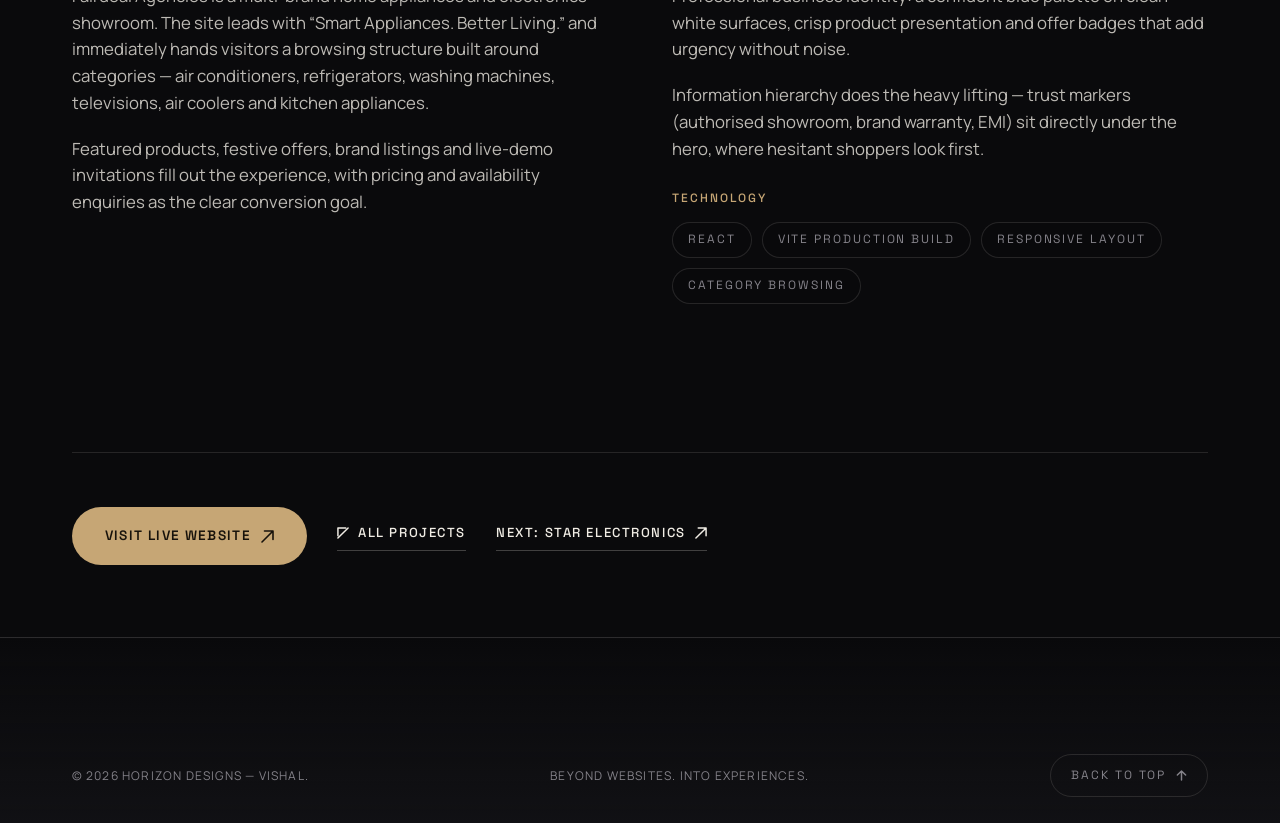
<file: portfolio web/projects/fairdeal-agencies.html>
<!DOCTYPE html>
<html lang="en" class="no-js">
<head>
  <meta charset="UTF-8">
  <meta name="viewport" content="width=device-width, initial-scale=1">
  <title>Fairdeal Agencies — Case Study | Horizon Designs</title>
  <meta name="description" content="Case study: Fairdeal Agencies — a polished multi-brand appliances and electronics showroom website with category-first browsing, built by Horizon Designs.">
  <meta name="theme-color" content="#0A0A0C">
  <meta property="og:type" content="article">
  <meta property="og:site_name" content="Horizon Designs">
  <meta property="og:title" content="Fairdeal Agencies — Case Study | Horizon Designs">
  <meta property="og:description" content="A polished multi-brand appliances and electronics showroom website with category-first browsing and a confident blue system.">
  <meta property="og:image" content="../assets/images/og-cover.png">
  <meta name="twitter:card" content="summary_large_image">
  <link rel="icon" href="../assets/icons/favicon.svg" type="image/svg+xml">
  <link rel="preload" href="../assets/fonts/SpaceGrotesk-var-latin.woff2" as="font" type="font/woff2" crossorigin>
  <link rel="preload" href="../assets/fonts/Manrope-var-latin.woff2" as="font" type="font/woff2" crossorigin>
  <link rel="stylesheet" href="../css/variables.css">
  <link rel="stylesheet" href="../css/reset.css">
  <link rel="stylesheet" href="../css/typography.css">
  <link rel="stylesheet" href="../css/layout.css">
  <link rel="stylesheet" href="../css/components.css">
  <link rel="stylesheet" href="../css/animations.css">
  <link rel="stylesheet" href="../css/responsive.css">
  <script>
    (function () {
      var d = document.documentElement;
      d.classList.remove('no-js');
      setTimeout(function () {
        if (!window.__hdBooted) { d.classList.add('no-js'); d.classList.remove('js'); }
      }, 4000);
    })();
  </script>
</head>

<body>
  <a class="skip-link" href="#main">Skip to content</a>
  <div class="ambient" aria-hidden="true"></div>

  <header class="site-header is-scrolled" id="site-header">
    <div class="container site-header__inner">
      <a class="brand" href="../index.html" aria-label="Horizon Designs Digital Studio — home">
        <svg class="brand__mark" viewBox="0 0 44 44" fill="none" aria-hidden="true">
          <rect x="7" y="9" width="5" height="26" rx="1" fill="currentColor"/>
          <rect x="32" y="9" width="5" height="26" rx="1" fill="currentColor"/>
          <path d="M9.5 15.5A12.5 12.5 0 0 1 34.5 15.5" stroke="#C6A675" stroke-width="1.6" stroke-linecap="round"/>
          <rect x="4" y="20.5" width="36" height="4" rx="1.2" fill="#C6A675"/>
        </svg>
        <span>
          <span class="brand__name">Horizon Designs</span>
          <span class="brand__sub">Digital Studio</span>
        </span>
      </a>

      <nav class="nav-desktop" aria-label="Primary">
        <a class="nav-link is-active" href="../work.html">Work</a>
        <a class="nav-link" href="../services.html">Services</a>
        <a class="nav-link" href="../about.html">About</a>
        <a class="nav-link" href="../process.html">Process</a>
        <a class="nav-link" href="../contact.html">Contact</a>
      </nav>

      <div class="site-header__actions">
        <a class="btn btn--primary btn--sm" href="../contact.html">Start a Project</a>
        <button class="nav-toggle" type="button" aria-expanded="false" aria-controls="mobile-menu" aria-label="Open menu">
          <span class="nav-toggle__lines" aria-hidden="true"><span></span><span></span></span>
        </button>
      </div>
    </div>

    <div class="mobile-menu" id="mobile-menu" aria-hidden="true">
      <nav class="container mobile-menu__inner" aria-label="Mobile">
        <ul class="mobile-menu__list">
          <li><a class="mobile-menu__link" href="../work.html" style="--mm-delay: 60ms">Work</a></li>
          <li><a class="mobile-menu__link" href="../services.html" style="--mm-delay: 120ms">Services</a></li>
          <li><a class="mobile-menu__link" href="../about.html" style="--mm-delay: 180ms">About</a></li>
          <li><a class="mobile-menu__link" href="../process.html" style="--mm-delay: 240ms">Process</a></li>
          <li><a class="mobile-menu__link" href="../contact.html" style="--mm-delay: 300ms">Contact</a></li>
        </ul>
        <div class="mobile-menu__foot">
          <a class="btn btn--primary" href="../contact.html" style="margin-bottom: 6px;">Start a Project</a>
          <a href="mailto:gamerzdeadshot52@gmail.com">gamerzdeadshot52@gmail.com</a>
        </div>
      </nav>
    </div>
  </header>

  <main id="main">
    <section class="section" style="padding-top: calc(var(--header-h) + clamp(48px, 8vw, 96px));" aria-labelledby="case-title">
      <div class="container">
        <p class="eyebrow" data-reveal>Case study — 03</p>

        <h1 class="section-title" id="case-title" data-reveal style="margin-top: 22px;">
          Fairdeal Agencies<span class="dot-accent"></span>
        </h1>

        <p class="lead" data-reveal style="margin-top: 20px; max-width: 60ch;">
          A polished retail identity for a multi-brand appliances and electronics showroom —
          category-first browsing with a confident blue system and a clear path to enquiry.
        </p>

        <dl class="hero__meta" data-reveal style="margin-top: 34px; max-width: 760px;">
          <div class="hero__meta-item"><dt>Category</dt><dd>Business &amp; Retail</dd></div>
          <div class="hero__meta-item"><dt>Platform</dt><dd>React · Vite</dd></div>
          <div class="hero__meta-item"><dt>Role</dt><dd>Design &amp; Frontend</dd></div>
          <div class="hero__meta-item"><dt>Hosted</dt><dd>ai.studio</dd></div>
        </dl>
      </div>
    </section>

    <section class="section" style="padding-block: clamp(24px, 4vw, 48px);" aria-label="Project screenshot">
      <div class="container">
        <figure class="project__media" data-reveal="mask" style="border-color: var(--c-bronze-line);">
          <img src="../assets/images/fairdeal-agencies.webp"
               width="1101" height="819" decoding="async"
               alt="Screenshot of the live Fairdeal Agencies website homepage with the headline Smart Appliances. Better Living.">
        </figure>
        <figcaption class="meta-text" style="margin-top: 14px; display: block;">
          Live homepage — fairdeal-agencies.ai.studio
        </figcaption>
      </div>
    </section>

    <section class="section" style="padding-block: clamp(40px, 6vw, 80px);" aria-label="Case study details">
      <div class="container split">
        <div data-reveal>
          <h2 class="meta-text" style="color: var(--c-bronze); margin-bottom: 16px;">Overview</h2>
          <div class="prose lead" style="font-size: var(--fs-body);">
            <p>
              Fairdeal Agencies is a multi-brand home appliances and electronics showroom. The
              site leads with “Smart Appliances. Better Living.” and immediately hands visitors a
              browsing structure built around categories — air conditioners, refrigerators,
              washing machines, televisions, air coolers and kitchen appliances.
            </p>
            <p>
              Featured products, festive offers, brand listings and live-demo invitations fill
              out the experience, with pricing and availability enquiries as the clear
              conversion goal.
            </p>
          </div>
        </div>

        <div data-reveal style="--reveal-delay: 80ms;">
          <h2 class="meta-text" style="color: var(--c-bronze); margin-bottom: 16px;">Design direction</h2>
          <div class="prose lead" style="font-size: var(--fs-body);">
            <p>
              Professional business identity: a confident blue palette on clean white surfaces,
              crisp product presentation and offer badges that add urgency without noise.
            </p>
            <p>
              Information hierarchy does the heavy lifting — trust markers (authorised showroom,
              brand warranty, EMI) sit directly under the hero, where hesitant shoppers look
              first.
            </p>
          </div>

          <h2 class="meta-text" style="color: var(--c-bronze); margin: 30px 0 16px;">Technology</h2>
          <div class="about__skills">
            <span class="chip">React</span>
            <span class="chip">Vite production build</span>
            <span class="chip">Responsive layout</span>
            <span class="chip">Category browsing</span>
          </div>
        </div>
      </div>
    </section>

    <section class="section section--tight" aria-label="Project links">
      <div class="container" data-reveal>
        <hr class="rule" style="margin-bottom: clamp(30px, 5vw, 54px);">
        <div style="display: flex; flex-wrap: wrap; gap: 18px 30px; align-items: center;">
          <a class="btn btn--primary" href="https://fairdeal-agencies.ai.studio/" target="_blank" rel="noopener noreferrer">
            Visit Live Website
            <span class="btn__arrow" aria-hidden="true">
              <svg width="13" height="13" viewBox="0 0 13 13" fill="none"><path d="M1 12L12 1M12 1H3.5M12 1v8.5" stroke="currentColor" stroke-width="1.6" stroke-linecap="round" stroke-linejoin="round"/></svg>
            </span>
          </a>
          <a class="link-arrow" href="../work.html">
            <svg width="12" height="12" viewBox="0 0 13 13" fill="none" aria-hidden="true"><path d="M12 1 1 12M1 1h8.5M1 1v8.5" stroke="currentColor" stroke-width="1.6" stroke-linecap="round" stroke-linejoin="round"/></svg>
            All projects
          </a>
          <a class="link-arrow" href="star-electronics.html">
            Next: Star Electronics
            <svg width="12" height="12" viewBox="0 0 13 13" fill="none" aria-hidden="true"><path d="M1 12L12 1M12 1H3.5M12 1v8.5" stroke="currentColor" stroke-width="1.6" stroke-linecap="round" stroke-linejoin="round"/></svg>
          </a>
        </div>
      </div>
    </section>
  </main>

  <footer class="site-footer">
    <div class="container">
      <div class="footer__bottom" style="border-top: none;">
        <span>© <span id="year">2026</span> Horizon Designs — Vishal.</span>
        <span>Beyond websites. Into experiences.</span>
        <a class="back-to-top" href="#main">
          Back to top
          <svg width="11" height="11" viewBox="0 0 12 12" fill="none" aria-hidden="true"><path d="M6 11V1M1.5 5.5 6 1l4.5 4.5" stroke="currentColor" stroke-width="1.6" stroke-linecap="round" stroke-linejoin="round"/></svg>
        </a>
      </div>
    </div>
  </footer>

  <script type="module" src="../js/main.js"></script>
</body>
</html>
</file>
<file: portfolio web/css/variables.css>
/* ==========================================================================
   Horizon Designs — Design tokens
   Single source of truth for color, type, layout and motion values.
   ========================================================================== */

:root {
  /* --- Color palette ------------------------------------------------------ */
  --c-obsidian: #0a0a0c;        /* page background */
  --c-graphite: #151519;        /* surface */
  --c-elevated: #1d1c21;        /* elevated surface */
  --c-ivory: #f1ede5;           /* primary text */
  --c-stone: #85838a;           /* muted text */
  --c-bronze: #c6a675;          /* champagne bronze accent */
  --c-bronze-deep: #35271d;     /* deep bronze */
  --c-hairline: rgba(241, 237, 229, 0.12);   /* subtle borders */
  --c-hairline-strong: rgba(241, 237, 229, 0.24);
  --c-bronze-line: rgba(198, 166, 117, 0.4);
  --c-bronze-soft: rgba(198, 166, 117, 0.12);
  --c-focus: #e6c896;           /* keyboard focus ring */

  /* --- Typography --------------------------------------------------------- */
  --font-display: "Space Grotesk", "Segoe UI", system-ui, -apple-system, sans-serif;
  --font-body: "Manrope", "Segoe UI", system-ui, -apple-system, sans-serif;

  /* Fluid type scale (clamp: min → preferred → max) */
  --fs-hero: clamp(2.75rem, 1.4rem + 6.4vw, 6.75rem);
  --fs-h2: clamp(2.1rem, 1.3rem + 3.4vw, 4rem);
  --fs-h3: clamp(1.45rem, 1.15rem + 1.1vw, 2.1rem);
  --fs-h4: clamp(1.15rem, 1.02rem + 0.5vw, 1.4rem);
  --fs-lead: clamp(1.02rem, 0.96rem + 0.34vw, 1.24rem);
  --fs-body: clamp(0.97rem, 0.94rem + 0.14vw, 1.05rem);
  --fs-small: 0.875rem;
  --fs-meta: 0.75rem;
  --fs-eyebrow: 0.72rem;

  --tracking-eyebrow: 0.2em;
  --tracking-display: -0.03em;
  --leading-display: 0.98;
  --leading-tight: 1.14;
  --leading-body: 1.65;

  /* --- Layout ------------------------------------------------------------- */
  --max-w: 1440px;
  --gutter: clamp(22px, 5.6vw, 84px);
  --section-y: clamp(84px, 9vw, 164px);
  --header-h: 78px;

  /* --- Motion ------------------------------------------------------------- */
  --ease: cubic-bezier(0.22, 1, 0.36, 1);      /* expressive ease-out */
  --ease-soft: cubic-bezier(0.4, 0, 0.2, 1);   /* neutral */
  --t-btn: 180ms;                               /* button feedback 150–220ms */
  --t-card: 320ms;                              /* card hover 250–400ms */
  --t-reveal: 620ms;                            /* section reveal 450–700ms */
  --t-hero: 1100ms;                             /* hero entrance 800–1400ms */

  /* --- Shapes ------------------------------------------------------------- */
  --radius-pill: 999px;
  --radius-card: 2px;
  --hairline: 1px solid var(--c-hairline);
}

/* Dark selection + sensible default focus for all interactive elements */
::selection {
  background: var(--c-bronze);
  color: var(--c-obsidian);
}
</file>
<file: portfolio web/css/typography.css>
/* ==========================================================================
   Horizon Designs — Typography
   Self-hosted variable fonts (Space Grotesk + Manrope), latin subset.
   ========================================================================== === */

@font-face {
  font-family: "Space Grotesk";
  src: url("../assets/fonts/SpaceGrotesk-var-latin.woff2") format("woff2");
  font-weight: 300 700;
  font-style: normal;
  font-display: swap;
}

@font-face {
  font-family: "Manrope";
  src: url("../assets/fonts/Manrope-var-latin.woff2") format("woff2");
  font-weight: 200 800;
  font-style: normal;
  font-display: swap;
}

body {
  font-family: var(--font-body);
  font-size: var(--fs-body);
  font-weight: 400;
  line-height: var(--leading-body);
  color: var(--c-ivory);
  background: var(--c-obsidian);
}

/* --- Headings ------------------------------------------------------------- */

h1,
h2,
h3,
h4,
.display {
  font-family: var(--font-display);
  letter-spacing: var(--tracking-display);
  text-wrap: balance;
}

h1,
.hero-title {
  font-size: var(--fs-hero);
  line-height: var(--leading-display);
  font-weight: 500;
}

h2,
.section-title {
  font-size: var(--fs-h2);
  line-height: var(--leading-tight);
  font-weight: 500;
}

h3 {
  font-size: var(--fs-h3);
  line-height: var(--leading-tight);
}

h4 {
  font-size: var(--fs-h4);
  line-height: var(--leading-tight);
}

/* --- Supporting text ------------------------------------------------------ */

.lead {
  font-size: var(--fs-lead);
  line-height: 1.6;
  color: color-mix(in srgb, var(--c-ivory) 78%, transparent);
  max-width: 62ch;
}

.muted {
  color: var(--c-stone);
}

.accent {
  color: var(--c-bronze);
}

/* Bronze terminal period — recurring brand signature */
.dot-accent::after {
  content: ".";
  color: var(--c-bronze);
}

/* --- Eyebrow / index labels ---------------------------------------------- */

.eyebrow {
  display: inline-flex;
  align-items: center;
  gap: 12px;
  font-family: var(--font-display);
  font-size: var(--fs-eyebrow);
  font-weight: 500;
  letter-spacing: var(--tracking-eyebrow);
  text-transform: uppercase;
  color: var(--c-stone);
}

.eyebrow--accent {
  color: var(--c-bronze);
}

.eyebrow::before {
  content: "";
  width: 7px;
  height: 7px;
  background: var(--c-bronze);
  border-radius: 50%;
  flex: none;
}

.eyebrow--plain::before {
  display: none;
}

/* Index number, e.g. 01 — */
.index-label {
  font-family: var(--font-display);
  font-size: var(--fs-meta);
  letter-spacing: 0.18em;
  color: var(--c-bronze);
}

.meta-text {
  font-family: var(--font-display);
  font-size: var(--fs-meta);
  letter-spacing: 0.16em;
  text-transform: uppercase;
  color: var(--c-stone);
}

/* --- Body copy helpers ---------------------------------------------------- */

.prose p + p {
  margin-top: 1.1em;
}

.prose a {
  color: var(--c-ivory);
  text-decoration: underline;
  text-decoration-color: var(--c-bronze-line);
  text-underline-offset: 4px;
  transition: text-decoration-color var(--t-btn) var(--ease-soft);
}

.prose a:hover {
  text-decoration-color: var(--c-bronze);
}

/* Text stays selectable and readable without JS */
.no-js .js-only {
  display: none !important;
}
</file>
<file: portfolio web/css/layout.css>
/* ==========================================================================
   Horizon Designs — Layout
   Asymmetric 12-column grid, editorial spacing, section scaffolding.
   ========================================================================== === */

.container {
  width: 100%;
  max-width: var(--max-w);
  margin-inline: auto;
  padding-inline: var(--gutter);
}

.section {
  padding-block: var(--section-y);
  position: relative;
}

.section--tight {
  padding-block: calc(var(--section-y) * 0.62);
}

/* --- Skip link ------------------------------------------------------------ */

.skip-link {
  position: fixed;
  top: 14px;
  left: 14px;
  z-index: 200;
  padding: 12px 20px;
  background: var(--c-bronze);
  color: var(--c-obsidian);
  font-weight: 700;
  font-size: var(--fs-small);
  border-radius: var(--radius-pill);
  transform: translateY(-64px);
  opacity: 0;
  transition: transform 200ms var(--ease), opacity 200ms var(--ease);
}

.skip-link:focus-visible {
  transform: translateY(0);
  opacity: 1;
  outline-offset: 4px;
}

/* --- 12-column grid ------------------------------------------------------- */

.grid-12 {
  display: grid;
  grid-template-columns: repeat(12, minmax(0, 1fr));
  gap: clamp(18px, 2vw, 32px);
}

/* --- Section head: index label sitting on a hairline rule ----------------- */

.section-head {
  display: grid;
  grid-template-columns: minmax(0, 1fr);
  gap: 26px;
  padding-top: 30px;
  border-top: var(--hairline);
  margin-bottom: clamp(44px, 6vw, 84px);
}

.section-head__top {
  display: flex;
  align-items: baseline;
  justify-content: space-between;
  gap: 24px;
  flex-wrap: wrap;
}

.section-head__grid {
  display: grid;
  grid-template-columns: minmax(0, 1.25fr) minmax(0, 1fr);
  gap: clamp(24px, 4vw, 72px);
  align-items: end;
}

.section-head__intro {
  color: var(--c-stone);
  max-width: 46ch;
  justify-self: end;
  font-size: var(--fs-small);
  line-height: 1.7;
}

/* --- Generic split -------------------------------------------------------- */

.split {
  display: grid;
  grid-template-columns: minmax(0, 1fr) minmax(0, 1fr);
  gap: clamp(32px, 5vw, 96px);
}

/* --- Hairline rules ------------------------------------------------------- */

.rule {
  border: 0;
  border-top: var(--hairline);
  width: 100%;
}

.rule--bronze {
  border-top-color: var(--c-bronze-line);
}

/* --- Full-bleed ambient background layer ---------------------------------- */

.ambient {
  position: fixed;
  inset: 0;
  z-index: -2;
  pointer-events: none;
  background:
    radial-gradient(1200px 700px at 78% -8%, rgba(198, 166, 117, 0.07), transparent 62%),
    radial-gradient(900px 900px at -10% 108%, rgba(53, 39, 29, 0.5), transparent 60%),
    var(--c-obsidian);
}

/* Fine static film grain — cheap, never animated */
.ambient::after {
  content: "";
  position: absolute;
  inset: 0;
  opacity: 0.05;
  background-image: url("data:image/svg+xml,%3Csvg xmlns='http://www.w3.org/2000/svg' width='160' height='160'%3E%3Cfilter id='n'%3E%3CfeTurbulence type='fractalNoise' baseFrequency='0.85' numOctaves='2' stitchTiles='stitch'/%3E%3C/filter%3E%3Crect width='100%25' height='100%25' filter='url(%23n)' opacity='0.55'/%3E%3C/svg%3E");
}

/* --- Utility -------------------------------------------------------------- */

.visually-hidden {
  position: absolute !important;
  width: 1px;
  height: 1px;
  padding: 0;
  margin: -1px;
  overflow: hidden;
  clip: rect(0 0 0 0);
  white-space: nowrap;
  border: 0;
}

.u-mt-auto {
  margin-top: auto;
}

.u-block {
  display: block;
}
</file>
<file: portfolio web/css/components.css>
/* ==========================================================================
   Horizon Designs — Components
   Preloader, navigation, hero, marquee, project cards, services, about,
   process, case index, contact form, footer.
   ========================================================================== === */

/* ==========================================================================
   1. PRELOADER
   Brief brand reveal. Failsafe keyframe guarantees it never blocks the page
   even if JavaScript fails (see animation below).
   ========================================================================== */

.preloader {
  position: fixed;
  inset: 0;
  z-index: 300;
  display: grid;
  place-items: center;
  background: var(--c-obsidian);
  animation: preloader-failsafe 0s linear 3.4s forwards; /* JS-broken safety */
}

@keyframes preloader-failsafe {
  to {
    visibility: hidden;
    opacity: 0;
    pointer-events: none;
  }
}

.preloader.is-done {
  transform: translateY(-101%);
  transition: transform 760ms var(--ease);
}

.preloader.is-removed {
  display: none;
}

.no-js .preloader {
  display: none;
}

.preloader__inner {
  display: grid;
  justify-items: center;
  gap: 26px;
}

.preloader__mark {
  width: 56px;
  height: 56px;
  opacity: 0;
  transform: translateY(14px);
  animation: preloader-mark 640ms var(--ease) 80ms forwards;
}

@keyframes preloader-mark {
  to {
    opacity: 1;
    transform: translateY(0);
  }
}

.preloader__word {
  font-family: var(--font-display);
  font-size: var(--fs-meta);
  letter-spacing: 0.5em;
  text-transform: uppercase;
  color: var(--c-stone);
  padding-left: 0.5em;
  opacity: 0;
  animation: preloader-word 700ms var(--ease) 260ms forwards;
}

@keyframes preloader-word {
  to { opacity: 1; }
}

.preloader__bar {
  width: min(220px, 44vw);
  height: 1px;
  background: var(--c-hairline);
  overflow: hidden;
}

.preloader__progress {
  display: block;
  height: 100%;
  width: 100%;
  background: var(--c-bronze);
  transform: scaleX(0);
  transform-origin: left center;
  animation: preloader-progress 900ms var(--ease) 120ms forwards;
}

@keyframes preloader-progress {
  to { transform: scaleX(1); }
}

/* ==========================================================================
   2. HEADER / NAVIGATION
   ========================================================================== */

.site-header {
  position: fixed;
  inset: 0 0 auto 0;
  z-index: 120;
  transition: background-color 300ms var(--ease-soft), backdrop-filter 300ms var(--ease-soft);
}

.site-header__inner {
  display: flex;
  align-items: center;
  justify-content: space-between;
  gap: 28px;
  min-height: var(--header-h);
  padding-block: 10px;
  border-bottom: 1px solid transparent;
  transition: border-color 300ms var(--ease-soft), padding 300ms var(--ease-soft);
}

.site-header.is-scrolled {
  background: rgba(10, 10, 12, 0.78);
  backdrop-filter: blur(14px) saturate(1.1);
  -webkit-backdrop-filter: blur(14px) saturate(1.1);
}

.site-header.is-scrolled .site-header__inner {
  border-bottom-color: var(--c-hairline);
}

/* --- Brand ---------------------------------------------------------------- */

.brand {
  display: inline-flex;
  align-items: center;
  gap: 13px;
  flex: none;
}

.brand__mark {
  width: 36px;
  height: 36px;
  flex: none;
  transition: transform 420ms var(--ease);
}

.brand:hover .brand__mark {
  transform: rotate(-6deg);
}

.brand__name {
  display: block;
  font-family: var(--font-display);
  font-size: 1.02rem;
  font-weight: 600;
  letter-spacing: 0.04em;
  line-height: 1.05;
  text-transform: uppercase;
}

.brand__sub {
  display: block;
  font-size: 0.62rem;
  letter-spacing: 0.3em;
  text-transform: uppercase;
  color: var(--c-stone);
  margin-top: 3px;
}

.brand--footer .brand__mark {
  width: 46px;
  height: 46px;
}

.brand--footer .brand__name {
  font-size: 1.25rem;
}

/* --- Desktop links -------------------------------------------------------- */

.nav-desktop {
  display: flex;
  align-items: center;
  gap: clamp(20px, 2.4vw, 40px);
}

.nav-link {
  position: relative;
  font-family: var(--font-display);
  font-size: 0.82rem;
  font-weight: 500;
  letter-spacing: 0.12em;
  text-transform: uppercase;
  color: color-mix(in srgb, var(--c-ivory) 72%, transparent);
  padding-block: 6px;
  transition: color var(--t-btn) var(--ease-soft);
}

.nav-link::after {
  content: "";
  position: absolute;
  left: 0;
  bottom: 0;
  width: 100%;
  height: 1px;
  background: var(--c-bronze);
  transform: scaleX(0);
  transform-origin: right center;
  transition: transform 320ms var(--ease);
}

.nav-link:hover,
.nav-link.is-active {
  color: var(--c-ivory);
}

.nav-link:hover::after,
.nav-link.is-active::after {
  transform: scaleX(1);
  transform-origin: left center;
}

.nav-link.is-active {
  color: var(--c-bronze);
}

.site-header__actions {
  display: flex;
  align-items: center;
  gap: 18px;
}

/* --- Mobile toggle -------------------------------------------------------- */

.nav-toggle {
  display: none;
  position: relative;
  z-index: 160;
  width: 46px;
  height: 46px;
  border: var(--hairline);
  border-radius: 50%;
  place-items: center;
  background: rgba(10, 10, 12, 0.6);
}

.nav-toggle__lines {
  display: grid;
  gap: 5px;
  width: 18px;
}

.nav-toggle__lines span {
  display: block;
  height: 1.5px;
  background: var(--c-ivory);
  transition: transform 320ms var(--ease), opacity 200ms var(--ease-soft);
}

.nav-toggle[aria-expanded="true"] .nav-toggle__lines span:first-child {
  transform: translateY(3.25px) rotate(45deg);
}

.nav-toggle[aria-expanded="true"] .nav-toggle__lines span:last-child {
  transform: translateY(-3.25px) rotate(-45deg);
}

/* --- Mobile menu ---------------------------------------------------------- */

.mobile-menu {
  position: fixed;
  inset: 0;
  z-index: 140;
  display: grid;
  align-content: center;
  background: rgba(10, 10, 12, 0.97);
  backdrop-filter: blur(18px);
  -webkit-backdrop-filter: blur(18px);
  opacity: 0;
  visibility: hidden;
  pointer-events: none;
  transition: opacity 380ms var(--ease-soft), visibility 0s linear 380ms;
}

.mobile-menu.is-open {
  opacity: 1;
  visibility: visible;
  pointer-events: auto;
  transition: opacity 380ms var(--ease-soft);
}

.mobile-menu__inner {
  display: grid;
  gap: clamp(26px, 5vh, 44px);
  padding-top: var(--header-h);
}

.mobile-menu__list {
  display: grid;
  gap: 6px;
  counter-reset: menu;
}

.mobile-menu__link {
  display: flex;
  align-items: baseline;
  gap: 18px;
  font-family: var(--font-display);
  font-size: clamp(2rem, 9vw, 3.2rem);
  font-weight: 500;
  letter-spacing: var(--tracking-display);
  line-height: 1.16;
  padding-block: 8px;
  border-bottom: var(--hairline);
  opacity: 0;
  transform: translate3d(0, 24px, 0);
  transition:
    opacity 480ms var(--ease) var(--mm-delay, 0ms),
    transform 480ms var(--ease) var(--mm-delay, 0ms),
    color var(--t-btn) var(--ease-soft);
}

.mobile-menu.is-open .mobile-menu__link {
  opacity: 1;
  transform: translate3d(0, 0, 0);
}

.mobile-menu__link::before {
  counter-increment: menu;
  content: "0" counter(menu);
  font-size: 0.72rem;
  letter-spacing: 0.2em;
  color: var(--c-bronze);
}

.mobile-menu__link:hover,
.mobile-menu__link:focus-visible {
  color: var(--c-bronze);
}

.mobile-menu__foot {
  display: grid;
  gap: 14px;
  opacity: 0;
  transform: translate3d(0, 18px, 0);
  transition: opacity 520ms var(--ease) 340ms, transform 520ms var(--ease) 340ms;
}

.mobile-menu.is-open .mobile-menu__foot {
  opacity: 1;
  transform: none;
}

.mobile-menu__foot a {
  font-size: var(--fs-small);
  color: var(--c-stone);
  transition: color var(--t-btn) var(--ease-soft);
  width: fit-content;
}

.mobile-menu__foot a:hover {
  color: var(--c-bronze);
}

/* ==========================================================================
   3. BUTTONS & LINKS
   ========================================================================== */

.btn {
  position: relative;
  display: inline-flex;
  align-items: center;
  justify-content: center;
  gap: 10px;
  padding: 17px 32px;
  border-radius: var(--radius-pill);
  border: 1px solid transparent;
  font-family: var(--font-display);
  font-size: 0.85rem;
  font-weight: 600;
  letter-spacing: 0.1em;
  text-transform: uppercase;
  white-space: nowrap;
  transition:
    transform var(--t-btn) var(--ease),
    background-color var(--t-btn) var(--ease-soft),
    border-color var(--t-btn) var(--ease-soft),
    color var(--t-btn) var(--ease-soft),
    box-shadow var(--t-btn) var(--ease-soft);
}

.btn:active {
  transform: translateY(1px);
}

.btn--primary {
  background: var(--c-bronze);
  color: #17120b;
}

.btn--primary:hover {
  background: #d8bb8c;
  transform: translateY(-2px);
  box-shadow: 0 14px 34px -16px rgba(198, 166, 117, 0.65);
}

.btn--ghost {
  border-color: var(--c-hairline-strong);
  color: var(--c-ivory);
  background: transparent;
}

.btn--ghost:hover {
  border-color: var(--c-bronze-line);
  background: var(--c-bronze-soft);
  transform: translateY(-2px);
}

.btn--sm {
  padding: 12px 22px;
  font-size: 0.75rem;
}

.btn--lg {
  padding: 20px 40px;
}

.btn__arrow {
  display: inline-block;
  transition: transform var(--t-btn) var(--ease);
}

.btn:hover .btn__arrow {
  transform: translate3d(4px, -4px, 0);
}

/* Text link with sliding arrow + hairline underline */
.link-arrow {
  display: inline-flex;
  align-items: center;
  gap: 9px;
  font-family: var(--font-display);
  font-size: 0.82rem;
  font-weight: 500;
  letter-spacing: 0.12em;
  text-transform: uppercase;
  color: var(--c-ivory);
  padding-bottom: 6px;
  border-bottom: 1px solid var(--c-hairline-strong);
  transition: color var(--t-btn) var(--ease-soft), border-color var(--t-btn) var(--ease-soft);
}

.link-arrow svg {
  transition: transform var(--t-btn) var(--ease);
}

.link-arrow:hover {
  color: var(--c-bronze);
  border-bottom-color: var(--c-bronze);
}

.link-arrow:hover svg {
  transform: translate3d(4px, -4px, 0);
}

.link-arrow--down:hover svg {
  transform: translate3d(0, 4px, 0);
}

/* --- Chips ---------------------------------------------------------------- */

.chip {
  display: inline-flex;
  align-items: center;
  gap: 8px;
  padding: 7px 15px;
  border: var(--hairline);
  border-radius: var(--radius-pill);
  font-family: var(--font-display);
  font-size: var(--fs-meta);
  letter-spacing: 0.16em;
  text-transform: uppercase;
  color: var(--c-stone);
  background: rgba(10, 10, 12, 0.35);
  transition: border-color var(--t-btn) var(--ease-soft), color var(--t-btn) var(--ease-soft);
}

.chip--bronze {
  color: var(--c-bronze);
  border-color: var(--c-bronze-line);
}

/* ==========================================================================
   4. HERO
   ========================================================================== */

.hero {
  position: relative;
  min-height: min(100svh, 1000px);
  display: flex;
  align-items: center;
  padding-top: calc(var(--header-h) + clamp(30px, 6vh, 70px));
  padding-bottom: clamp(70px, 10vh, 120px);
  overflow: clip;
}

/* Faint architectural grid lines */
.hero::before {
  content: "";
  position: absolute;
  inset: 0;
  z-index: -1;
  background-image: repeating-linear-gradient(
    to right,
    rgba(241, 237, 229, 0.045) 0 1px,
    transparent 1px calc(100% / 6)
  );
  mask-image: linear-gradient(to bottom, transparent, #000 18%, #000 72%, transparent);
  -webkit-mask-image: linear-gradient(to bottom, transparent, #000 18%, #000 72%, transparent);
  pointer-events: none;
}

.hero__grid {
  display: grid;
  grid-template-columns: minmax(0, 1.08fr) minmax(0, 0.92fr);
  gap: clamp(30px, 4vw, 70px);
  align-items: center;
  width: 100%;
}

.hero__copy {
  position: relative;
  z-index: 2;
  display: grid;
  gap: clamp(22px, 3vh, 34px);
  justify-items: start;
}

.hero-title {
  margin: 0;
}

.hero__lead {
  max-width: 54ch;
}

.hero__ctas {
  display: flex;
  flex-wrap: wrap;
  gap: 16px;
  margin-top: 6px;
}

.hero__meta {
  display: flex;
  flex-wrap: wrap;
  gap: clamp(20px, 3vw, 46px);
  margin-top: clamp(10px, 2vh, 26px);
  padding-top: 24px;
  border-top: var(--hairline);
  width: 100%;
  max-width: 620px;
}

.hero__meta-item {
  display: grid;
  gap: 6px;
}

.hero__meta-item dt {
  font-family: var(--font-display);
  font-size: var(--fs-meta);
  letter-spacing: 0.18em;
  text-transform: uppercase;
  color: var(--c-stone);
}

.hero__meta-item dd {
  margin: 0;
  font-family: var(--font-display);
  font-size: 0.95rem;
  letter-spacing: 0.03em;
  color: var(--c-ivory);
}

.availability {
  display: inline-flex;
  align-items: center;
  gap: 9px;
}

.availability-dot {
  width: 7px;
  height: 7px;
  border-radius: 50%;
  background: #8fd6a8;
  box-shadow: 0 0 0 4px rgba(143, 214, 168, 0.14);
  flex: none;
}

/* --- Hero visual ---------------------------------------------------------- */

.hero__visual {
  position: relative;
  z-index: 1;
  aspect-ratio: 1 / 1;
  max-height: min(64vh, 660px);
  justify-self: stretch;
}

.hero__glow {
  position: absolute;
  inset: -12%;
  background: radial-gradient(closest-side, rgba(198, 166, 117, 0.17), rgba(198, 166, 117, 0.05) 56%, transparent 78%);
  pointer-events: none;
  z-index: 0;
}

#hero-canvas {
  position: absolute;
  inset: 0;
  width: 100%;
  height: 100%;
  z-index: 1;
  opacity: 0;
  transition: opacity 900ms var(--ease-soft);
}

#hero-canvas.is-ready {
  opacity: 1;
}

/* CSS sculpture fallback — shown when WebGL is unavailable or JS fails */
.hero-fallback {
  position: absolute;
  inset: 0;
  display: grid;
  place-items: center;
  opacity: 0;
  pointer-events: none;
  transition: opacity 700ms var(--ease-soft);
}

html.no-js .hero-fallback,
body.webgl-failed .hero-fallback {
  opacity: 1;
}

body.webgl-failed #hero-canvas {
  display: none;
}

.hero-fallback__stage {
  position: relative;
  width: min(72%, 430px);
  aspect-ratio: 1;
  transform-style: preserve-3d;
  perspective: 900px;
  animation: float-slow 9s var(--ease-soft) infinite;
}

.hero-fallback__ring {
  position: absolute;
  inset: 0;
  border: 1.5px solid var(--c-bronze-line);
  border-radius: 50%;
}

.hero-fallback__ring:nth-child(1) {
  inset: 4%;
  transform: rotateX(72deg);
  animation: spin-slow 26s linear infinite;
}

.hero-fallback__ring:nth-child(2) {
  inset: 16%;
  border-color: rgba(241, 237, 229, 0.28);
  transform: rotateX(66deg) rotateY(24deg);
  animation: spin-slow 34s linear infinite reverse;
}

.hero-fallback__ring:nth-child(3) {
  inset: 30%;
  border-color: var(--c-bronze-line);
  border-width: 4px;
  opacity: 0.55;
  transform: rotateX(74deg) rotateZ(30deg);
}

.hero-fallback__core {
  position: absolute;
  inset: 34%;
  border-radius: 50%;
  background:
    radial-gradient(circle at 32% 26%, rgba(241, 237, 229, 0.3), rgba(198, 166, 117, 0.22) 34%, rgba(21, 21, 25, 0.95) 72%),
    var(--c-graphite);
  border: 1px solid var(--c-hairline-strong);
  box-shadow: 0 40px 70px -40px rgba(0, 0, 0, 0.9);
}

/* --- Scroll cue ----------------------------------------------------------- */

.scroll-cue {
  position: absolute;
  left: var(--gutter);
  bottom: clamp(22px, 4vh, 44px);
  display: flex;
  align-items: center;
  gap: 13px;
  font-family: var(--font-display);
  font-size: var(--fs-meta);
  letter-spacing: 0.22em;
  text-transform: uppercase;
  color: var(--c-stone);
}

.scroll-cue__rail {
  position: relative;
  width: 1px;
  height: 46px;
  background: var(--c-hairline);
  overflow: hidden;
}

.scroll-cue__dot {
  position: absolute;
  top: 0;
  left: -1.5px;
  width: 4px;
  height: 10px;
  background: var(--c-bronze);
  border-radius: 3px;
}

/* ==========================================================================
   5. MARQUEE STRIP
   ========================================================================== */

.marquee {
  border-block: var(--hairline);
  padding-block: 20px;
  overflow: hidden;
  background: rgba(21, 21, 25, 0.5);
}

.marquee__track {
  display: flex;
  width: max-content;
}

.marquee__group {
  display: flex;
  align-items: center;
  flex: none;
}

.marquee__item {
  display: inline-flex;
  align-items: center;
  gap: clamp(24px, 3vw, 48px);
  padding-right: clamp(24px, 3vw, 48px);
  font-family: var(--font-display);
  font-size: clamp(0.85rem, 1vw, 1rem);
  letter-spacing: 0.24em;
  text-transform: uppercase;
  color: color-mix(in srgb, var(--c-ivory) 62%, transparent);
  white-space: nowrap;
}

.marquee__item::after {
  content: "";
  width: 7px;
  height: 7px;
  background: var(--c-bronze);
  transform: rotate(45deg);
  flex: none;
}

/* ==========================================================================
   6. PROJECT CARDS (editorial asymmetric grid)
   ========================================================================== */

.work-grid {
  display: grid;
  grid-template-columns: repeat(12, minmax(0, 1fr));
  gap: clamp(34px, 5vw, 84px) clamp(18px, 2vw, 32px);
}

.project {
  display: flex;
  flex-direction: column;
  gap: 22px;
  min-width: 0;
}

.project--featured {
  grid-column: 1 / -1;
}

.project--left {
  grid-column: 1 / span 7;
}

.project--right {
  grid-column: 8 / span 5;
  margin-top: clamp(0px, 6vw, 86px);
}

.project--center {
  grid-column: 3 / span 8;
}

.project__media {
  position: relative;
  display: block;
  overflow: hidden;
  background: var(--c-graphite);
  border: var(--hairline);
  aspect-ratio: 16 / 10;
  transform: perspective(1100px) rotateX(var(--rx, 0deg)) rotateY(var(--ry, 0deg));
  transition: transform var(--t-card) var(--ease), border-color var(--t-card) var(--ease-soft);
  will-change: transform;
}

.project--featured .project__media {
  aspect-ratio: 16 / 8.4;
}

.project--right .project__media {
  aspect-ratio: 4 / 4.6;
}

.project--center .project__media {
  aspect-ratio: 16 / 9;
}

.project__media img {
  width: 100%;
  height: 100%;
  object-fit: cover;
  object-position: top center;
  transform: scale(1.015);
  transition: transform 700ms var(--ease);
}

.project:hover .project__media img {
  transform: scale(1.06);
}

.project:hover .project__media {
  border-color: var(--c-bronze-line);
}

/* Hover veil + live hint (hidden on touch via media query below) */
.project__veil {
  position: absolute;
  inset: 0;
  background: linear-gradient(to top, rgba(10, 10, 12, 0.6), transparent 46%);
  opacity: 0;
  transition: opacity var(--t-card) var(--ease-soft);
}

.project__hint {
  position: absolute;
  right: 18px;
  bottom: 16px;
  display: inline-flex;
  align-items: center;
  gap: 8px;
  padding: 11px 19px;
  background: var(--c-bronze);
  color: #17120b;
  font-family: var(--font-display);
  font-size: var(--fs-meta);
  font-weight: 600;
  letter-spacing: 0.14em;
  text-transform: uppercase;
  border-radius: var(--radius-pill);
  transform: translateY(14px);
  opacity: 0;
  transition: transform var(--t-card) var(--ease), opacity var(--t-card) var(--ease);
}

.project:hover .project__veil,
.project:focus-within .project__veil {
  opacity: 1;
}

.project:hover .project__hint,
.project:focus-within .project__hint {
  transform: translateY(0);
  opacity: 1;
}

.project__body {
  display: grid;
  gap: 15px;
}

.project__top {
  display: flex;
  align-items: center;
  justify-content: space-between;
  gap: 16px;
  padding-bottom: 15px;
  border-bottom: var(--hairline);
}

.project__title {
  font-size: clamp(1.5rem, 2.4vw, 2.5rem);
  line-height: 1.06;
}

.project--featured .project__title {
  font-size: clamp(1.8rem, 3.4vw, 3.4rem);
}

.project__title a {
  transition: color var(--t-btn) var(--ease-soft);
}

.project__title a:hover {
  color: var(--c-bronze);
}

.project__desc {
  color: var(--c-stone);
  font-size: var(--fs-small);
  line-height: 1.7;
  max-width: 64ch;
}

.project__facts {
  display: flex;
  flex-wrap: wrap;
  gap: 10px 30px;
}

.project__fact {
  display: flex;
  align-items: baseline;
  gap: 10px;
  font-size: var(--fs-meta);
  letter-spacing: 0.14em;
  text-transform: uppercase;
}

.project__fact dt {
  color: var(--c-stone);
  font-family: var(--font-display);
}

.project__fact dd {
  margin: 0;
  color: color-mix(in srgb, var(--c-ivory) 84%, transparent);
  font-family: var(--font-display);
}

.project__links {
  display: flex;
  flex-wrap: wrap;
  gap: 14px 26px;
  margin-top: 4px;
}

/* ==========================================================================
   7. SERVICES (editorial rows, not cards)
   ========================================================================== */

.service-list {
  border-top: var(--hairline);
}

.service-row {
  position: relative;
  display: grid;
  grid-template-columns: 64px 56px minmax(200px, 0.9fr) minmax(0, 1.3fr) 44px;
  align-items: center;
  gap: clamp(16px, 2.4vw, 36px);
  padding: clamp(24px, 3vw, 38px) clamp(8px, 1.5vw, 26px);
  border-bottom: var(--hairline);
  overflow: hidden;
  isolation: isolate;
}

.service-row::before {
  content: "";
  position: absolute;
  inset: 0;
  z-index: -1;
  background: linear-gradient(to right, rgba(198, 166, 117, 0.1), rgba(198, 166, 117, 0.02));
  transform: scaleX(0);
  transform-origin: left center;
  transition: transform 520ms var(--ease);
}

.service-row:hover::before,
.service-row:focus-within::before {
  transform: scaleX(1);
}

.service-row__index {
  font-family: var(--font-display);
  font-size: var(--fs-meta);
  letter-spacing: 0.2em;
  color: var(--c-bronze);
  transition: transform 420ms var(--ease);
}

.service-row:hover .service-row__index {
  transform: translateX(6px);
}

.service-row__icon {
  width: 44px;
  height: 44px;
  color: var(--c-bronze);
  transition: transform 420ms var(--ease);
}

.service-row:hover .service-row__icon {
  transform: translateY(-4px);
}

.service-row__title {
  font-size: clamp(1.2rem, 1.8vw, 1.7rem);
}

.service-row__desc {
  color: var(--c-stone);
  font-size: var(--fs-small);
  line-height: 1.7;
}

.service-row__arrow {
  justify-self: end;
  color: var(--c-stone);
  transition: transform 420ms var(--ease), color 420ms var(--ease);
}

.service-row:hover .service-row__arrow {
  transform: translate(5px, -5px);
  color: var(--c-bronze);
}

/* ==========================================================================
   8. ABOUT
   ========================================================================== */

.about__grid {
  display: grid;
  grid-template-columns: minmax(0, 1.15fr) minmax(0, 0.85fr);
  gap: clamp(36px, 6vw, 104px);
  align-items: start;
}

.about__copy {
  display: grid;
  gap: clamp(22px, 3vw, 34px);
  justify-items: start;
}

.about__statement {
  font-size: clamp(1.9rem, 3.4vw, 3.5rem);
  line-height: 1.06;
  margin: 0;
}

.about__prose {
  color: color-mix(in srgb, var(--c-ivory) 76%, transparent);
  max-width: 58ch;
}

.about__skills {
  display: flex;
  flex-wrap: wrap;
  gap: 10px;
}

.about__panel {
  position: relative;
  background: linear-gradient(160deg, var(--c-elevated), var(--c-graphite));
  border: var(--hairline);
  padding: clamp(28px, 3.4vw, 52px);
  min-height: 380px;
  display: grid;
  align-content: space-between;
  gap: 40px;
  overflow: hidden;
}

.about__panel::before {
  content: "";
  position: absolute;
  inset: 0;
  background-image:
    repeating-linear-gradient(to right, rgba(241, 237, 229, 0.05) 0 1px, transparent 1px 64px),
    repeating-linear-gradient(to bottom, rgba(241, 237, 229, 0.05) 0 1px, transparent 1px 64px);
  pointer-events: none;
}

.about__panel-mark {
  position: relative;
  width: clamp(120px, 14vw, 190px);
  margin-inline: auto;
  filter: drop-shadow(0 30px 50px rgba(0, 0, 0, 0.55));
}

.about__panel-caption {
  position: relative;
  display: grid;
  gap: 7px;
  justify-items: center;
  text-align: center;
}

.about__panel-name {
  font-family: var(--font-display);
  font-size: clamp(1.4rem, 2vw, 1.9rem);
  letter-spacing: 0.02em;
}

/* ==========================================================================
   9. PROCESS
   ========================================================================== */

.process {
  position: relative;
}

.process__rail {
  position: relative;
  height: 1px;
  background: var(--c-hairline);
  margin-bottom: clamp(34px, 4vw, 56px);
}

.process__line-fill {
  position: absolute;
  inset: 0;
  background: linear-gradient(to right, var(--c-bronze), rgba(198, 166, 117, 0.25));
}

.process__steps {
  display: grid;
  grid-template-columns: repeat(4, minmax(0, 1fr));
  gap: clamp(24px, 3vw, 46px);
}

.process-step {
  position: relative;
  display: grid;
  gap: 14px;
  align-content: start;
  padding-top: 4px;
}

.process-step::before {
  content: "";
  position: absolute;
  top: calc(-1 * clamp(34px, 4vw, 56px) - 4px);
  left: 0;
  width: 9px;
  height: 9px;
  background: var(--c-obsidian);
  border: 1.5px solid var(--c-bronze);
  border-radius: 50%;
}

.process-step__index {
  font-family: var(--font-display);
  font-size: clamp(2.6rem, 4vw, 4.4rem);
  font-weight: 300;
  line-height: 1;
  letter-spacing: -0.04em;
  color: transparent;
  -webkit-text-stroke: 1px rgba(198, 166, 117, 0.65);
}

.process-step__title {
  font-family: var(--font-display);
  font-size: clamp(1.05rem, 1.4vw, 1.3rem);
  letter-spacing: 0.16em;
  text-transform: uppercase;
}

.process-step__desc {
  color: var(--c-stone);
  font-size: var(--fs-small);
  line-height: 1.7;
  max-width: 34ch;
}

/* ==========================================================================
   10. CASE STUDY INDEX
   ========================================================================== */

.case-list {
  border-top: var(--hairline);
}

.case-row {
  position: relative;
  display: grid;
  grid-template-columns: 70px minmax(0, 1fr) auto 44px;
  align-items: center;
  gap: clamp(16px, 2.5vw, 40px);
  padding: clamp(22px, 2.8vw, 36px) clamp(6px, 1vw, 18px);
  border-bottom: var(--hairline);
  overflow: hidden;
}

.case-row::before {
  content: "";
  position: absolute;
  inset: 0;
  background: var(--c-bronze-soft);
  transform: scaleY(0);
  transform-origin: bottom center;
  transition: transform 460ms var(--ease);
  z-index: -1;
}

.case-row:hover::before,
.case-row:focus-visible::before {
  transform: scaleY(1);
}

.case-row__index {
  font-family: var(--font-display);
  font-size: var(--fs-meta);
  letter-spacing: 0.2em;
  color: var(--c-bronze);
}

.case-row__title {
  font-family: var(--font-display);
  font-size: clamp(1.4rem, 2.8vw, 2.6rem);
  letter-spacing: var(--tracking-display);
  line-height: 1.1;
  transition: transform 420ms var(--ease), color 420ms var(--ease);
}

.case-row:hover .case-row__title {
  transform: translateX(12px);
  color: var(--c-bronze);
}

.case-row__cat {
  font-family: var(--font-display);
  font-size: var(--fs-meta);
  letter-spacing: 0.16em;
  text-transform: uppercase;
  color: var(--c-stone);
}

.case-row__arrow {
  justify-self: end;
  color: var(--c-stone);
  transition: transform 420ms var(--ease), color 420ms var(--ease);
}

.case-row:hover .case-row__arrow {
  transform: translate(5px, -5px);
  color: var(--c-bronze);
}

/* ==========================================================================
   11. CONTACT
   ========================================================================== */

.contact__grid {
  display: grid;
  grid-template-columns: minmax(0, 1fr) minmax(0, 0.92fr);
  gap: clamp(40px, 6vw, 96px);
  align-items: start;
}

.contact__copy {
  display: grid;
  gap: clamp(22px, 3vw, 32px);
  justify-items: start;
}

.contact__email {
  position: relative;
  font-family: var(--font-display);
  font-size: clamp(1.2rem, 2.6vw, 2.3rem);
  letter-spacing: -0.01em;
  word-break: break-word;
  padding-bottom: 10px;
  background-image: linear-gradient(to right, var(--c-bronze), var(--c-bronze));
  background-repeat: no-repeat;
  background-position: 0 100%;
  background-size: 0% 2px;
  transition: background-size 520ms var(--ease), color var(--t-btn) var(--ease-soft);
}

.contact__email:hover {
  background-size: 100% 2px;
  color: var(--c-bronze);
}

.contact__social {
  display: flex;
  flex-wrap: wrap;
  gap: 14px 26px;
}

/* --- Form ----------------------------------------------------------------- */

.inquiry-form {
  background: var(--c-graphite);
  border: var(--hairline);
  padding: clamp(26px, 3.4vw, 46px);
  display: grid;
  gap: 22px;
}

.inquiry-form__head {
  display: grid;
  gap: 8px;
  padding-bottom: 8px;
  border-bottom: var(--hairline);
}

.field {
  display: grid;
  gap: 9px;
}

.field-row {
  display: grid;
  grid-template-columns: repeat(2, minmax(0, 1fr));
  gap: 18px;
}

.field label {
  font-family: var(--font-display);
  font-size: var(--fs-meta);
  letter-spacing: 0.16em;
  text-transform: uppercase;
  color: var(--c-stone);
}

.field label .req {
  color: var(--c-bronze);
}

.field input,
.field select,
.field textarea {
  width: 100%;
  background: var(--c-obsidian);
  border: var(--hairline);
  border-radius: var(--radius-card);
  padding: 14px 16px;
  font-size: 0.95rem;
  color: var(--c-ivory);
  transition: border-color var(--t-btn) var(--ease-soft), background-color var(--t-btn) var(--ease-soft);
}

.field textarea {
  min-height: 130px;
  resize: vertical;
  line-height: 1.6;
}

.field select {
  appearance: none;
  background-image: url("data:image/svg+xml,%3Csvg xmlns='http://www.w3.org/2000/svg' width='12' height='8'%3E%3Cpath d='M1 1l5 5 5-5' stroke='%2385838A' stroke-width='1.5' fill='none' stroke-linecap='round'/%3E%3C/svg%3E");
  background-repeat: no-repeat;
  background-position: right 16px center;
  padding-right: 42px;
}

.field input::placeholder,
.field textarea::placeholder {
  color: color-mix(in srgb, var(--c-stone) 70%, transparent);
}

.field input:hover,
.field select:hover,
.field textarea:hover {
  border-color: var(--c-hairline-strong);
}

.field input:focus-visible,
.field select:focus-visible,
.field textarea:focus-visible {
  outline: none;
  border-color: var(--c-bronze);
  background: #0d0d10;
}

.field.is-invalid input,
.field.is-invalid select,
.field.is-invalid textarea {
  border-color: #d98a7a;
}

.field__error {
  font-size: 0.78rem;
  color: #e0a191;
  min-height: 1em;
}

.field__error:empty {
  min-height: 0;
}

.field--hp {
  position: absolute;
  left: -9999px;
  width: 1px;
  height: 1px;
  overflow: hidden;
}

.form-status {
  font-size: var(--fs-small);
  line-height: 1.6;
  min-height: 1.4em;
}

.form-status.is-success {
  color: #9ed9b3;
}

.form-status.is-info {
  color: var(--c-bronze);
}

.form-status.is-error {
  color: #e0a191;
}

.form-note {
  font-size: 0.78rem;
  color: var(--c-stone);
  line-height: 1.6;
  border-top: var(--hairline);
  padding-top: 16px;
}

.form-note strong {
  color: color-mix(in srgb, var(--c-ivory) 80%, transparent);
  font-weight: 600;
}

/* ==========================================================================
   12. FOOTER
   ========================================================================== */

.site-footer {
  border-top: var(--hairline);
  background: linear-gradient(to bottom, transparent, rgba(21, 21, 25, 0.65));
  padding-top: clamp(56px, 7vw, 96px);
  overflow: clip;
}

.footer__top {
  display: grid;
  grid-template-columns: minmax(0, 1.3fr) repeat(2, minmax(0, 0.7fr));
  gap: clamp(32px, 5vw, 72px);
  padding-bottom: clamp(44px, 6vw, 72px);
  border-bottom: var(--hairline);
}

.footer__brand {
  display: grid;
  gap: 20px;
  justify-items: start;
  align-content: start;
}

.footer__tagline {
  font-family: var(--font-display);
  font-size: clamp(1.05rem, 1.6vw, 1.35rem);
  color: color-mix(in srgb, var(--c-ivory) 82%, transparent);
  max-width: 26ch;
  line-height: 1.4;
}

.footer__col-title {
  font-family: var(--font-display);
  font-size: var(--fs-meta);
  letter-spacing: 0.2em;
  text-transform: uppercase;
  color: var(--c-bronze);
  margin-bottom: 20px;
}

.footer__links {
  display: grid;
  gap: 13px;
}

.footer__links a {
  font-size: var(--fs-small);
  color: var(--c-stone);
  width: fit-content;
  transition: color var(--t-btn) var(--ease-soft), transform var(--t-btn) var(--ease-soft);
}

.footer__links a:hover {
  color: var(--c-ivory);
  transform: translateX(5px);
}

.footer__wordmark {
  font-family: var(--font-display);
  font-size: clamp(3rem, 12.4vw, 12rem);
  font-weight: 500;
  letter-spacing: -0.035em;
  line-height: 0.98;
  text-align: center;
  text-transform: uppercase;
  color: transparent;
  -webkit-text-stroke: 1px rgba(241, 237, 229, 0.16);
  padding-block: clamp(30px, 5vw, 64px) clamp(8px, 1.5vw, 20px);
  user-select: none;
  white-space: nowrap;
}

.footer__bottom {
  display: flex;
  flex-wrap: wrap;
  align-items: center;
  justify-content: space-between;
  gap: 16px 30px;
  padding-block: 26px;
  border-top: var(--hairline);
  font-size: var(--fs-meta);
  letter-spacing: 0.1em;
  text-transform: uppercase;
  color: var(--c-stone);
}

.footer__bottom a {
  transition: color var(--t-btn) var(--ease-soft);
}

.footer__bottom a:hover {
  color: var(--c-bronze);
}

.back-to-top {
  display: inline-flex;
  align-items: center;
  gap: 10px;
  font-family: var(--font-display);
  font-size: var(--fs-meta);
  letter-spacing: 0.16em;
  text-transform: uppercase;
  color: var(--c-stone);
  padding: 11px 20px;
  border: var(--hairline);
  border-radius: var(--radius-pill);
  transition: border-color var(--t-btn) var(--ease-soft), color var(--t-btn) var(--ease-soft), transform var(--t-btn) var(--ease);
}

.back-to-top:hover {
  color: var(--c-bronze);
  border-color: var(--c-bronze-line);
  transform: translateY(-3px);
}

/* ==========================================================================
   13. PAGE HERO (interior pages — lighter counterpart to the home hero)
   ========================================================================== */

.page-hero {
  position: relative;
  padding-block: calc(var(--header-h) + clamp(52px, 8vw, 112px)) clamp(30px, 4.5vw, 60px);
  overflow: clip;
}

.page-hero::before {
  content: "";
  position: absolute;
  top: -34%;
  right: -12%;
  width: min(640px, 62vw);
  aspect-ratio: 1;
  background: radial-gradient(circle, rgba(198, 166, 117, 0.13), transparent 62%);
  filter: blur(28px);
  pointer-events: none;
}

.page-hero .container {
  position: relative;
}

.page-hero__title {
  font-family: var(--font-display);
  font-size: clamp(2.2rem, 5.4vw, 4.8rem);
  font-weight: 500;
  line-height: 1.04;
  letter-spacing: var(--tracking-display);
  margin-top: 20px;
  max-width: 24ch;
}

.page-hero__lead {
  margin-top: 22px;
  max-width: 58ch;
  color: var(--c-stone);
}

.page-hero .hero__meta {
  margin-top: clamp(28px, 3.5vw, 40px);
  max-width: 820px;
}

/* ==========================================================================
   14. CTA BAND (closing panel on every page)
   ========================================================================== */

.cta-band {
  position: relative;
  display: grid;
  justify-items: center;
  text-align: center;
  gap: 18px;
  padding: clamp(44px, 6.5vw, 96px) clamp(22px, 5vw, 80px);
  background: linear-gradient(155deg, var(--c-elevated), var(--c-graphite));
  border: var(--hairline);
  overflow: hidden;
  isolation: isolate;
}

.cta-band::before {
  content: "";
  position: absolute;
  inset: -40% -20% auto;
  height: 140%;
  background: radial-gradient(48% 60% at 50% 0%, rgba(198, 166, 117, 0.16), transparent 70%);
  z-index: -1;
}

.cta-band::after {
  content: "";
  position: absolute;
  inset: 0;
  background-image:
    repeating-linear-gradient(to right, rgba(241, 237, 229, 0.04) 0 1px, transparent 1px 72px),
    repeating-linear-gradient(to bottom, rgba(241, 237, 229, 0.04) 0 1px, transparent 1px 72px);
  pointer-events: none;
  z-index: -1;
}

.cta-band .eyebrow {
  color: var(--c-bronze);
}

.cta-band__title {
  font-family: var(--font-display);
  font-size: clamp(1.8rem, 4.2vw, 3.6rem);
  font-weight: 500;
  line-height: 1.06;
  letter-spacing: var(--tracking-display);
  max-width: 22ch;
}

.cta-band__lead {
  color: var(--c-stone);
  font-size: clamp(0.95rem, 1.1vw, 1.05rem);
  line-height: 1.7;
  max-width: 54ch;
}

.cta-band__actions {
  display: flex;
  flex-wrap: wrap;
  gap: 14px 26px;
  justify-content: center;
  margin-top: 12px;
}

/* ==========================================================================
   15. WORK TEASER (compact project cards on the homepage)
   ========================================================================== */

.work-teaser {
  display: grid;
  grid-template-columns: repeat(4, minmax(0, 1fr));
  gap: clamp(22px, 2.4vw, 36px) clamp(18px, 2vw, 32px);
}

.teaser-card {
  display: grid;
  gap: 13px;
  align-content: start;
  min-width: 0;
}

.teaser-card__media {
  position: relative;
  display: block;
  overflow: hidden;
  background: var(--c-graphite);
  border: var(--hairline);
  aspect-ratio: 4 / 3.1;
  transition: border-color var(--t-card) var(--ease-soft);
}

.teaser-card__media img {
  width: 100%;
  height: 100%;
  object-fit: cover;
  object-position: top center;
  transform: scale(1.02);
  transition: transform 700ms var(--ease);
}

.teaser-card:hover .teaser-card__media img,
.teaser-card:focus-within .teaser-card__media img {
  transform: scale(1.07);
}

.teaser-card:hover .teaser-card__media,
.teaser-card:focus-within .teaser-card__media {
  border-color: var(--c-bronze-line);
}

.teaser-card__top {
  display: flex;
  align-items: center;
  justify-content: space-between;
  gap: 12px;
}

.teaser-card__live {
  display: inline-flex;
  align-items: center;
  gap: 7px;
  min-height: 36px;
  padding: 8px 6px;
  font-family: var(--font-display);
  font-size: var(--fs-meta);
  letter-spacing: 0.14em;
  text-transform: uppercase;
  color: var(--c-stone);
  transition: color var(--t-btn) var(--ease-soft);
}

.teaser-card__live:hover,
.teaser-card__live:focus-visible {
  color: var(--c-bronze);
}

.teaser-card__title {
  font-family: var(--font-display);
  font-size: clamp(1.05rem, 1.4vw, 1.25rem);
  line-height: 1.25;
  letter-spacing: 0.01em;
}

.teaser-card__title a {
  transition: color var(--t-btn) var(--ease-soft);
}

.teaser-card:hover .teaser-card__title a,
.teaser-card:focus-within .teaser-card__title a {
  color: var(--c-bronze);
}

.teaser-card__cat {
  color: var(--c-stone);
}

/* ==========================================================================
   16. SHOWCASE (large alternating project rows on the Work page)
   ========================================================================== */

.showcase {
  display: grid;
  gap: clamp(56px, 8vw, 128px);
}

.showcase__row {
  display: grid;
  grid-template-columns: repeat(12, minmax(0, 1fr));
  gap: clamp(24px, 3vw, 48px);
  align-items: center;
}

.showcase__media-col {
  grid-column: 1 / span 7;
  min-width: 0;
}

.showcase__body-col {
  grid-column: 8 / span 5;
  min-width: 0;
}

.showcase__row:nth-child(even) .showcase__media-col {
  grid-column: 6 / span 7;
  order: 2;
}

.showcase__row:nth-child(even) .showcase__body-col {
  grid-column: 1 / span 5;
  order: 1;
}

.showcase__media {
  position: relative;
  display: block;
  overflow: hidden;
  background: var(--c-graphite);
  border: var(--hairline);
  aspect-ratio: 16 / 10.4;
  transform: perspective(1100px) rotateX(var(--rx, 0deg)) rotateY(var(--ry, 0deg));
  transition:
    transform var(--t-card) var(--ease),
    border-color var(--t-card) var(--ease-soft);
  will-change: transform;
}

.showcase__media img {
  width: 100%;
  height: 100%;
  object-fit: cover;
  object-position: top center;
  transform: scale(1.015);
  transition: transform 700ms var(--ease);
}

.showcase__row:hover .showcase__media img,
.showcase__row:focus-within .showcase__media img {
  transform: scale(1.055);
}

.showcase__row:hover .showcase__media,
.showcase__row:focus-within .showcase__media {
  border-color: var(--c-bronze-line);
}

.showcase__row:hover .project__veil,
.showcase__row:focus-within .project__veil {
  opacity: 1;
}

.showcase__row:hover .project__hint,
.showcase__row:focus-within .project__hint {
  transform: translateY(0);
  opacity: 1;
}

.showcase__index {
  display: block;
  font-family: var(--font-display);
  font-size: clamp(3.4rem, 7vw, 6.6rem);
  font-weight: 300;
  line-height: 1;
  letter-spacing: -0.04em;
  color: transparent;
  -webkit-text-stroke: 1px rgba(198, 166, 117, 0.55);
  margin-bottom: 14px;
  user-select: none;
}

.showcase__body {
  display: grid;
  gap: 15px;
}
</file>
<file: portfolio web/css/animations.css>
/* ==========================================================================
   Horizon Designs — Animation system
   Reusable reveal utilities driven by IntersectionObserver (see js/animations.js).
   Motion policy: opacity + transform only, reduced-motion safe, never blocks
   access to content (elements become visible even if observers never run).
   ========================================================================== === */

/* --- Reveal: fade + rise --------------------------------------------------- */

[data-reveal] {
  opacity: 0;
  transform: translate3d(0, 26px, 0);
  transition:
    opacity var(--t-reveal) var(--ease) var(--reveal-delay, 0ms),
    transform var(--t-reveal) var(--ease) var(--reveal-delay, 0ms);
  will-change: opacity, transform;
}

[data-reveal="fade"] {
  transform: none;
}

[data-reveal="left"] {
  transform: translate3d(-28px, 0, 0);
}

[data-reveal="right"] {
  transform: translate3d(28px, 0, 0);
}

[data-reveal].is-visible {
  opacity: 1;
  transform: translate3d(0, 0, 0);
}

/* Safety net: if JS never runs, content is never hidden */
.no-js [data-reveal] {
  opacity: 1 !important;
  transform: none !important;
}

/* --- Reveal: image mask ---------------------------------------------------- */

[data-reveal="mask"] {
  opacity: 1;
  transform: none;
  clip-path: inset(0 0 100% 0);
  transition: clip-path var(--t-reveal) var(--ease) var(--reveal-delay, 0ms);
}

[data-reveal="mask"].is-visible {
  clip-path: inset(0 0 0 0);
}

.no-js [data-reveal="mask"] {
  clip-path: none !important;
}

/* --- Headline line-by-line reveal (hero) ---------------------------------- */

.line-mask {
  display: block;
  overflow: hidden;
  padding-bottom: 0.08em;
  margin-bottom: -0.08em;
}

.line-mask > span {
  display: block;
  transform: translate3d(0, 112%, 0);
  transition: transform var(--t-hero) var(--ease) var(--line-delay, 0ms);
}

.is-revealed .line-mask > span,
.no-js .line-mask > span {
  transform: translate3d(0, 0, 0);
}

/* --- Hero entrance choreography ------------------------------------------- */

.hero [data-hero-item] {
  opacity: 0;
  transform: translate3d(0, 22px, 0);
  transition:
    opacity var(--t-hero) var(--ease) var(--hero-delay, 0ms),
    transform var(--t-hero) var(--ease) var(--hero-delay, 0ms);
}

.hero.is-revealed [data-hero-item],
.no-js .hero [data-hero-item] {
  opacity: 1;
  transform: translate3d(0, 0, 0);
}

/* --- Ambient float (decorative only, cheap transform) --------------------- */

@keyframes float-slow {
  0%, 100% { transform: translate3d(0, 0, 0); }
  50% { transform: translate3d(0, -14px, 0); }
}

@keyframes spin-slow {
  to { transform: rotate(360deg); }
}

@keyframes marquee-slide {
  from { transform: translate3d(0, 0, 0); }
  to { transform: translate3d(-50%, 0, 0); }
}

@keyframes draw-line {
  from { transform: scaleX(0); }
  to { transform: scaleX(1); }
}

@keyframes pulse-dot {
  0%, 100% { opacity: 1; }
  50% { opacity: 0.35; }
}

@keyframes cue-slide {
  0% { transform: translate3d(0, -4px, 0); opacity: 0; }
  40% { opacity: 1; }
  100% { transform: translate3d(0, 10px, 0); opacity: 0; }
}

/* --- Scroll cue ----------------------------------------------------------- */

.scroll-cue__dot {
  animation: cue-slide 1.9s var(--ease-soft) infinite;
}

/* --- Interior page hero entrance (CSS-only, no JS dependency) ------------- */

@keyframes page-rise {
  from {
    opacity: 0;
    transform: translate3d(0, 22px, 0);
  }
  to {
    opacity: 1;
    transform: translate3d(0, 0, 0);
  }
}

.page-hero [data-page-item] {
  animation: page-rise 0.8s var(--ease) both;
  animation-delay: var(--pd, 0ms);
}

.no-js .page-hero [data-page-item] {
  animation: none;
}

.availability-dot {
  animation: pulse-dot 2.6s var(--ease-soft) infinite;
}

/* --- Process timeline fill ------------------------------------------------ */

.process__line-fill {
  transform: scaleX(0);
  transform-origin: left center;
  transition: transform 1.4s var(--ease) 150ms;
}

.process.is-visible .process__line-fill {
  transform: scaleX(1);
}

/* --- Marquee -------------------------------------------------------------- */

.marquee__track {
  animation: marquee-slide 42s linear infinite;
  will-change: transform;
}

.marquee:hover .marquee__track {
  animation-play-state: paused;
}

/* --- Reduced motion: collapse everything to static states ----------------- */

@media (prefers-reduced-motion: reduce) {
  [data-reveal],
  [data-reveal="mask"],
  .hero [data-hero-item],
  .line-mask > span,
  .page-hero [data-page-item] {
    opacity: 1 !important;
    transform: none !important;
    clip-path: none !important;
    transition: none !important;
    animation: none !important;
  }

  .marquee__track {
    animation: none !important;
    transform: none !important;
    flex-wrap: wrap;
  }

  .scroll-cue__dot,
  .availability-dot {
    animation: none !important;
  }

  .process__line-fill {
    transform: scaleX(1) !important;
    transition: none !important;
  }
}
</file>
<file: portfolio web/css/responsive.css>
/* ==========================================================================
   Horizon Designs — Responsive layer
   Breakpoints: 1200 · 1024 · 901 (mobile menu) · 768 · 560 · 380
   Verified targets: 360, 390, 768, 1024, 1440, 1920 — no horizontal
   overflow, no clipped headings, touch-friendly controls.
   ========================================================================== === */

/* --- Large desktop: soften the hero scale --------------------------------- */

@media (max-width: 1200px) {
  :root {
    --fs-hero: clamp(2.6rem, 1.5rem + 5.4vw, 5.4rem);
    --gutter: clamp(24px, 4.6vw, 64px);
  }

  .service-row {
    grid-template-columns: 52px 50px minmax(180px, 0.9fr) minmax(0, 1.3fr) 38px;
    gap: clamp(14px, 2vw, 26px);
  }

  .project--right {
    margin-top: clamp(0px, 4vw, 60px);
  }
}

/* --- Laptop --------------------------------------------------------------- */

@media (max-width: 1024px) {
  .section-head__grid {
    grid-template-columns: minmax(0, 1.1fr) minmax(0, 1fr);
    gap: clamp(20px, 3vw, 44px);
  }

  .nav-desktop {
    gap: 18px;
  }

  .hero__grid {
    grid-template-columns: minmax(0, 1.15fr) minmax(0, 0.85fr);
    gap: 24px;
  }

  .process-step__desc {
    max-width: none;
  }

  .footer__wordmark {
    -webkit-text-stroke: 1px rgba(241, 237, 229, 0.14);
  }
}

/* ==========================================================================
   ≤ 901px — mobile navigation takes over, sections stack
   ========================================================================== */

@media (max-width: 901px) {
  :root {
    --header-h: 68px;
    --gutter: clamp(20px, 5.5vw, 30px);
    --section-y: clamp(64px, 11vw, 96px);
  }

  /* --- Navigation --- */
  .nav-desktop {
    display: none;
  }

  .nav-toggle {
    display: grid;
  }

  .site-header__actions .btn {
    display: none; /* CTA lives inside the mobile menu */
  }

  .site-header.is-scrolled {
    background: rgba(10, 10, 12, 0.9);
  }

  /* --- Hero: copy first, sculpture below --- */
  .hero {
    min-height: auto;
    min-height: 100svh;
    padding-top: calc(var(--header-h) + clamp(36px, 8vh, 64px));
    padding-bottom: clamp(48px, 8vh, 80px);
  }

  .hero__grid {
    grid-template-columns: minmax(0, 1fr);
    gap: clamp(38px, 7vw, 56px);
  }

  .hero__copy {
    order: 1;
  }

  .hero__visual {
    order: 2;
    max-height: 48vh;
    width: min(100%, 460px);
    justify-self: center;
  }

  .hero__meta {
    max-width: none;
  }

  .scroll-cue {
    display: none; /* no overlap risk with the stacked visual */
  }

  /* --- Section heads stack --- */
  .section-head__grid {
    grid-template-columns: minmax(0, 1fr);
    gap: 18px;
  }

  .section-head__intro {
    justify-self: start;
  }

  .split,
  .about__grid,
  .contact__grid {
    grid-template-columns: minmax(0, 1fr);
  }

  /* --- Work grid: single column, even rhythm --- */
  .work-grid {
    gap: clamp(52px, 9vw, 72px);
  }

  .project--featured,
  .project--left,
  .project--right,
  .project--center {
    grid-column: 1 / -1;
    margin-top: 0;
  }

  .project__media,
  .project--featured .project__media,
  .project--right .project__media,
  .project--center .project__media {
    aspect-ratio: 16 / 10;
    transform: none; /* no tilt on touch layouts */
  }

  .project__veil,
  .project__hint {
    display: none;
  }

  /* --- Services: stacked rows --- */
  .service-row {
    grid-template-columns: 46px minmax(0, 1fr) 36px;
    grid-template-areas:
      "idx title arrow"
      "icon desc desc";
    gap: 14px 16px;
    padding-inline: 4px;
  }

  .service-row__index { grid-area: idx; align-self: center; }
  .service-row__title { grid-area: title; align-self: center; }
  .service-row__icon { grid-area: icon; align-self: start; }
  .service-row__desc { grid-area: desc; }
  .service-row__arrow { grid-area: arrow; align-self: center; }

  /* --- Process: vertical timeline --- */
  .process {
    padding-left: 34px;
  }

  .process__rail {
    position: absolute;
    left: 4px;
    top: 6px;
    bottom: 6px;
    width: 1px;
    height: auto;
    margin-bottom: 0;
  }

  .process__line-fill {
    transform-origin: top center;
    transform: scaleY(0);
    background: linear-gradient(to bottom, var(--c-bronze), rgba(198, 166, 117, 0.25));
    transition: transform 1.4s var(--ease) 150ms;
  }

  .process.is-visible .process__line-fill {
    transform: scaleY(1);
  }

  .process__steps {
    grid-template-columns: minmax(0, 1fr);
    gap: clamp(30px, 6vw, 42px);
  }

  .process-step {
    padding-top: 0;
  }

  .process-step::before {
    top: 10px;
    left: -34px;
  }

  .process-step__desc {
    max-width: 52ch;
  }

  /* --- Case rows: title + category on two lines --- */
  .case-row {
    grid-template-columns: 54px minmax(0, 1fr) 34px;
    grid-template-areas:
      "idx title arrow"
      "idx cat   arrow";
    row-gap: 6px;
  }

  .case-row__index { grid-area: idx; align-self: start; padding-top: 6px; }
  .case-row__title { grid-area: title; }
  .case-row__cat { grid-area: cat; }
  .case-row__arrow { grid-area: arrow; align-self: center; }

  .case-row:hover .case-row__title {
    transform: translateX(6px);
  }

  /* --- Touch-friendly link targets (WCAG 2.5.5 sizing) --- */
  .link-arrow {
    padding-block: 12px 14px;
  }

  .footer__links a,
  .mobile-menu__foot a {
    padding-block: 8px;
    margin-block: -6px;
  }

  /* --- Footer --- */
  .footer__top {
    grid-template-columns: minmax(0, 1fr) minmax(0, 1fr);
    gap: 36px;
  }

  .footer__brand {
    grid-column: 1 / -1;
  }
}

/* ==========================================================================
   ≤ 768px — tablets and large phones
   ========================================================================== */

@media (max-width: 768px) {
  :root {
    --fs-hero: clamp(2.45rem, 1.4rem + 5vw, 4.2rem);
    --fs-h2: clamp(1.9rem, 1.4rem + 2.6vw, 3rem);
  }

  .hero {
    min-height: auto;
  }

  .hero__ctas {
    width: 100%;
  }

  .hero__meta {
    gap: 20px 32px;
  }

  .marquee__item {
    letter-spacing: 0.18em;
  }

  .inquiry-form {
    padding: clamp(22px, 5vw, 32px);
  }

  .field-row {
    grid-template-columns: minmax(0, 1fr);
  }

  .about__panel {
    min-height: 320px;
  }

  .footer__wordmark {
    font-size: clamp(2.6rem, 13vw, 5rem);
  }
}

/* ==========================================================================
   ≤ 560px — small phones
   ========================================================================== */

@media (max-width: 560px) {
  :root {
    --gutter: 22px;
    --fs-lead: 1rem;
  }

  .brand__name {
    font-size: 0.92rem;
  }

  .brand__sub {
    letter-spacing: 0.22em;
  }

  .hero__ctas {
    flex-direction: column;
    align-items: stretch;
    gap: 12px;
  }

  .hero__ctas .btn {
    width: 100%;
  }

  .hero__meta {
    display: grid;
    grid-template-columns: repeat(2, minmax(0, 1fr));
    gap: 18px;
  }

  .project__links {
    flex-direction: column;
    align-items: flex-start;
    gap: 16px;
  }

  .service-row {
    grid-template-columns: minmax(0, 1fr) 32px;
    grid-template-areas:
      "idx   arrow"
      "title title"
      "icon  icon"
      "desc  desc";
    gap: 10px 12px;
  }

  .service-row__icon {
    width: 38px;
    height: 38px;
    margin-top: 4px;
  }

  .contact__email {
    font-size: clamp(1rem, 5.4vw, 1.4rem);
  }

  .contact__social {
    width: 100%;
    flex-direction: column;
    align-items: stretch;
    gap: 12px;
  }

  .contact__social .btn {
    width: 100%;
  }

  .footer__top {
    grid-template-columns: minmax(0, 1fr);
  }

  .footer__brand {
    grid-column: auto;
  }

  .footer__bottom {
    flex-direction: column;
    align-items: flex-start;
    gap: 14px;
  }

  .back-to-top {
    order: -1;
  }

  .mobile-menu__link {
    font-size: clamp(1.75rem, 8.5vw, 2.6rem);
  }
}

/* ==========================================================================
   ≤ 380px — very small phones
   ========================================================================== */

@media (max-width: 380px) {
  :root {
    --gutter: 18px;
    --fs-hero: clamp(2.2rem, 1.5rem + 5vw, 2.6rem);
  }

  .brand__sub {
    display: none;
  }

  .hero__meta {
    grid-template-columns: minmax(0, 1fr);
  }

  .btn {
    padding: 15px 24px;
    font-size: 0.8rem;
  }

  .case-row {
    grid-template-columns: 40px minmax(0, 1fr) 26px;
  }

  .case-row__title {
    font-size: clamp(1.2rem, 7vw, 1.5rem);
  }
}

/* ==========================================================================
   Multi-page components — responsive rules (page-hero, cta-band,
   work teaser, showcase)
   ========================================================================== */

@media (max-width: 1200px) {
  .work-teaser {
    grid-template-columns: repeat(2, minmax(0, 1fr));
    gap: clamp(26px, 3.5vw, 40px) clamp(18px, 2vw, 32px);
  }

  .showcase__media-col,
  .showcase__row:nth-child(even) .showcase__media-col {
    grid-column: 1 / span 7;
  }

  .showcase__body-col,
  .showcase__row:nth-child(even) .showcase__body-col {
    grid-column: 8 / span 5;
  }

  .showcase__row:nth-child(even) .showcase__media-col {
    order: 1;
  }

  .showcase__row:nth-child(even) .showcase__body-col {
    order: 2;
  }
}

@media (max-width: 901px) {
  .showcase__row,
  .showcase__row:nth-child(even) {
    grid-template-columns: 1fr;
    gap: 26px;
    align-items: start;
  }

  .showcase__media-col,
  .showcase__body-col,
  .showcase__row:nth-child(even) .showcase__media-col,
  .showcase__row:nth-child(even) .showcase__body-col {
    grid-column: 1 / -1;
    order: initial;
  }

  .showcase__index {
    font-size: clamp(2.8rem, 9vw, 4.4rem);
    margin-bottom: 10px;
  }

  .page-hero {
    padding-block: calc(var(--header-h) + clamp(40px, 9vw, 72px)) clamp(22px, 4vw, 40px);
  }
}

@media (max-width: 560px) {
  .work-teaser {
    grid-template-columns: 1fr;
  }

  .teaser-card__media {
    aspect-ratio: 16 / 10;
  }

  .cta-band {
    padding: clamp(36px, 9vw, 56px) 20px;
    gap: 14px;
  }

  .cta-band__actions {
    width: 100%;
    flex-direction: column;
    align-items: stretch;
  }

  .cta-band__actions .btn {
    justify-content: center;
  }

  .page-hero__title {
    font-size: clamp(2rem, 9vw, 2.6rem);
  }
}

/* ==========================================================================
   Wide screens — keep the composition bounded
   ========================================================================== */

@media (min-width: 1921px) {
  .hero__visual {
    max-height: 700px;
  }

  .footer__wordmark {
    font-size: clamp(6rem, 11vw, 13rem);
  }
}

/* ==========================================================================
   Coarse pointers — kill hover-dependent flourishes
   ========================================================================== */

@media (hover: none) {
  .project__veil,
  .project__hint {
    display: none;
  }

  .project__media,
  .showcase__media {
    transform: none !important;
  }

  .marquee:hover .marquee__track {
    animation-play-state: running;
  }
}

/* ==========================================================================
   Print — readable, quiet
   ========================================================================== */

@media print {
  .site-header,
  .preloader,
  .ambient,
  .scroll-cue,
  .marquee,
  .hero__visual,
  .back-to-top {
    display: none !important;
  }

  body {
    background: #fff;
    color: #111;
  }
}
</file>
<file: css/variables.css>
/* ==========================================================================
   Horizon Designs — Design tokens
   Single source of truth for color, type, layout and motion values.
   ========================================================================== */

:root {
  /* --- Color palette ------------------------------------------------------ */
  --c-obsidian: #0a0a0c;        /* page background */
  --c-graphite: #151519;        /* surface */
  --c-elevated: #1d1c21;        /* elevated surface */
  --c-ivory: #f1ede5;           /* primary text */
  --c-stone: #85838a;           /* muted text */
  --c-bronze: #c6a675;          /* champagne bronze accent */
  --c-bronze-deep: #35271d;     /* deep bronze */
  --c-hairline: rgba(241, 237, 229, 0.12);   /* subtle borders */
  --c-hairline-strong: rgba(241, 237, 229, 0.24);
  --c-bronze-line: rgba(198, 166, 117, 0.4);
  --c-bronze-soft: rgba(198, 166, 117, 0.12);
  --c-focus: #e6c896;           /* keyboard focus ring */

  /* --- Typography --------------------------------------------------------- */
  --font-display: "Space Grotesk", "Segoe UI", system-ui, -apple-system, sans-serif;
  --font-body: "Manrope", "Segoe UI", system-ui, -apple-system, sans-serif;

  /* Fluid type scale (clamp: min → preferred → max) */
  --fs-hero: clamp(2.75rem, 1.4rem + 6.4vw, 6.75rem);
  --fs-h2: clamp(2.1rem, 1.3rem + 3.4vw, 4rem);
  --fs-h3: clamp(1.45rem, 1.15rem + 1.1vw, 2.1rem);
  --fs-h4: clamp(1.15rem, 1.02rem + 0.5vw, 1.4rem);
  --fs-lead: clamp(1.02rem, 0.96rem + 0.34vw, 1.24rem);
  --fs-body: clamp(0.97rem, 0.94rem + 0.14vw, 1.05rem);
  --fs-small: 0.875rem;
  --fs-meta: 0.75rem;
  --fs-eyebrow: 0.72rem;

  --tracking-eyebrow: 0.2em;
  --tracking-display: -0.03em;
  --leading-display: 0.98;
  --leading-tight: 1.14;
  --leading-body: 1.65;

  /* --- Layout ------------------------------------------------------------- */
  --max-w: 1440px;
  --gutter: clamp(22px, 5.6vw, 84px);
  --section-y: clamp(84px, 9vw, 164px);
  --header-h: 78px;

  /* --- Motion ------------------------------------------------------------- */
  --ease: cubic-bezier(0.22, 1, 0.36, 1);      /* expressive ease-out */
  --ease-soft: cubic-bezier(0.4, 0, 0.2, 1);   /* neutral */
  --t-btn: 180ms;                               /* button feedback 150–220ms */
  --t-card: 320ms;                              /* card hover 250–400ms */
  --t-reveal: 620ms;                            /* section reveal 450–700ms */
  --t-hero: 1100ms;                             /* hero entrance 800–1400ms */

  /* --- Shapes ------------------------------------------------------------- */
  --radius-pill: 999px;
  --radius-card: 2px;
  --hairline: 1px solid var(--c-hairline);
}

/* Dark selection + sensible default focus for all interactive elements */
::selection {
  background: var(--c-bronze);
  color: var(--c-obsidian);
}
</file>
<file: css/typography.css>
/* ==========================================================================
   Horizon Designs — Typography
   Self-hosted variable fonts (Space Grotesk + Manrope), latin subset.
   ========================================================================== === */

@font-face {
  font-family: "Space Grotesk";
  src: url("../assets/fonts/SpaceGrotesk-var-latin.woff2") format("woff2");
  font-weight: 300 700;
  font-style: normal;
  font-display: swap;
}

@font-face {
  font-family: "Manrope";
  src: url("../assets/fonts/Manrope-var-latin.woff2") format("woff2");
  font-weight: 200 800;
  font-style: normal;
  font-display: swap;
}

body {
  font-family: var(--font-body);
  font-size: var(--fs-body);
  font-weight: 400;
  line-height: var(--leading-body);
  color: var(--c-ivory);
  background: var(--c-obsidian);
}

/* --- Headings ------------------------------------------------------------- */

h1,
h2,
h3,
h4,
.display {
  font-family: var(--font-display);
  letter-spacing: var(--tracking-display);
  text-wrap: balance;
}

h1,
.hero-title {
  font-size: var(--fs-hero);
  line-height: var(--leading-display);
  font-weight: 500;
}

h2,
.section-title {
  font-size: var(--fs-h2);
  line-height: var(--leading-tight);
  font-weight: 500;
}

h3 {
  font-size: var(--fs-h3);
  line-height: var(--leading-tight);
}

h4 {
  font-size: var(--fs-h4);
  line-height: var(--leading-tight);
}

/* --- Supporting text ------------------------------------------------------ */

.lead {
  font-size: var(--fs-lead);
  line-height: 1.6;
  color: color-mix(in srgb, var(--c-ivory) 78%, transparent);
  max-width: 62ch;
}

.muted {
  color: var(--c-stone);
}

.accent {
  color: var(--c-bronze);
}

/* Bronze terminal period — recurring brand signature */
.dot-accent::after {
  content: ".";
  color: var(--c-bronze);
}

/* --- Eyebrow / index labels ---------------------------------------------- */

.eyebrow {
  display: inline-flex;
  align-items: center;
  gap: 12px;
  font-family: var(--font-display);
  font-size: var(--fs-eyebrow);
  font-weight: 500;
  letter-spacing: var(--tracking-eyebrow);
  text-transform: uppercase;
  color: var(--c-stone);
}

.eyebrow--accent {
  color: var(--c-bronze);
}

.eyebrow::before {
  content: "";
  width: 7px;
  height: 7px;
  background: var(--c-bronze);
  border-radius: 50%;
  flex: none;
}

.eyebrow--plain::before {
  display: none;
}

/* Index number, e.g. 01 — */
.index-label {
  font-family: var(--font-display);
  font-size: var(--fs-meta);
  letter-spacing: 0.18em;
  color: var(--c-bronze);
}

.meta-text {
  font-family: var(--font-display);
  font-size: var(--fs-meta);
  letter-spacing: 0.16em;
  text-transform: uppercase;
  color: var(--c-stone);
}

/* --- Body copy helpers ---------------------------------------------------- */

.prose p + p {
  margin-top: 1.1em;
}

.prose a {
  color: var(--c-ivory);
  text-decoration: underline;
  text-decoration-color: var(--c-bronze-line);
  text-underline-offset: 4px;
  transition: text-decoration-color var(--t-btn) var(--ease-soft);
}

.prose a:hover {
  text-decoration-color: var(--c-bronze);
}

/* Text stays selectable and readable without JS */
.no-js .js-only {
  display: none !important;
}
</file>
<file: css/layout.css>
/* ==========================================================================
   Horizon Designs — Layout
   Asymmetric 12-column grid, editorial spacing, section scaffolding.
   ========================================================================== === */

.container {
  width: 100%;
  max-width: var(--max-w);
  margin-inline: auto;
  padding-inline: var(--gutter);
}

.section {
  padding-block: var(--section-y);
  position: relative;
}

.section--tight {
  padding-block: calc(var(--section-y) * 0.62);
}

/* --- Skip link ------------------------------------------------------------ */

.skip-link {
  position: fixed;
  top: 14px;
  left: 14px;
  z-index: 200;
  padding: 12px 20px;
  background: var(--c-bronze);
  color: var(--c-obsidian);
  font-weight: 700;
  font-size: var(--fs-small);
  border-radius: var(--radius-pill);
  transform: translateY(-64px);
  opacity: 0;
  transition: transform 200ms var(--ease), opacity 200ms var(--ease);
}

.skip-link:focus-visible {
  transform: translateY(0);
  opacity: 1;
  outline-offset: 4px;
}

/* --- 12-column grid ------------------------------------------------------- */

.grid-12 {
  display: grid;
  grid-template-columns: repeat(12, minmax(0, 1fr));
  gap: clamp(18px, 2vw, 32px);
}

/* --- Section head: index label sitting on a hairline rule ----------------- */

.section-head {
  display: grid;
  grid-template-columns: minmax(0, 1fr);
  gap: 26px;
  padding-top: 30px;
  border-top: var(--hairline);
  margin-bottom: clamp(44px, 6vw, 84px);
}

.section-head__top {
  display: flex;
  align-items: baseline;
  justify-content: space-between;
  gap: 24px;
  flex-wrap: wrap;
}

.section-head__grid {
  display: grid;
  grid-template-columns: minmax(0, 1.25fr) minmax(0, 1fr);
  gap: clamp(24px, 4vw, 72px);
  align-items: end;
}

.section-head__intro {
  color: var(--c-stone);
  max-width: 46ch;
  justify-self: end;
  font-size: var(--fs-small);
  line-height: 1.7;
}

/* --- Generic split -------------------------------------------------------- */

.split {
  display: grid;
  grid-template-columns: minmax(0, 1fr) minmax(0, 1fr);
  gap: clamp(32px, 5vw, 96px);
}

/* --- Hairline rules ------------------------------------------------------- */

.rule {
  border: 0;
  border-top: var(--hairline);
  width: 100%;
}

.rule--bronze {
  border-top-color: var(--c-bronze-line);
}

/* --- Full-bleed ambient background layer ---------------------------------- */

.ambient {
  position: fixed;
  inset: 0;
  z-index: -2;
  pointer-events: none;
  background:
    radial-gradient(1200px 700px at 78% -8%, rgba(198, 166, 117, 0.07), transparent 62%),
    radial-gradient(900px 900px at -10% 108%, rgba(53, 39, 29, 0.5), transparent 60%),
    var(--c-obsidian);
}

/* Fine static film grain — cheap, never animated */
.ambient::after {
  content: "";
  position: absolute;
  inset: 0;
  opacity: 0.05;
  background-image: url("data:image/svg+xml,%3Csvg xmlns='http://www.w3.org/2000/svg' width='160' height='160'%3E%3Cfilter id='n'%3E%3CfeTurbulence type='fractalNoise' baseFrequency='0.85' numOctaves='2' stitchTiles='stitch'/%3E%3C/filter%3E%3Crect width='100%25' height='100%25' filter='url(%23n)' opacity='0.55'/%3E%3C/svg%3E");
}

/* --- Utility -------------------------------------------------------------- */

.visually-hidden {
  position: absolute !important;
  width: 1px;
  height: 1px;
  padding: 0;
  margin: -1px;
  overflow: hidden;
  clip: rect(0 0 0 0);
  white-space: nowrap;
  border: 0;
}

.u-mt-auto {
  margin-top: auto;
}

.u-block {
  display: block;
}
</file>
<file: css/components.css>
/* ==========================================================================
   Horizon Designs — Components
   Preloader, navigation, hero, marquee, project cards, services, about,
   process, case index, contact form, footer.
   ========================================================================== === */

/* ==========================================================================
   1. PRELOADER
   Brief brand reveal. Failsafe keyframe guarantees it never blocks the page
   even if JavaScript fails (see animation below).
   ========================================================================== */

.preloader {
  position: fixed;
  inset: 0;
  z-index: 300;
  display: grid;
  place-items: center;
  background: var(--c-obsidian);
  animation: preloader-failsafe 0s linear 3.4s forwards; /* JS-broken safety */
}

@keyframes preloader-failsafe {
  to {
    visibility: hidden;
    opacity: 0;
    pointer-events: none;
  }
}

.preloader.is-done {
  transform: translateY(-101%);
  transition: transform 760ms var(--ease);
}

.preloader.is-removed {
  display: none;
}

.no-js .preloader {
  display: none;
}

.preloader__inner {
  display: grid;
  justify-items: center;
  gap: 26px;
}

.preloader__mark {
  width: 56px;
  height: 56px;
  opacity: 0;
  transform: translateY(14px);
  animation: preloader-mark 640ms var(--ease) 80ms forwards;
}

@keyframes preloader-mark {
  to {
    opacity: 1;
    transform: translateY(0);
  }
}

.preloader__word {
  font-family: var(--font-display);
  font-size: var(--fs-meta);
  letter-spacing: 0.5em;
  text-transform: uppercase;
  color: var(--c-stone);
  padding-left: 0.5em;
  opacity: 0;
  animation: preloader-word 700ms var(--ease) 260ms forwards;
}

@keyframes preloader-word {
  to { opacity: 1; }
}

.preloader__bar {
  width: min(220px, 44vw);
  height: 1px;
  background: var(--c-hairline);
  overflow: hidden;
}

.preloader__progress {
  display: block;
  height: 100%;
  width: 100%;
  background: var(--c-bronze);
  transform: scaleX(0);
  transform-origin: left center;
  animation: preloader-progress 900ms var(--ease) 120ms forwards;
}

@keyframes preloader-progress {
  to { transform: scaleX(1); }
}

/* ==========================================================================
   2. HEADER / NAVIGATION
   ========================================================================== */

.site-header {
  position: fixed;
  inset: 0 0 auto 0;
  z-index: 120;
  transition: background-color 300ms var(--ease-soft), backdrop-filter 300ms var(--ease-soft);
}

.site-header__inner {
  display: flex;
  align-items: center;
  justify-content: space-between;
  gap: 28px;
  min-height: var(--header-h);
  padding-block: 10px;
  border-bottom: 1px solid transparent;
  transition: border-color 300ms var(--ease-soft), padding 300ms var(--ease-soft);
}

.site-header.is-scrolled {
  background: rgba(10, 10, 12, 0.78);
  backdrop-filter: blur(14px) saturate(1.1);
  -webkit-backdrop-filter: blur(14px) saturate(1.1);
}

.site-header.is-scrolled .site-header__inner {
  border-bottom-color: var(--c-hairline);
}

/* --- Brand ---------------------------------------------------------------- */

.brand {
  display: inline-flex;
  align-items: center;
  gap: 13px;
  flex: none;
}

.brand__mark {
  width: 36px;
  height: 36px;
  flex: none;
  transition: transform 420ms var(--ease);
}

.brand:hover .brand__mark {
  transform: rotate(-6deg);
}

.brand__name {
  display: block;
  font-family: var(--font-display);
  font-size: 1.02rem;
  font-weight: 600;
  letter-spacing: 0.04em;
  line-height: 1.05;
  text-transform: uppercase;
}

.brand__sub {
  display: block;
  font-size: 0.62rem;
  letter-spacing: 0.3em;
  text-transform: uppercase;
  color: var(--c-stone);
  margin-top: 3px;
}

.brand--footer .brand__mark {
  width: 46px;
  height: 46px;
}

.brand--footer .brand__name {
  font-size: 1.25rem;
}

/* --- Desktop links -------------------------------------------------------- */

.nav-desktop {
  display: flex;
  align-items: center;
  gap: clamp(20px, 2.4vw, 40px);
}

.nav-link {
  position: relative;
  font-family: var(--font-display);
  font-size: 0.82rem;
  font-weight: 500;
  letter-spacing: 0.12em;
  text-transform: uppercase;
  color: color-mix(in srgb, var(--c-ivory) 72%, transparent);
  padding-block: 6px;
  transition: color var(--t-btn) var(--ease-soft);
}

.nav-link::after {
  content: "";
  position: absolute;
  left: 0;
  bottom: 0;
  width: 100%;
  height: 1px;
  background: var(--c-bronze);
  transform: scaleX(0);
  transform-origin: right center;
  transition: transform 320ms var(--ease);
}

.nav-link:hover,
.nav-link.is-active {
  color: var(--c-ivory);
}

.nav-link:hover::after,
.nav-link.is-active::after {
  transform: scaleX(1);
  transform-origin: left center;
}

.nav-link.is-active {
  color: var(--c-bronze);
}

.site-header__actions {
  display: flex;
  align-items: center;
  gap: 18px;
}

/* --- Mobile toggle -------------------------------------------------------- */

.nav-toggle {
  display: none;
  position: relative;
  z-index: 160;
  width: 46px;
  height: 46px;
  border: var(--hairline);
  border-radius: 50%;
  place-items: center;
  background: rgba(10, 10, 12, 0.6);
}

.nav-toggle__lines {
  display: grid;
  gap: 5px;
  width: 18px;
}

.nav-toggle__lines span {
  display: block;
  height: 1.5px;
  background: var(--c-ivory);
  transition: transform 320ms var(--ease), opacity 200ms var(--ease-soft);
}

.nav-toggle[aria-expanded="true"] .nav-toggle__lines span:first-child {
  transform: translateY(3.25px) rotate(45deg);
}

.nav-toggle[aria-expanded="true"] .nav-toggle__lines span:last-child {
  transform: translateY(-3.25px) rotate(-45deg);
}

/* --- Mobile menu ---------------------------------------------------------- */

.mobile-menu {
  position: fixed;
  inset: 0;
  z-index: 140;
  display: grid;
  align-content: center;
  background: rgba(10, 10, 12, 0.97);
  backdrop-filter: blur(18px);
  -webkit-backdrop-filter: blur(18px);
  opacity: 0;
  visibility: hidden;
  pointer-events: none;
  transition: opacity 380ms var(--ease-soft), visibility 0s linear 380ms;
}

.mobile-menu.is-open {
  opacity: 1;
  visibility: visible;
  pointer-events: auto;
  transition: opacity 380ms var(--ease-soft);
}

.mobile-menu__inner {
  display: grid;
  gap: clamp(26px, 5vh, 44px);
  padding-top: var(--header-h);
}

.mobile-menu__list {
  display: grid;
  gap: 6px;
  counter-reset: menu;
}

.mobile-menu__link {
  display: flex;
  align-items: baseline;
  gap: 18px;
  font-family: var(--font-display);
  font-size: clamp(2rem, 9vw, 3.2rem);
  font-weight: 500;
  letter-spacing: var(--tracking-display);
  line-height: 1.16;
  padding-block: 8px;
  border-bottom: var(--hairline);
  opacity: 0;
  transform: translate3d(0, 24px, 0);
  transition:
    opacity 480ms var(--ease) var(--mm-delay, 0ms),
    transform 480ms var(--ease) var(--mm-delay, 0ms),
    color var(--t-btn) var(--ease-soft);
}

.mobile-menu.is-open .mobile-menu__link {
  opacity: 1;
  transform: translate3d(0, 0, 0);
}

.mobile-menu__link::before {
  counter-increment: menu;
  content: "0" counter(menu);
  font-size: 0.72rem;
  letter-spacing: 0.2em;
  color: var(--c-bronze);
}

.mobile-menu__link:hover,
.mobile-menu__link:focus-visible {
  color: var(--c-bronze);
}

.mobile-menu__foot {
  display: grid;
  gap: 14px;
  opacity: 0;
  transform: translate3d(0, 18px, 0);
  transition: opacity 520ms var(--ease) 340ms, transform 520ms var(--ease) 340ms;
}

.mobile-menu.is-open .mobile-menu__foot {
  opacity: 1;
  transform: none;
}

.mobile-menu__foot a {
  font-size: var(--fs-small);
  color: var(--c-stone);
  transition: color var(--t-btn) var(--ease-soft);
  width: fit-content;
}

.mobile-menu__foot a:hover {
  color: var(--c-bronze);
}

/* ==========================================================================
   3. BUTTONS & LINKS
   ========================================================================== */

.btn {
  position: relative;
  display: inline-flex;
  align-items: center;
  justify-content: center;
  gap: 10px;
  padding: 17px 32px;
  border-radius: var(--radius-pill);
  border: 1px solid transparent;
  font-family: var(--font-display);
  font-size: 0.85rem;
  font-weight: 600;
  letter-spacing: 0.1em;
  text-transform: uppercase;
  white-space: nowrap;
  transition:
    transform var(--t-btn) var(--ease),
    background-color var(--t-btn) var(--ease-soft),
    border-color var(--t-btn) var(--ease-soft),
    color var(--t-btn) var(--ease-soft),
    box-shadow var(--t-btn) var(--ease-soft);
}

.btn:active {
  transform: translateY(1px);
}

.btn--primary {
  background: var(--c-bronze);
  color: #17120b;
}

.btn--primary:hover {
  background: #d8bb8c;
  transform: translateY(-2px);
  box-shadow: 0 14px 34px -16px rgba(198, 166, 117, 0.65);
}

.btn--ghost {
  border-color: var(--c-hairline-strong);
  color: var(--c-ivory);
  background: transparent;
}

.btn--ghost:hover {
  border-color: var(--c-bronze-line);
  background: var(--c-bronze-soft);
  transform: translateY(-2px);
}

.btn--sm {
  padding: 12px 22px;
  font-size: 0.75rem;
}

.btn--lg {
  padding: 20px 40px;
}

.btn__arrow {
  display: inline-block;
  transition: transform var(--t-btn) var(--ease);
}

.btn:hover .btn__arrow {
  transform: translate3d(4px, -4px, 0);
}

/* Text link with sliding arrow + hairline underline */
.link-arrow {
  display: inline-flex;
  align-items: center;
  gap: 9px;
  font-family: var(--font-display);
  font-size: 0.82rem;
  font-weight: 500;
  letter-spacing: 0.12em;
  text-transform: uppercase;
  color: var(--c-ivory);
  padding-bottom: 6px;
  border-bottom: 1px solid var(--c-hairline-strong);
  transition: color var(--t-btn) var(--ease-soft), border-color var(--t-btn) var(--ease-soft);
}

.link-arrow svg {
  transition: transform var(--t-btn) var(--ease);
}

.link-arrow:hover {
  color: var(--c-bronze);
  border-bottom-color: var(--c-bronze);
}

.link-arrow:hover svg {
  transform: translate3d(4px, -4px, 0);
}

.link-arrow--down:hover svg {
  transform: translate3d(0, 4px, 0);
}

/* --- Chips ---------------------------------------------------------------- */

.chip {
  display: inline-flex;
  align-items: center;
  gap: 8px;
  padding: 7px 15px;
  border: var(--hairline);
  border-radius: var(--radius-pill);
  font-family: var(--font-display);
  font-size: var(--fs-meta);
  letter-spacing: 0.16em;
  text-transform: uppercase;
  color: var(--c-stone);
  background: rgba(10, 10, 12, 0.35);
  transition: border-color var(--t-btn) var(--ease-soft), color var(--t-btn) var(--ease-soft);
}

.chip--bronze {
  color: var(--c-bronze);
  border-color: var(--c-bronze-line);
}

/* ==========================================================================
   4. HERO
   ========================================================================== */

.hero {
  position: relative;
  min-height: min(100svh, 1000px);
  display: flex;
  align-items: center;
  padding-top: calc(var(--header-h) + clamp(30px, 6vh, 70px));
  padding-bottom: clamp(70px, 10vh, 120px);
  overflow: clip;
}

/* Faint architectural grid lines */
.hero::before {
  content: "";
  position: absolute;
  inset: 0;
  z-index: -1;
  background-image: repeating-linear-gradient(
    to right,
    rgba(241, 237, 229, 0.045) 0 1px,
    transparent 1px calc(100% / 6)
  );
  mask-image: linear-gradient(to bottom, transparent, #000 18%, #000 72%, transparent);
  -webkit-mask-image: linear-gradient(to bottom, transparent, #000 18%, #000 72%, transparent);
  pointer-events: none;
}

.hero__grid {
  display: grid;
  grid-template-columns: minmax(0, 1.08fr) minmax(0, 0.92fr);
  gap: clamp(30px, 4vw, 70px);
  align-items: center;
  width: 100%;
}

.hero__copy {
  position: relative;
  z-index: 2;
  display: grid;
  gap: clamp(22px, 3vh, 34px);
  justify-items: start;
}

.hero-title {
  margin: 0;
}

.hero__lead {
  max-width: 54ch;
}

.hero__ctas {
  display: flex;
  flex-wrap: wrap;
  gap: 16px;
  margin-top: 6px;
}

.hero__meta {
  display: flex;
  flex-wrap: wrap;
  gap: clamp(20px, 3vw, 46px);
  margin-top: clamp(10px, 2vh, 26px);
  padding-top: 24px;
  border-top: var(--hairline);
  width: 100%;
  max-width: 620px;
}

.hero__meta-item {
  display: grid;
  gap: 6px;
}

.hero__meta-item dt {
  font-family: var(--font-display);
  font-size: var(--fs-meta);
  letter-spacing: 0.18em;
  text-transform: uppercase;
  color: var(--c-stone);
}

.hero__meta-item dd {
  margin: 0;
  font-family: var(--font-display);
  font-size: 0.95rem;
  letter-spacing: 0.03em;
  color: var(--c-ivory);
}

.availability {
  display: inline-flex;
  align-items: center;
  gap: 9px;
}

.availability-dot {
  width: 7px;
  height: 7px;
  border-radius: 50%;
  background: #8fd6a8;
  box-shadow: 0 0 0 4px rgba(143, 214, 168, 0.14);
  flex: none;
}

/* --- Hero visual ---------------------------------------------------------- */

.hero__visual {
  position: relative;
  z-index: 1;
  aspect-ratio: 1 / 1;
  max-height: min(64vh, 660px);
  justify-self: stretch;
}

.hero__glow {
  position: absolute;
  inset: -12%;
  background: radial-gradient(closest-side, rgba(198, 166, 117, 0.17), rgba(198, 166, 117, 0.05) 56%, transparent 78%);
  pointer-events: none;
  z-index: 0;
}

#hero-canvas {
  position: absolute;
  inset: 0;
  width: 100%;
  height: 100%;
  z-index: 1;
  opacity: 0;
  transition: opacity 900ms var(--ease-soft);
}

#hero-canvas.is-ready {
  opacity: 1;
}

/* CSS sculpture fallback — shown when WebGL is unavailable or JS fails */
.hero-fallback {
  position: absolute;
  inset: 0;
  display: grid;
  place-items: center;
  opacity: 0;
  pointer-events: none;
  transition: opacity 700ms var(--ease-soft);
}

html.no-js .hero-fallback,
body.webgl-failed .hero-fallback {
  opacity: 1;
}

body.webgl-failed #hero-canvas {
  display: none;
}

.hero-fallback__stage {
  position: relative;
  width: min(72%, 430px);
  aspect-ratio: 1;
  transform-style: preserve-3d;
  perspective: 900px;
  animation: float-slow 9s var(--ease-soft) infinite;
}

.hero-fallback__ring {
  position: absolute;
  inset: 0;
  border: 1.5px solid var(--c-bronze-line);
  border-radius: 50%;
}

.hero-fallback__ring:nth-child(1) {
  inset: 4%;
  transform: rotateX(72deg);
  animation: spin-slow 26s linear infinite;
}

.hero-fallback__ring:nth-child(2) {
  inset: 16%;
  border-color: rgba(241, 237, 229, 0.28);
  transform: rotateX(66deg) rotateY(24deg);
  animation: spin-slow 34s linear infinite reverse;
}

.hero-fallback__ring:nth-child(3) {
  inset: 30%;
  border-color: var(--c-bronze-line);
  border-width: 4px;
  opacity: 0.55;
  transform: rotateX(74deg) rotateZ(30deg);
}

.hero-fallback__core {
  position: absolute;
  inset: 34%;
  border-radius: 50%;
  background:
    radial-gradient(circle at 32% 26%, rgba(241, 237, 229, 0.3), rgba(198, 166, 117, 0.22) 34%, rgba(21, 21, 25, 0.95) 72%),
    var(--c-graphite);
  border: 1px solid var(--c-hairline-strong);
  box-shadow: 0 40px 70px -40px rgba(0, 0, 0, 0.9);
}

/* --- Scroll cue ----------------------------------------------------------- */

.scroll-cue {
  position: absolute;
  left: var(--gutter);
  bottom: clamp(22px, 4vh, 44px);
  display: flex;
  align-items: center;
  gap: 13px;
  font-family: var(--font-display);
  font-size: var(--fs-meta);
  letter-spacing: 0.22em;
  text-transform: uppercase;
  color: var(--c-stone);
}

.scroll-cue__rail {
  position: relative;
  width: 1px;
  height: 46px;
  background: var(--c-hairline);
  overflow: hidden;
}

.scroll-cue__dot {
  position: absolute;
  top: 0;
  left: -1.5px;
  width: 4px;
  height: 10px;
  background: var(--c-bronze);
  border-radius: 3px;
}

/* ==========================================================================
   5. MARQUEE STRIP
   ========================================================================== */

.marquee {
  border-block: var(--hairline);
  padding-block: 20px;
  overflow: hidden;
  background: rgba(21, 21, 25, 0.5);
}

.marquee__track {
  display: flex;
  width: max-content;
}

.marquee__group {
  display: flex;
  align-items: center;
  flex: none;
}

.marquee__item {
  display: inline-flex;
  align-items: center;
  gap: clamp(24px, 3vw, 48px);
  padding-right: clamp(24px, 3vw, 48px);
  font-family: var(--font-display);
  font-size: clamp(0.85rem, 1vw, 1rem);
  letter-spacing: 0.24em;
  text-transform: uppercase;
  color: color-mix(in srgb, var(--c-ivory) 62%, transparent);
  white-space: nowrap;
}

.marquee__item::after {
  content: "";
  width: 7px;
  height: 7px;
  background: var(--c-bronze);
  transform: rotate(45deg);
  flex: none;
}

/* ==========================================================================
   6. PROJECT CARDS (editorial asymmetric grid)
   ========================================================================== */

.work-grid {
  display: grid;
  grid-template-columns: repeat(12, minmax(0, 1fr));
  gap: clamp(34px, 5vw, 84px) clamp(18px, 2vw, 32px);
}

.project {
  display: flex;
  flex-direction: column;
  gap: 22px;
  min-width: 0;
}

.project--featured {
  grid-column: 1 / -1;
}

.project--left {
  grid-column: 1 / span 7;
}

.project--right {
  grid-column: 8 / span 5;
  margin-top: clamp(0px, 6vw, 86px);
}

.project--center {
  grid-column: 3 / span 8;
}

.project__media {
  position: relative;
  display: block;
  overflow: hidden;
  background: var(--c-graphite);
  border: var(--hairline);
  aspect-ratio: 16 / 10;
  transform: perspective(1100px) rotateX(var(--rx, 0deg)) rotateY(var(--ry, 0deg));
  transition: transform var(--t-card) var(--ease), border-color var(--t-card) var(--ease-soft);
  will-change: transform;
}

.project--featured .project__media {
  aspect-ratio: 16 / 8.4;
}

.project--right .project__media {
  aspect-ratio: 4 / 4.6;
}

.project--center .project__media {
  aspect-ratio: 16 / 9;
}

.project__media img {
  width: 100%;
  height: 100%;
  object-fit: cover;
  object-position: top center;
  transform: scale(1.015);
  transition: transform 700ms var(--ease);
}

.project:hover .project__media img {
  transform: scale(1.06);
}

.project:hover .project__media {
  border-color: var(--c-bronze-line);
}

/* Hover veil + live hint (hidden on touch via media query below) */
.project__veil {
  position: absolute;
  inset: 0;
  background: linear-gradient(to top, rgba(10, 10, 12, 0.6), transparent 46%);
  opacity: 0;
  transition: opacity var(--t-card) var(--ease-soft);
}

.project__hint {
  position: absolute;
  right: 18px;
  bottom: 16px;
  display: inline-flex;
  align-items: center;
  gap: 8px;
  padding: 11px 19px;
  background: var(--c-bronze);
  color: #17120b;
  font-family: var(--font-display);
  font-size: var(--fs-meta);
  font-weight: 600;
  letter-spacing: 0.14em;
  text-transform: uppercase;
  border-radius: var(--radius-pill);
  transform: translateY(14px);
  opacity: 0;
  transition: transform var(--t-card) var(--ease), opacity var(--t-card) var(--ease);
}

.project:hover .project__veil,
.project:focus-within .project__veil {
  opacity: 1;
}

.project:hover .project__hint,
.project:focus-within .project__hint {
  transform: translateY(0);
  opacity: 1;
}

.project__body {
  display: grid;
  gap: 15px;
}

.project__top {
  display: flex;
  align-items: center;
  justify-content: space-between;
  gap: 16px;
  padding-bottom: 15px;
  border-bottom: var(--hairline);
}

.project__title {
  font-size: clamp(1.5rem, 2.4vw, 2.5rem);
  line-height: 1.06;
}

.project--featured .project__title {
  font-size: clamp(1.8rem, 3.4vw, 3.4rem);
}

.project__title a {
  transition: color var(--t-btn) var(--ease-soft);
}

.project__title a:hover {
  color: var(--c-bronze);
}

.project__desc {
  color: var(--c-stone);
  font-size: var(--fs-small);
  line-height: 1.7;
  max-width: 64ch;
}

.project__facts {
  display: flex;
  flex-wrap: wrap;
  gap: 10px 30px;
}

.project__fact {
  display: flex;
  align-items: baseline;
  gap: 10px;
  font-size: var(--fs-meta);
  letter-spacing: 0.14em;
  text-transform: uppercase;
}

.project__fact dt {
  color: var(--c-stone);
  font-family: var(--font-display);
}

.project__fact dd {
  margin: 0;
  color: color-mix(in srgb, var(--c-ivory) 84%, transparent);
  font-family: var(--font-display);
}

.project__links {
  display: flex;
  flex-wrap: wrap;
  gap: 14px 26px;
  margin-top: 4px;
}

/* ==========================================================================
   7. SERVICES (editorial rows, not cards)
   ========================================================================== */

.service-list {
  border-top: var(--hairline);
}

.service-row {
  position: relative;
  display: grid;
  grid-template-columns: 64px 56px minmax(200px, 0.9fr) minmax(0, 1.3fr) 44px;
  align-items: center;
  gap: clamp(16px, 2.4vw, 36px);
  padding: clamp(24px, 3vw, 38px) clamp(8px, 1.5vw, 26px);
  border-bottom: var(--hairline);
  overflow: hidden;
  isolation: isolate;
}

.service-row::before {
  content: "";
  position: absolute;
  inset: 0;
  z-index: -1;
  background: linear-gradient(to right, rgba(198, 166, 117, 0.1), rgba(198, 166, 117, 0.02));
  transform: scaleX(0);
  transform-origin: left center;
  transition: transform 520ms var(--ease);
}

.service-row:hover::before,
.service-row:focus-within::before {
  transform: scaleX(1);
}

.service-row__index {
  font-family: var(--font-display);
  font-size: var(--fs-meta);
  letter-spacing: 0.2em;
  color: var(--c-bronze);
  transition: transform 420ms var(--ease);
}

.service-row:hover .service-row__index {
  transform: translateX(6px);
}

.service-row__icon {
  width: 44px;
  height: 44px;
  color: var(--c-bronze);
  transition: transform 420ms var(--ease);
}

.service-row:hover .service-row__icon {
  transform: translateY(-4px);
}

.service-row__title {
  font-size: clamp(1.2rem, 1.8vw, 1.7rem);
}

.service-row__desc {
  color: var(--c-stone);
  font-size: var(--fs-small);
  line-height: 1.7;
}

.service-row__arrow {
  justify-self: end;
  color: var(--c-stone);
  transition: transform 420ms var(--ease), color 420ms var(--ease);
}

.service-row:hover .service-row__arrow {
  transform: translate(5px, -5px);
  color: var(--c-bronze);
}

/* ==========================================================================
   8. ABOUT
   ========================================================================== */

.about__grid {
  display: grid;
  grid-template-columns: minmax(0, 1.15fr) minmax(0, 0.85fr);
  gap: clamp(36px, 6vw, 104px);
  align-items: start;
}

.about__copy {
  display: grid;
  gap: clamp(22px, 3vw, 34px);
  justify-items: start;
}

.about__statement {
  font-size: clamp(1.9rem, 3.4vw, 3.5rem);
  line-height: 1.06;
  margin: 0;
}

.about__prose {
  color: color-mix(in srgb, var(--c-ivory) 76%, transparent);
  max-width: 58ch;
}

.about__skills {
  display: flex;
  flex-wrap: wrap;
  gap: 10px;
}

.about__panel {
  position: relative;
  background: linear-gradient(160deg, var(--c-elevated), var(--c-graphite));
  border: var(--hairline);
  padding: clamp(28px, 3.4vw, 52px);
  min-height: 380px;
  display: grid;
  align-content: space-between;
  gap: 40px;
  overflow: hidden;
}

.about__panel::before {
  content: "";
  position: absolute;
  inset: 0;
  background-image:
    repeating-linear-gradient(to right, rgba(241, 237, 229, 0.05) 0 1px, transparent 1px 64px),
    repeating-linear-gradient(to bottom, rgba(241, 237, 229, 0.05) 0 1px, transparent 1px 64px);
  pointer-events: none;
}

.about__panel-mark {
  position: relative;
  width: clamp(120px, 14vw, 190px);
  margin-inline: auto;
  filter: drop-shadow(0 30px 50px rgba(0, 0, 0, 0.55));
}

.about__panel-caption {
  position: relative;
  display: grid;
  gap: 7px;
  justify-items: center;
  text-align: center;
}

.about__panel-name {
  font-family: var(--font-display);
  font-size: clamp(1.4rem, 2vw, 1.9rem);
  letter-spacing: 0.02em;
}

/* ==========================================================================
   9. PROCESS
   ========================================================================== */

.process {
  position: relative;
}

.process__rail {
  position: relative;
  height: 1px;
  background: var(--c-hairline);
  margin-bottom: clamp(34px, 4vw, 56px);
}

.process__line-fill {
  position: absolute;
  inset: 0;
  background: linear-gradient(to right, var(--c-bronze), rgba(198, 166, 117, 0.25));
}

.process__steps {
  display: grid;
  grid-template-columns: repeat(4, minmax(0, 1fr));
  gap: clamp(24px, 3vw, 46px);
}

.process-step {
  position: relative;
  display: grid;
  gap: 14px;
  align-content: start;
  padding-top: 4px;
}

.process-step::before {
  content: "";
  position: absolute;
  top: calc(-1 * clamp(34px, 4vw, 56px) - 4px);
  left: 0;
  width: 9px;
  height: 9px;
  background: var(--c-obsidian);
  border: 1.5px solid var(--c-bronze);
  border-radius: 50%;
}

.process-step__index {
  font-family: var(--font-display);
  font-size: clamp(2.6rem, 4vw, 4.4rem);
  font-weight: 300;
  line-height: 1;
  letter-spacing: -0.04em;
  color: transparent;
  -webkit-text-stroke: 1px rgba(198, 166, 117, 0.65);
}

.process-step__title {
  font-family: var(--font-display);
  font-size: clamp(1.05rem, 1.4vw, 1.3rem);
  letter-spacing: 0.16em;
  text-transform: uppercase;
}

.process-step__desc {
  color: var(--c-stone);
  font-size: var(--fs-small);
  line-height: 1.7;
  max-width: 34ch;
}

/* ==========================================================================
   10. CASE STUDY INDEX
   ========================================================================== */

.case-list {
  border-top: var(--hairline);
}

.case-row {
  position: relative;
  display: grid;
  grid-template-columns: 70px minmax(0, 1fr) auto 44px;
  align-items: center;
  gap: clamp(16px, 2.5vw, 40px);
  padding: clamp(22px, 2.8vw, 36px) clamp(6px, 1vw, 18px);
  border-bottom: var(--hairline);
  overflow: hidden;
}

.case-row::before {
  content: "";
  position: absolute;
  inset: 0;
  background: var(--c-bronze-soft);
  transform: scaleY(0);
  transform-origin: bottom center;
  transition: transform 460ms var(--ease);
  z-index: -1;
}

.case-row:hover::before,
.case-row:focus-visible::before {
  transform: scaleY(1);
}

.case-row__index {
  font-family: var(--font-display);
  font-size: var(--fs-meta);
  letter-spacing: 0.2em;
  color: var(--c-bronze);
}

.case-row__title {
  font-family: var(--font-display);
  font-size: clamp(1.4rem, 2.8vw, 2.6rem);
  letter-spacing: var(--tracking-display);
  line-height: 1.1;
  transition: transform 420ms var(--ease), color 420ms var(--ease);
}

.case-row:hover .case-row__title {
  transform: translateX(12px);
  color: var(--c-bronze);
}

.case-row__cat {
  font-family: var(--font-display);
  font-size: var(--fs-meta);
  letter-spacing: 0.16em;
  text-transform: uppercase;
  color: var(--c-stone);
}

.case-row__arrow {
  justify-self: end;
  color: var(--c-stone);
  transition: transform 420ms var(--ease), color 420ms var(--ease);
}

.case-row:hover .case-row__arrow {
  transform: translate(5px, -5px);
  color: var(--c-bronze);
}

/* ==========================================================================
   11. CONTACT
   ========================================================================== */

.contact__grid {
  display: grid;
  grid-template-columns: minmax(0, 1fr) minmax(0, 0.92fr);
  gap: clamp(40px, 6vw, 96px);
  align-items: start;
}

.contact__copy {
  display: grid;
  gap: clamp(22px, 3vw, 32px);
  justify-items: start;
}

.contact__email {
  position: relative;
  font-family: var(--font-display);
  font-size: clamp(1.2rem, 2.6vw, 2.3rem);
  letter-spacing: -0.01em;
  word-break: break-word;
  padding-bottom: 10px;
  background-image: linear-gradient(to right, var(--c-bronze), var(--c-bronze));
  background-repeat: no-repeat;
  background-position: 0 100%;
  background-size: 0% 2px;
  transition: background-size 520ms var(--ease), color var(--t-btn) var(--ease-soft);
}

.contact__email:hover {
  background-size: 100% 2px;
  color: var(--c-bronze);
}

.contact__social {
  display: flex;
  flex-wrap: wrap;
  gap: 14px 26px;
}

/* --- Form ----------------------------------------------------------------- */

.inquiry-form {
  background: var(--c-graphite);
  border: var(--hairline);
  padding: clamp(26px, 3.4vw, 46px);
  display: grid;
  gap: 22px;
}

.inquiry-form__head {
  display: grid;
  gap: 8px;
  padding-bottom: 8px;
  border-bottom: var(--hairline);
}

.field {
  display: grid;
  gap: 9px;
}

.field-row {
  display: grid;
  grid-template-columns: repeat(2, minmax(0, 1fr));
  gap: 18px;
}

.field label {
  font-family: var(--font-display);
  font-size: var(--fs-meta);
  letter-spacing: 0.16em;
  text-transform: uppercase;
  color: var(--c-stone);
}

.field label .req {
  color: var(--c-bronze);
}

.field input,
.field select,
.field textarea {
  width: 100%;
  background: var(--c-obsidian);
  border: var(--hairline);
  border-radius: var(--radius-card);
  padding: 14px 16px;
  font-size: 0.95rem;
  color: var(--c-ivory);
  transition: border-color var(--t-btn) var(--ease-soft), background-color var(--t-btn) var(--ease-soft);
}

.field textarea {
  min-height: 130px;
  resize: vertical;
  line-height: 1.6;
}

.field select {
  appearance: none;
  background-image: url("data:image/svg+xml,%3Csvg xmlns='http://www.w3.org/2000/svg' width='12' height='8'%3E%3Cpath d='M1 1l5 5 5-5' stroke='%2385838A' stroke-width='1.5' fill='none' stroke-linecap='round'/%3E%3C/svg%3E");
  background-repeat: no-repeat;
  background-position: right 16px center;
  padding-right: 42px;
}

.field input::placeholder,
.field textarea::placeholder {
  color: color-mix(in srgb, var(--c-stone) 70%, transparent);
}

.field input:hover,
.field select:hover,
.field textarea:hover {
  border-color: var(--c-hairline-strong);
}

.field input:focus-visible,
.field select:focus-visible,
.field textarea:focus-visible {
  outline: none;
  border-color: var(--c-bronze);
  background: #0d0d10;
}

.field.is-invalid input,
.field.is-invalid select,
.field.is-invalid textarea {
  border-color: #d98a7a;
}

.field__error {
  font-size: 0.78rem;
  color: #e0a191;
  min-height: 1em;
}

.field__error:empty {
  min-height: 0;
}

.field--hp {
  position: absolute;
  left: -9999px;
  width: 1px;
  height: 1px;
  overflow: hidden;
}

.form-status {
  font-size: var(--fs-small);
  line-height: 1.6;
  min-height: 1.4em;
}

.form-status.is-success {
  color: #9ed9b3;
}

.form-status.is-info {
  color: var(--c-bronze);
}

.form-status.is-error {
  color: #e0a191;
}

.form-note {
  font-size: 0.78rem;
  color: var(--c-stone);
  line-height: 1.6;
  border-top: var(--hairline);
  padding-top: 16px;
}

.form-note strong {
  color: color-mix(in srgb, var(--c-ivory) 80%, transparent);
  font-weight: 600;
}

/* ==========================================================================
   12. FOOTER
   ========================================================================== */

.site-footer {
  border-top: var(--hairline);
  background: linear-gradient(to bottom, transparent, rgba(21, 21, 25, 0.65));
  padding-top: clamp(56px, 7vw, 96px);
  overflow: clip;
}

.footer__top {
  display: grid;
  grid-template-columns: minmax(0, 1.3fr) repeat(2, minmax(0, 0.7fr));
  gap: clamp(32px, 5vw, 72px);
  padding-bottom: clamp(44px, 6vw, 72px);
  border-bottom: var(--hairline);
}

.footer__brand {
  display: grid;
  gap: 20px;
  justify-items: start;
  align-content: start;
}

.footer__tagline {
  font-family: var(--font-display);
  font-size: clamp(1.05rem, 1.6vw, 1.35rem);
  color: color-mix(in srgb, var(--c-ivory) 82%, transparent);
  max-width: 26ch;
  line-height: 1.4;
}

.footer__col-title {
  font-family: var(--font-display);
  font-size: var(--fs-meta);
  letter-spacing: 0.2em;
  text-transform: uppercase;
  color: var(--c-bronze);
  margin-bottom: 20px;
}

.footer__links {
  display: grid;
  gap: 13px;
}

.footer__links a {
  font-size: var(--fs-small);
  color: var(--c-stone);
  width: fit-content;
  transition: color var(--t-btn) var(--ease-soft), transform var(--t-btn) var(--ease-soft);
}

.footer__links a:hover {
  color: var(--c-ivory);
  transform: translateX(5px);
}

.footer__wordmark {
  font-family: var(--font-display);
  font-size: clamp(3rem, 12.4vw, 12rem);
  font-weight: 500;
  letter-spacing: -0.035em;
  line-height: 0.98;
  text-align: center;
  text-transform: uppercase;
  color: transparent;
  -webkit-text-stroke: 1px rgba(241, 237, 229, 0.16);
  padding-block: clamp(30px, 5vw, 64px) clamp(8px, 1.5vw, 20px);
  user-select: none;
  white-space: nowrap;
}

.footer__bottom {
  display: flex;
  flex-wrap: wrap;
  align-items: center;
  justify-content: space-between;
  gap: 16px 30px;
  padding-block: 26px;
  border-top: var(--hairline);
  font-size: var(--fs-meta);
  letter-spacing: 0.1em;
  text-transform: uppercase;
  color: var(--c-stone);
}

.footer__bottom a {
  transition: color var(--t-btn) var(--ease-soft);
}

.footer__bottom a:hover {
  color: var(--c-bronze);
}

.back-to-top {
  display: inline-flex;
  align-items: center;
  gap: 10px;
  font-family: var(--font-display);
  font-size: var(--fs-meta);
  letter-spacing: 0.16em;
  text-transform: uppercase;
  color: var(--c-stone);
  padding: 11px 20px;
  border: var(--hairline);
  border-radius: var(--radius-pill);
  transition: border-color var(--t-btn) var(--ease-soft), color var(--t-btn) var(--ease-soft), transform var(--t-btn) var(--ease);
}

.back-to-top:hover {
  color: var(--c-bronze);
  border-color: var(--c-bronze-line);
  transform: translateY(-3px);
}

/* ==========================================================================
   13. PAGE HERO (interior pages — lighter counterpart to the home hero)
   ========================================================================== */

.page-hero {
  position: relative;
  padding-block: calc(var(--header-h) + clamp(52px, 8vw, 112px)) clamp(30px, 4.5vw, 60px);
  overflow: clip;
}

.page-hero::before {
  content: "";
  position: absolute;
  top: -34%;
  right: -12%;
  width: min(640px, 62vw);
  aspect-ratio: 1;
  background: radial-gradient(circle, rgba(198, 166, 117, 0.13), transparent 62%);
  filter: blur(28px);
  pointer-events: none;
}

.page-hero .container {
  position: relative;
}

.page-hero__title {
  font-family: var(--font-display);
  font-size: clamp(2.2rem, 5.4vw, 4.8rem);
  font-weight: 500;
  line-height: 1.04;
  letter-spacing: var(--tracking-display);
  margin-top: 20px;
  max-width: 24ch;
}

.page-hero__lead {
  margin-top: 22px;
  max-width: 58ch;
  color: var(--c-stone);
}

.page-hero .hero__meta {
  margin-top: clamp(28px, 3.5vw, 40px);
  max-width: 820px;
}

/* ==========================================================================
   14. CTA BAND (closing panel on every page)
   ========================================================================== */

.cta-band {
  position: relative;
  display: grid;
  justify-items: center;
  text-align: center;
  gap: 18px;
  padding: clamp(44px, 6.5vw, 96px) clamp(22px, 5vw, 80px);
  background: linear-gradient(155deg, var(--c-elevated), var(--c-graphite));
  border: var(--hairline);
  overflow: hidden;
  isolation: isolate;
}

.cta-band::before {
  content: "";
  position: absolute;
  inset: -40% -20% auto;
  height: 140%;
  background: radial-gradient(48% 60% at 50% 0%, rgba(198, 166, 117, 0.16), transparent 70%);
  z-index: -1;
}

.cta-band::after {
  content: "";
  position: absolute;
  inset: 0;
  background-image:
    repeating-linear-gradient(to right, rgba(241, 237, 229, 0.04) 0 1px, transparent 1px 72px),
    repeating-linear-gradient(to bottom, rgba(241, 237, 229, 0.04) 0 1px, transparent 1px 72px);
  pointer-events: none;
  z-index: -1;
}

.cta-band .eyebrow {
  color: var(--c-bronze);
}

.cta-band__title {
  font-family: var(--font-display);
  font-size: clamp(1.8rem, 4.2vw, 3.6rem);
  font-weight: 500;
  line-height: 1.06;
  letter-spacing: var(--tracking-display);
  max-width: 22ch;
}

.cta-band__lead {
  color: var(--c-stone);
  font-size: clamp(0.95rem, 1.1vw, 1.05rem);
  line-height: 1.7;
  max-width: 54ch;
}

.cta-band__actions {
  display: flex;
  flex-wrap: wrap;
  gap: 14px 26px;
  justify-content: center;
  margin-top: 12px;
}

/* ==========================================================================
   15. WORK TEASER (compact project cards on the homepage)
   ========================================================================== */

.work-teaser {
  display: grid;
  grid-template-columns: repeat(4, minmax(0, 1fr));
  gap: clamp(22px, 2.4vw, 36px) clamp(18px, 2vw, 32px);
}

.teaser-card {
  display: grid;
  gap: 13px;
  align-content: start;
  min-width: 0;
}

.teaser-card__media {
  position: relative;
  display: block;
  overflow: hidden;
  background: var(--c-graphite);
  border: var(--hairline);
  aspect-ratio: 4 / 3.1;
  transition: border-color var(--t-card) var(--ease-soft);
}

.teaser-card__media img {
  width: 100%;
  height: 100%;
  object-fit: cover;
  object-position: top center;
  transform: scale(1.02);
  transition: transform 700ms var(--ease);
}

.teaser-card:hover .teaser-card__media img,
.teaser-card:focus-within .teaser-card__media img {
  transform: scale(1.07);
}

.teaser-card:hover .teaser-card__media,
.teaser-card:focus-within .teaser-card__media {
  border-color: var(--c-bronze-line);
}

.teaser-card__top {
  display: flex;
  align-items: center;
  justify-content: space-between;
  gap: 12px;
}

.teaser-card__live {
  display: inline-flex;
  align-items: center;
  gap: 7px;
  min-height: 36px;
  padding: 8px 6px;
  font-family: var(--font-display);
  font-size: var(--fs-meta);
  letter-spacing: 0.14em;
  text-transform: uppercase;
  color: var(--c-stone);
  transition: color var(--t-btn) var(--ease-soft);
}

.teaser-card__live:hover,
.teaser-card__live:focus-visible {
  color: var(--c-bronze);
}

.teaser-card__title {
  font-family: var(--font-display);
  font-size: clamp(1.05rem, 1.4vw, 1.25rem);
  line-height: 1.25;
  letter-spacing: 0.01em;
}

.teaser-card__title a {
  transition: color var(--t-btn) var(--ease-soft);
}

.teaser-card:hover .teaser-card__title a,
.teaser-card:focus-within .teaser-card__title a {
  color: var(--c-bronze);
}

.teaser-card__cat {
  color: var(--c-stone);
}

/* ==========================================================================
   16. SHOWCASE (large alternating project rows on the Work page)
   ========================================================================== */

.showcase {
  display: grid;
  gap: clamp(56px, 8vw, 128px);
}

.showcase__row {
  display: grid;
  grid-template-columns: repeat(12, minmax(0, 1fr));
  gap: clamp(24px, 3vw, 48px);
  align-items: center;
}

.showcase__media-col {
  grid-column: 1 / span 7;
  min-width: 0;
}

.showcase__body-col {
  grid-column: 8 / span 5;
  min-width: 0;
}

.showcase__row:nth-child(even) .showcase__media-col {
  grid-column: 6 / span 7;
  order: 2;
}

.showcase__row:nth-child(even) .showcase__body-col {
  grid-column: 1 / span 5;
  order: 1;
}

.showcase__media {
  position: relative;
  display: block;
  overflow: hidden;
  background: var(--c-graphite);
  border: var(--hairline);
  aspect-ratio: 16 / 10.4;
  transform: perspective(1100px) rotateX(var(--rx, 0deg)) rotateY(var(--ry, 0deg));
  transition:
    transform var(--t-card) var(--ease),
    border-color var(--t-card) var(--ease-soft);
  will-change: transform;
}

.showcase__media img {
  width: 100%;
  height: 100%;
  object-fit: cover;
  object-position: top center;
  transform: scale(1.015);
  transition: transform 700ms var(--ease);
}

.showcase__row:hover .showcase__media img,
.showcase__row:focus-within .showcase__media img {
  transform: scale(1.055);
}

.showcase__row:hover .showcase__media,
.showcase__row:focus-within .showcase__media {
  border-color: var(--c-bronze-line);
}

.showcase__row:hover .project__veil,
.showcase__row:focus-within .project__veil {
  opacity: 1;
}

.showcase__row:hover .project__hint,
.showcase__row:focus-within .project__hint {
  transform: translateY(0);
  opacity: 1;
}

.showcase__index {
  display: block;
  font-family: var(--font-display);
  font-size: clamp(3.4rem, 7vw, 6.6rem);
  font-weight: 300;
  line-height: 1;
  letter-spacing: -0.04em;
  color: transparent;
  -webkit-text-stroke: 1px rgba(198, 166, 117, 0.55);
  margin-bottom: 14px;
  user-select: none;
}

.showcase__body {
  display: grid;
  gap: 15px;
}
</file>
<file: css/animations.css>
/* ==========================================================================
   Horizon Designs — Animation system
   Reusable reveal utilities driven by IntersectionObserver (see js/animations.js).
   Motion policy: opacity + transform only, reduced-motion safe, never blocks
   access to content (elements become visible even if observers never run).
   ========================================================================== === */

/* --- Reveal: fade + rise --------------------------------------------------- */

[data-reveal] {
  opacity: 0;
  transform: translate3d(0, 26px, 0);
  transition:
    opacity var(--t-reveal) var(--ease) var(--reveal-delay, 0ms),
    transform var(--t-reveal) var(--ease) var(--reveal-delay, 0ms);
  will-change: opacity, transform;
}

[data-reveal="fade"] {
  transform: none;
}

[data-reveal="left"] {
  transform: translate3d(-28px, 0, 0);
}

[data-reveal="right"] {
  transform: translate3d(28px, 0, 0);
}

[data-reveal].is-visible {
  opacity: 1;
  transform: translate3d(0, 0, 0);
}

/* Safety net: if JS never runs, content is never hidden */
.no-js [data-reveal] {
  opacity: 1 !important;
  transform: none !important;
}

/* --- Reveal: image mask ---------------------------------------------------- */

[data-reveal="mask"] {
  opacity: 1;
  transform: none;
  clip-path: inset(0 0 100% 0);
  transition: clip-path var(--t-reveal) var(--ease) var(--reveal-delay, 0ms);
}

[data-reveal="mask"].is-visible {
  clip-path: inset(0 0 0 0);
}

.no-js [data-reveal="mask"] {
  clip-path: none !important;
}

/* --- Headline line-by-line reveal (hero) ---------------------------------- */

.line-mask {
  display: block;
  overflow: hidden;
  padding-bottom: 0.08em;
  margin-bottom: -0.08em;
}

.line-mask > span {
  display: block;
  transform: translate3d(0, 112%, 0);
  transition: transform var(--t-hero) var(--ease) var(--line-delay, 0ms);
}

.is-revealed .line-mask > span,
.no-js .line-mask > span {
  transform: translate3d(0, 0, 0);
}

/* --- Hero entrance choreography ------------------------------------------- */

.hero [data-hero-item] {
  opacity: 0;
  transform: translate3d(0, 22px, 0);
  transition:
    opacity var(--t-hero) var(--ease) var(--hero-delay, 0ms),
    transform var(--t-hero) var(--ease) var(--hero-delay, 0ms);
}

.hero.is-revealed [data-hero-item],
.no-js .hero [data-hero-item] {
  opacity: 1;
  transform: translate3d(0, 0, 0);
}

/* --- Ambient float (decorative only, cheap transform) --------------------- */

@keyframes float-slow {
  0%, 100% { transform: translate3d(0, 0, 0); }
  50% { transform: translate3d(0, -14px, 0); }
}

@keyframes spin-slow {
  to { transform: rotate(360deg); }
}

@keyframes marquee-slide {
  from { transform: translate3d(0, 0, 0); }
  to { transform: translate3d(-50%, 0, 0); }
}

@keyframes draw-line {
  from { transform: scaleX(0); }
  to { transform: scaleX(1); }
}

@keyframes pulse-dot {
  0%, 100% { opacity: 1; }
  50% { opacity: 0.35; }
}

@keyframes cue-slide {
  0% { transform: translate3d(0, -4px, 0); opacity: 0; }
  40% { opacity: 1; }
  100% { transform: translate3d(0, 10px, 0); opacity: 0; }
}

/* --- Scroll cue ----------------------------------------------------------- */

.scroll-cue__dot {
  animation: cue-slide 1.9s var(--ease-soft) infinite;
}

/* --- Interior page hero entrance (CSS-only, no JS dependency) ------------- */

@keyframes page-rise {
  from {
    opacity: 0;
    transform: translate3d(0, 22px, 0);
  }
  to {
    opacity: 1;
    transform: translate3d(0, 0, 0);
  }
}

.page-hero [data-page-item] {
  animation: page-rise 0.8s var(--ease) both;
  animation-delay: var(--pd, 0ms);
}

.no-js .page-hero [data-page-item] {
  animation: none;
}

.availability-dot {
  animation: pulse-dot 2.6s var(--ease-soft) infinite;
}

/* --- Process timeline fill ------------------------------------------------ */

.process__line-fill {
  transform: scaleX(0);
  transform-origin: left center;
  transition: transform 1.4s var(--ease) 150ms;
}

.process.is-visible .process__line-fill {
  transform: scaleX(1);
}

/* --- Marquee -------------------------------------------------------------- */

.marquee__track {
  animation: marquee-slide 42s linear infinite;
  will-change: transform;
}

.marquee:hover .marquee__track {
  animation-play-state: paused;
}

/* --- Reduced motion: collapse everything to static states ----------------- */

@media (prefers-reduced-motion: reduce) {
  [data-reveal],
  [data-reveal="mask"],
  .hero [data-hero-item],
  .line-mask > span,
  .page-hero [data-page-item] {
    opacity: 1 !important;
    transform: none !important;
    clip-path: none !important;
    transition: none !important;
    animation: none !important;
  }

  .marquee__track {
    animation: none !important;
    transform: none !important;
    flex-wrap: wrap;
  }

  .scroll-cue__dot,
  .availability-dot {
    animation: none !important;
  }

  .process__line-fill {
    transform: scaleX(1) !important;
    transition: none !important;
  }
}
</file>
<file: css/responsive.css>
/* ==========================================================================
   Horizon Designs — Responsive layer
   Breakpoints: 1200 · 1024 · 901 (mobile menu) · 768 · 560 · 380
   Verified targets: 360, 390, 768, 1024, 1440, 1920 — no horizontal
   overflow, no clipped headings, touch-friendly controls.
   ========================================================================== === */

/* --- Large desktop: soften the hero scale --------------------------------- */

@media (max-width: 1200px) {
  :root {
    --fs-hero: clamp(2.6rem, 1.5rem + 5.4vw, 5.4rem);
    --gutter: clamp(24px, 4.6vw, 64px);
  }

  .service-row {
    grid-template-columns: 52px 50px minmax(180px, 0.9fr) minmax(0, 1.3fr) 38px;
    gap: clamp(14px, 2vw, 26px);
  }

  .project--right {
    margin-top: clamp(0px, 4vw, 60px);
  }
}

/* --- Laptop --------------------------------------------------------------- */

@media (max-width: 1024px) {
  .section-head__grid {
    grid-template-columns: minmax(0, 1.1fr) minmax(0, 1fr);
    gap: clamp(20px, 3vw, 44px);
  }

  .nav-desktop {
    gap: 18px;
  }

  .hero__grid {
    grid-template-columns: minmax(0, 1.15fr) minmax(0, 0.85fr);
    gap: 24px;
  }

  .process-step__desc {
    max-width: none;
  }

  .footer__wordmark {
    -webkit-text-stroke: 1px rgba(241, 237, 229, 0.14);
  }
}

/* ==========================================================================
   ≤ 901px — mobile navigation takes over, sections stack
   ========================================================================== */

@media (max-width: 901px) {
  :root {
    --header-h: 68px;
    --gutter: clamp(20px, 5.5vw, 30px);
    --section-y: clamp(64px, 11vw, 96px);
  }

  /* --- Navigation --- */
  .nav-desktop {
    display: none;
  }

  .nav-toggle {
    display: grid;
  }

  .site-header__actions .btn {
    display: none; /* CTA lives inside the mobile menu */
  }

  .site-header.is-scrolled {
    background: rgba(10, 10, 12, 0.9);
  }

  /* --- Hero: copy first, sculpture below --- */
  .hero {
    min-height: auto;
    min-height: 100svh;
    padding-top: calc(var(--header-h) + clamp(36px, 8vh, 64px));
    padding-bottom: clamp(48px, 8vh, 80px);
  }

  .hero__grid {
    grid-template-columns: minmax(0, 1fr);
    gap: clamp(38px, 7vw, 56px);
  }

  .hero__copy {
    order: 1;
  }

  .hero__visual {
    order: 2;
    max-height: 48vh;
    width: min(100%, 460px);
    justify-self: center;
  }

  .hero__meta {
    max-width: none;
  }

  .scroll-cue {
    display: none; /* no overlap risk with the stacked visual */
  }

  /* --- Section heads stack --- */
  .section-head__grid {
    grid-template-columns: minmax(0, 1fr);
    gap: 18px;
  }

  .section-head__intro {
    justify-self: start;
  }

  .split,
  .about__grid,
  .contact__grid {
    grid-template-columns: minmax(0, 1fr);
  }

  /* --- Work grid: single column, even rhythm --- */
  .work-grid {
    gap: clamp(52px, 9vw, 72px);
  }

  .project--featured,
  .project--left,
  .project--right,
  .project--center {
    grid-column: 1 / -1;
    margin-top: 0;
  }

  .project__media,
  .project--featured .project__media,
  .project--right .project__media,
  .project--center .project__media {
    aspect-ratio: 16 / 10;
    transform: none; /* no tilt on touch layouts */
  }

  .project__veil,
  .project__hint {
    display: none;
  }

  /* --- Services: stacked rows --- */
  .service-row {
    grid-template-columns: 46px minmax(0, 1fr) 36px;
    grid-template-areas:
      "idx title arrow"
      "icon desc desc";
    gap: 14px 16px;
    padding-inline: 4px;
  }

  .service-row__index { grid-area: idx; align-self: center; }
  .service-row__title { grid-area: title; align-self: center; }
  .service-row__icon { grid-area: icon; align-self: start; }
  .service-row__desc { grid-area: desc; }
  .service-row__arrow { grid-area: arrow; align-self: center; }

  /* --- Process: vertical timeline --- */
  .process {
    padding-left: 34px;
  }

  .process__rail {
    position: absolute;
    left: 4px;
    top: 6px;
    bottom: 6px;
    width: 1px;
    height: auto;
    margin-bottom: 0;
  }

  .process__line-fill {
    transform-origin: top center;
    transform: scaleY(0);
    background: linear-gradient(to bottom, var(--c-bronze), rgba(198, 166, 117, 0.25));
    transition: transform 1.4s var(--ease) 150ms;
  }

  .process.is-visible .process__line-fill {
    transform: scaleY(1);
  }

  .process__steps {
    grid-template-columns: minmax(0, 1fr);
    gap: clamp(30px, 6vw, 42px);
  }

  .process-step {
    padding-top: 0;
  }

  .process-step::before {
    top: 10px;
    left: -34px;
  }

  .process-step__desc {
    max-width: 52ch;
  }

  /* --- Case rows: title + category on two lines --- */
  .case-row {
    grid-template-columns: 54px minmax(0, 1fr) 34px;
    grid-template-areas:
      "idx title arrow"
      "idx cat   arrow";
    row-gap: 6px;
  }

  .case-row__index { grid-area: idx; align-self: start; padding-top: 6px; }
  .case-row__title { grid-area: title; }
  .case-row__cat { grid-area: cat; }
  .case-row__arrow { grid-area: arrow; align-self: center; }

  .case-row:hover .case-row__title {
    transform: translateX(6px);
  }

  /* --- Touch-friendly link targets (WCAG 2.5.5 sizing) --- */
  .link-arrow {
    padding-block: 12px 14px;
  }

  .footer__links a,
  .mobile-menu__foot a {
    padding-block: 8px;
    margin-block: -6px;
  }

  /* --- Footer --- */
  .footer__top {
    grid-template-columns: minmax(0, 1fr) minmax(0, 1fr);
    gap: 36px;
  }

  .footer__brand {
    grid-column: 1 / -1;
  }
}

/* ==========================================================================
   ≤ 768px — tablets and large phones
   ========================================================================== */

@media (max-width: 768px) {
  :root {
    --fs-hero: clamp(2.45rem, 1.4rem + 5vw, 4.2rem);
    --fs-h2: clamp(1.9rem, 1.4rem + 2.6vw, 3rem);
  }

  .hero {
    min-height: auto;
  }

  .hero__ctas {
    width: 100%;
  }

  .hero__meta {
    gap: 20px 32px;
  }

  .marquee__item {
    letter-spacing: 0.18em;
  }

  .inquiry-form {
    padding: clamp(22px, 5vw, 32px);
  }

  .field-row {
    grid-template-columns: minmax(0, 1fr);
  }

  .about__panel {
    min-height: 320px;
  }

  .footer__wordmark {
    font-size: clamp(2.6rem, 13vw, 5rem);
  }
}

/* ==========================================================================
   ≤ 560px — small phones
   ========================================================================== */

@media (max-width: 560px) {
  :root {
    --gutter: 22px;
    --fs-lead: 1rem;
  }

  .brand__name {
    font-size: 0.92rem;
  }

  .brand__sub {
    letter-spacing: 0.22em;
  }

  .hero__ctas {
    flex-direction: column;
    align-items: stretch;
    gap: 12px;
  }

  .hero__ctas .btn {
    width: 100%;
  }

  .hero__meta {
    display: grid;
    grid-template-columns: repeat(2, minmax(0, 1fr));
    gap: 18px;
  }

  .project__links {
    flex-direction: column;
    align-items: flex-start;
    gap: 16px;
  }

  .service-row {
    grid-template-columns: minmax(0, 1fr) 32px;
    grid-template-areas:
      "idx   arrow"
      "title title"
      "icon  icon"
      "desc  desc";
    gap: 10px 12px;
  }

  .service-row__icon {
    width: 38px;
    height: 38px;
    margin-top: 4px;
  }

  .contact__email {
    font-size: clamp(1rem, 5.4vw, 1.4rem);
  }

  .contact__social {
    width: 100%;
    flex-direction: column;
    align-items: stretch;
    gap: 12px;
  }

  .contact__social .btn {
    width: 100%;
  }

  .footer__top {
    grid-template-columns: minmax(0, 1fr);
  }

  .footer__brand {
    grid-column: auto;
  }

  .footer__bottom {
    flex-direction: column;
    align-items: flex-start;
    gap: 14px;
  }

  .back-to-top {
    order: -1;
  }

  .mobile-menu__link {
    font-size: clamp(1.75rem, 8.5vw, 2.6rem);
  }
}

/* ==========================================================================
   ≤ 380px — very small phones
   ========================================================================== */

@media (max-width: 380px) {
  :root {
    --gutter: 18px;
    --fs-hero: clamp(2.2rem, 1.5rem + 5vw, 2.6rem);
  }

  .brand__sub {
    display: none;
  }

  .hero__meta {
    grid-template-columns: minmax(0, 1fr);
  }

  .btn {
    padding: 15px 24px;
    font-size: 0.8rem;
  }

  .case-row {
    grid-template-columns: 40px minmax(0, 1fr) 26px;
  }

  .case-row__title {
    font-size: clamp(1.2rem, 7vw, 1.5rem);
  }
}

/* ==========================================================================
   Multi-page components — responsive rules (page-hero, cta-band,
   work teaser, showcase)
   ========================================================================== */

@media (max-width: 1200px) {
  .work-teaser {
    grid-template-columns: repeat(2, minmax(0, 1fr));
    gap: clamp(26px, 3.5vw, 40px) clamp(18px, 2vw, 32px);
  }

  .showcase__media-col,
  .showcase__row:nth-child(even) .showcase__media-col {
    grid-column: 1 / span 7;
  }

  .showcase__body-col,
  .showcase__row:nth-child(even) .showcase__body-col {
    grid-column: 8 / span 5;
  }

  .showcase__row:nth-child(even) .showcase__media-col {
    order: 1;
  }

  .showcase__row:nth-child(even) .showcase__body-col {
    order: 2;
  }
}

@media (max-width: 901px) {
  .showcase__row,
  .showcase__row:nth-child(even) {
    grid-template-columns: 1fr;
    gap: 26px;
    align-items: start;
  }

  .showcase__media-col,
  .showcase__body-col,
  .showcase__row:nth-child(even) .showcase__media-col,
  .showcase__row:nth-child(even) .showcase__body-col {
    grid-column: 1 / -1;
    order: initial;
  }

  .showcase__index {
    font-size: clamp(2.8rem, 9vw, 4.4rem);
    margin-bottom: 10px;
  }

  .page-hero {
    padding-block: calc(var(--header-h) + clamp(40px, 9vw, 72px)) clamp(22px, 4vw, 40px);
  }
}

@media (max-width: 560px) {
  .work-teaser {
    grid-template-columns: 1fr;
  }

  .teaser-card__media {
    aspect-ratio: 16 / 10;
  }

  .cta-band {
    padding: clamp(36px, 9vw, 56px) 20px;
    gap: 14px;
  }

  .cta-band__actions {
    width: 100%;
    flex-direction: column;
    align-items: stretch;
  }

  .cta-band__actions .btn {
    justify-content: center;
  }

  .page-hero__title {
    font-size: clamp(2rem, 9vw, 2.6rem);
  }
}

/* ==========================================================================
   Wide screens — keep the composition bounded
   ========================================================================== */

@media (min-width: 1921px) {
  .hero__visual {
    max-height: 700px;
  }

  .footer__wordmark {
    font-size: clamp(6rem, 11vw, 13rem);
  }
}

/* ==========================================================================
   Coarse pointers — kill hover-dependent flourishes
   ========================================================================== */

@media (hover: none) {
  .project__veil,
  .project__hint {
    display: none;
  }

  .project__media,
  .showcase__media {
    transform: none !important;
  }

  .marquee:hover .marquee__track {
    animation-play-state: running;
  }
}

/* ==========================================================================
   Print — readable, quiet
   ========================================================================== */

@media print {
  .site-header,
  .preloader,
  .ambient,
  .scroll-cue,
  .marquee,
  .hero__visual,
  .back-to-top {
    display: none !important;
  }

  body {
    background: #fff;
    color: #111;
  }
}
</file>
